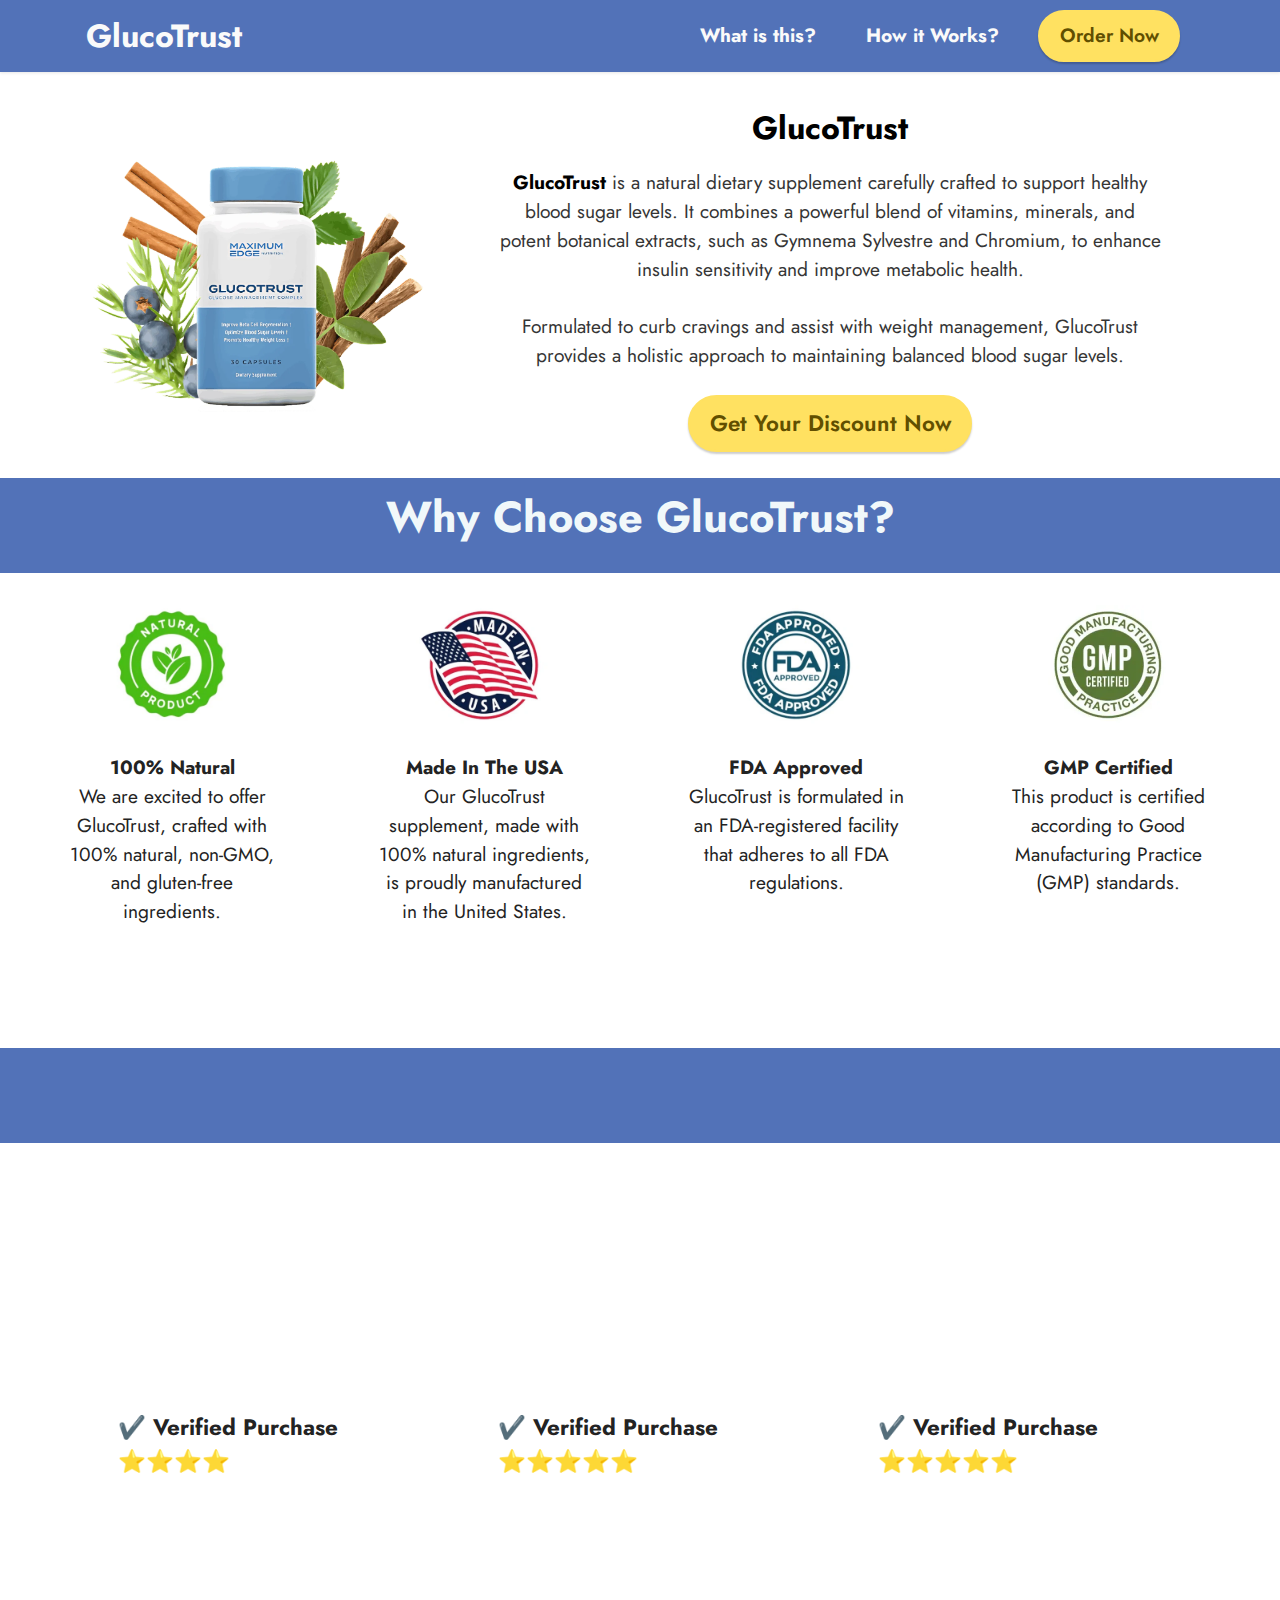
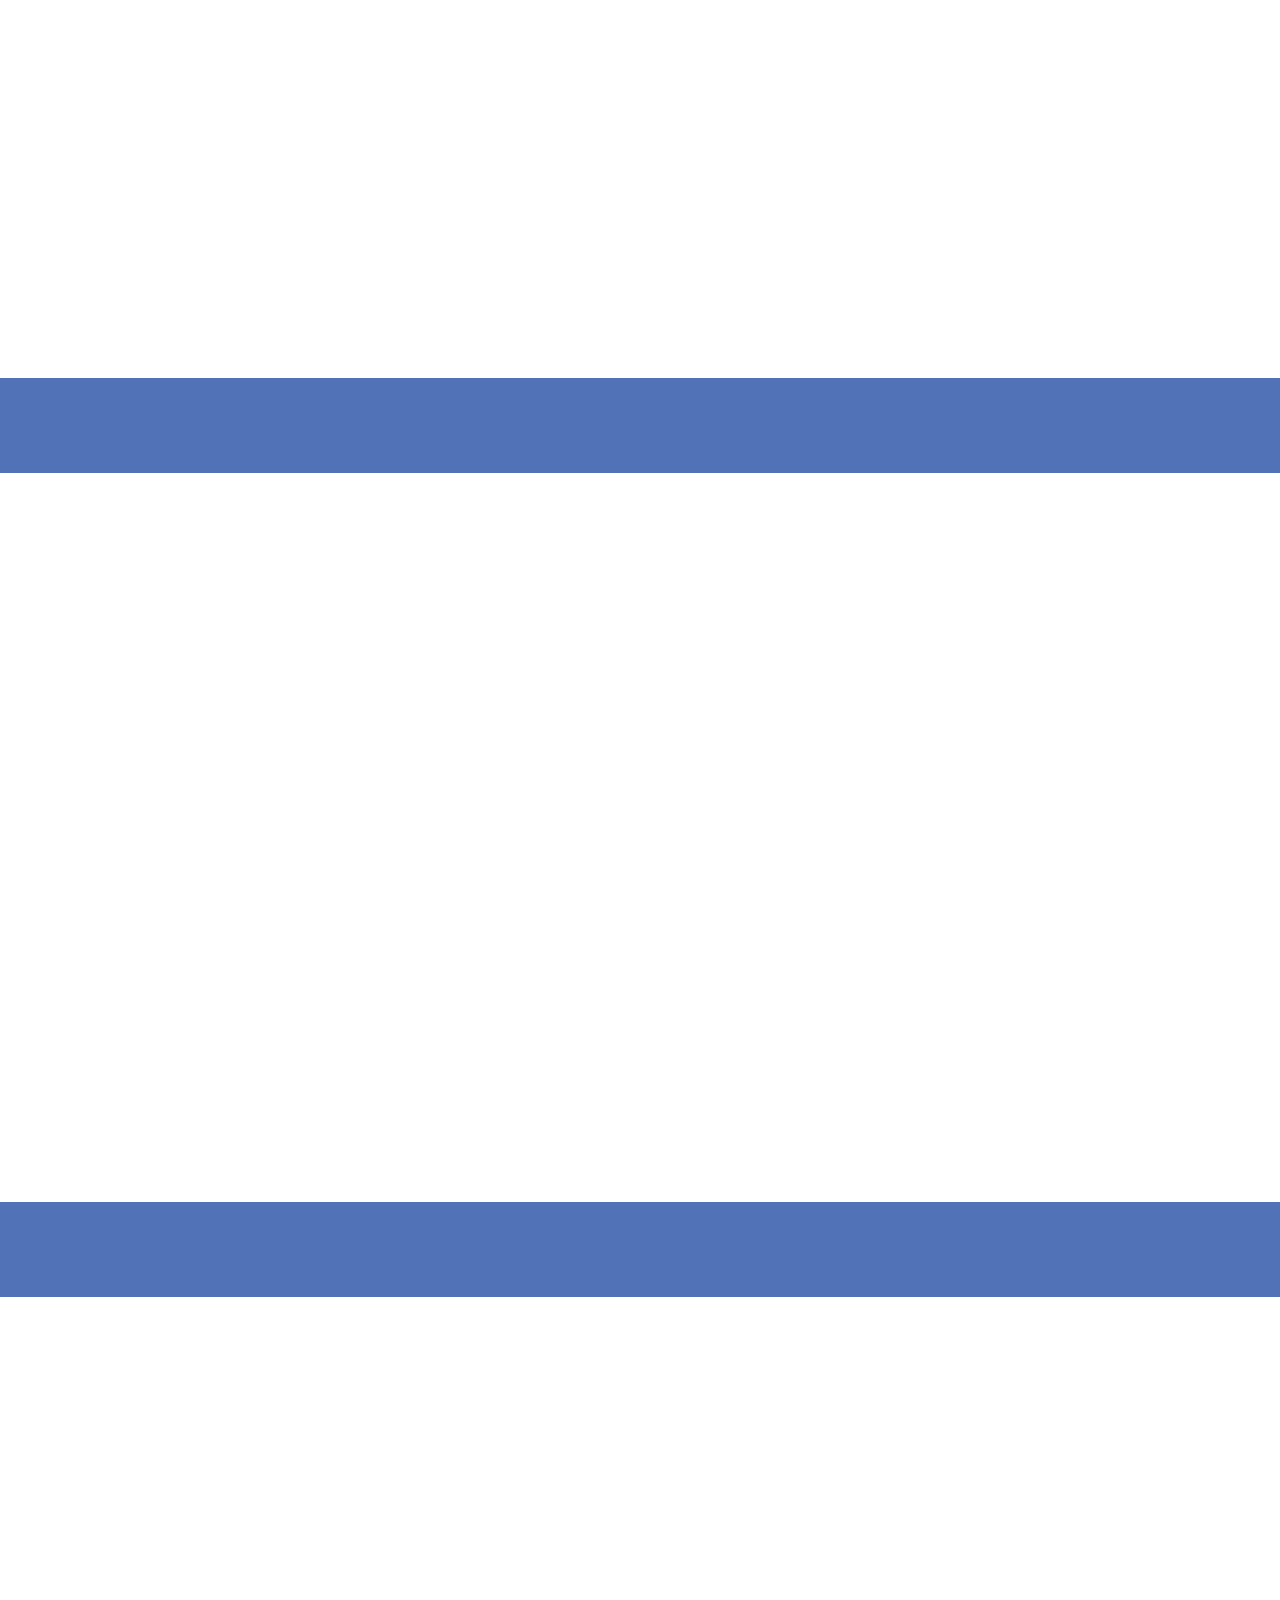
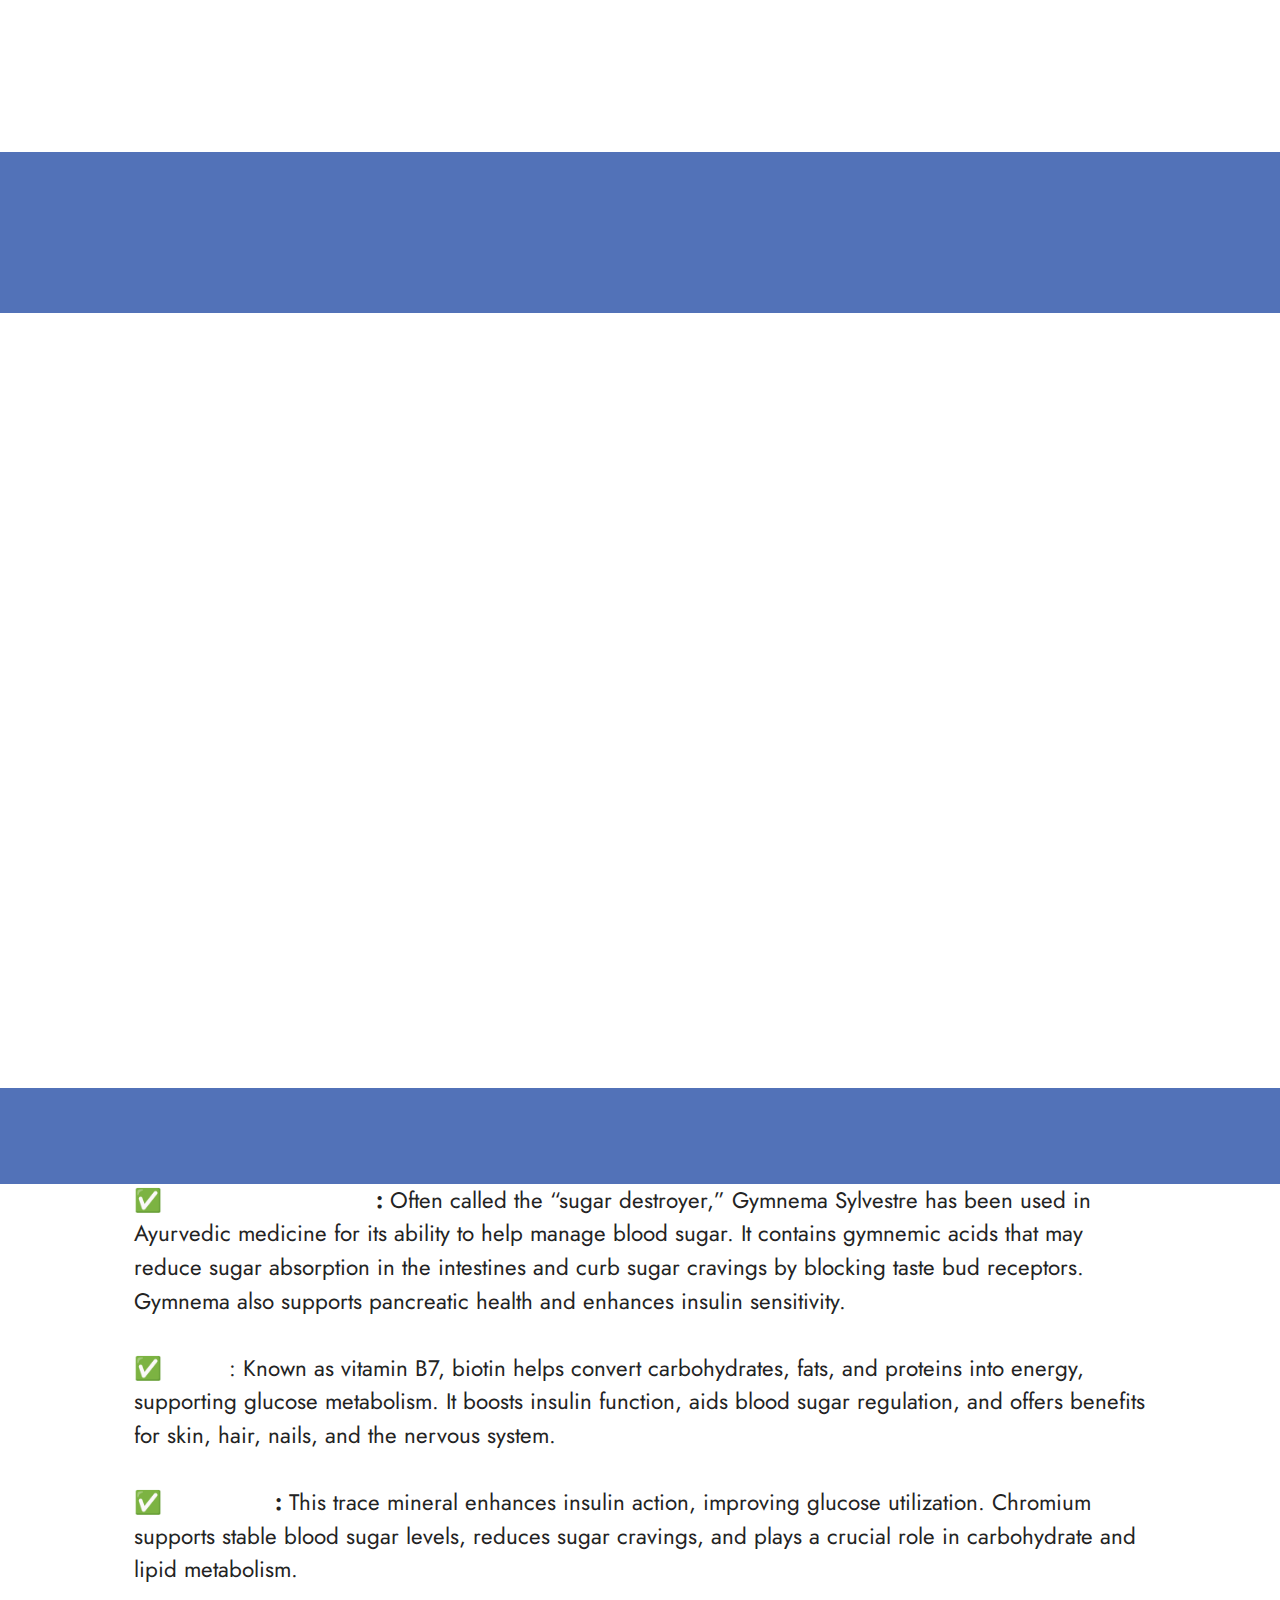
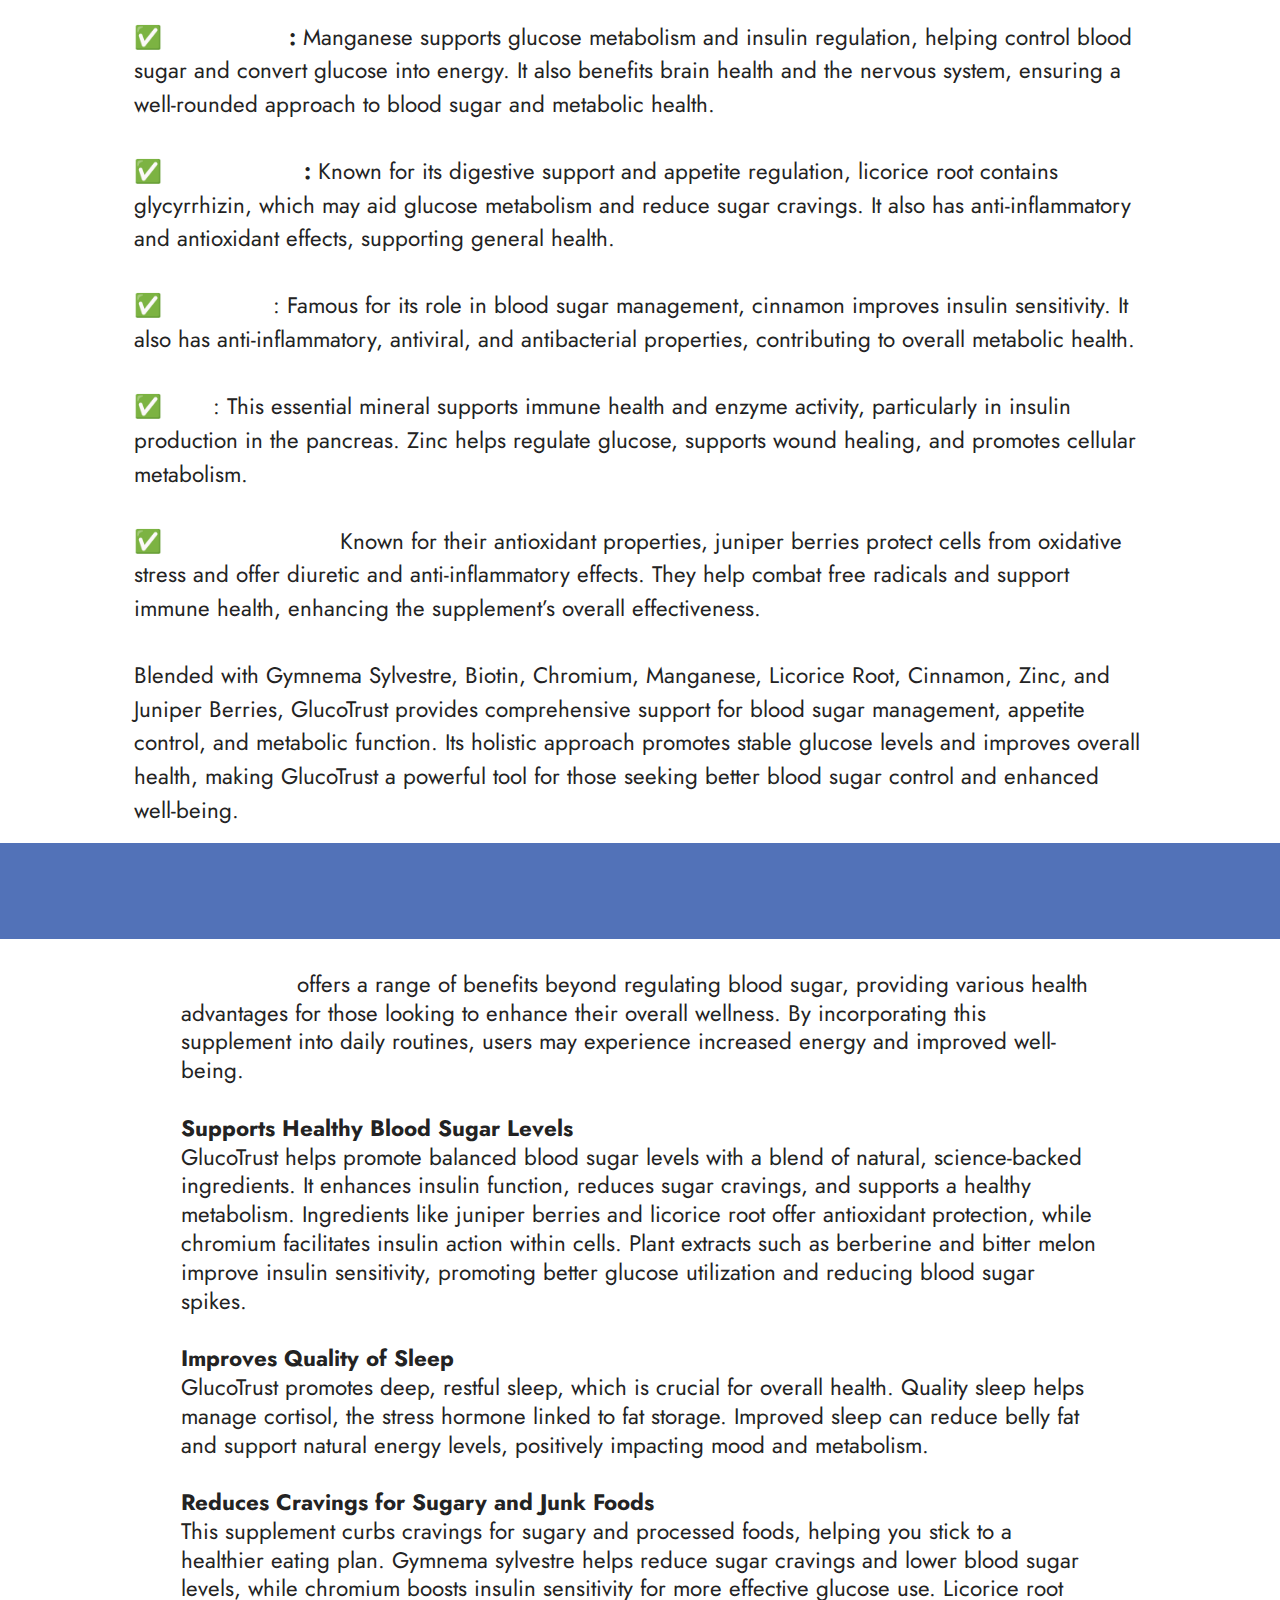
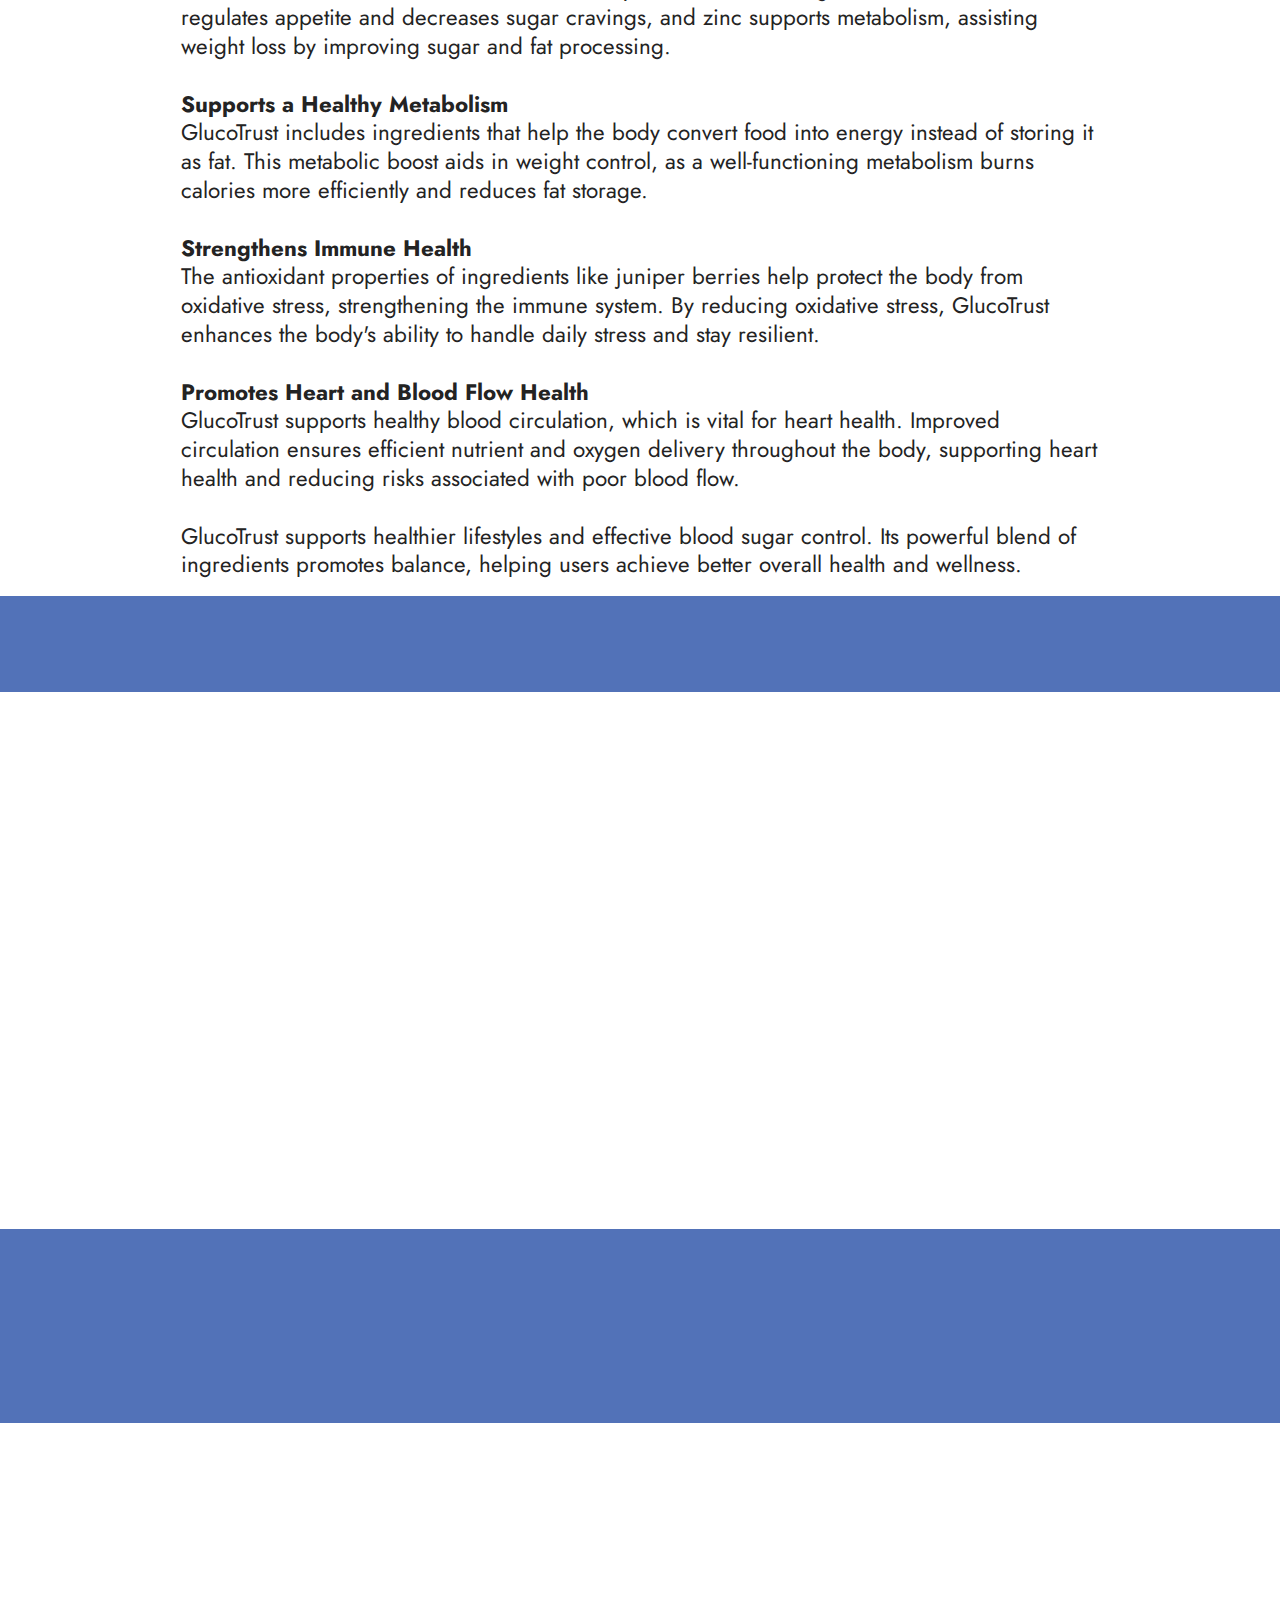
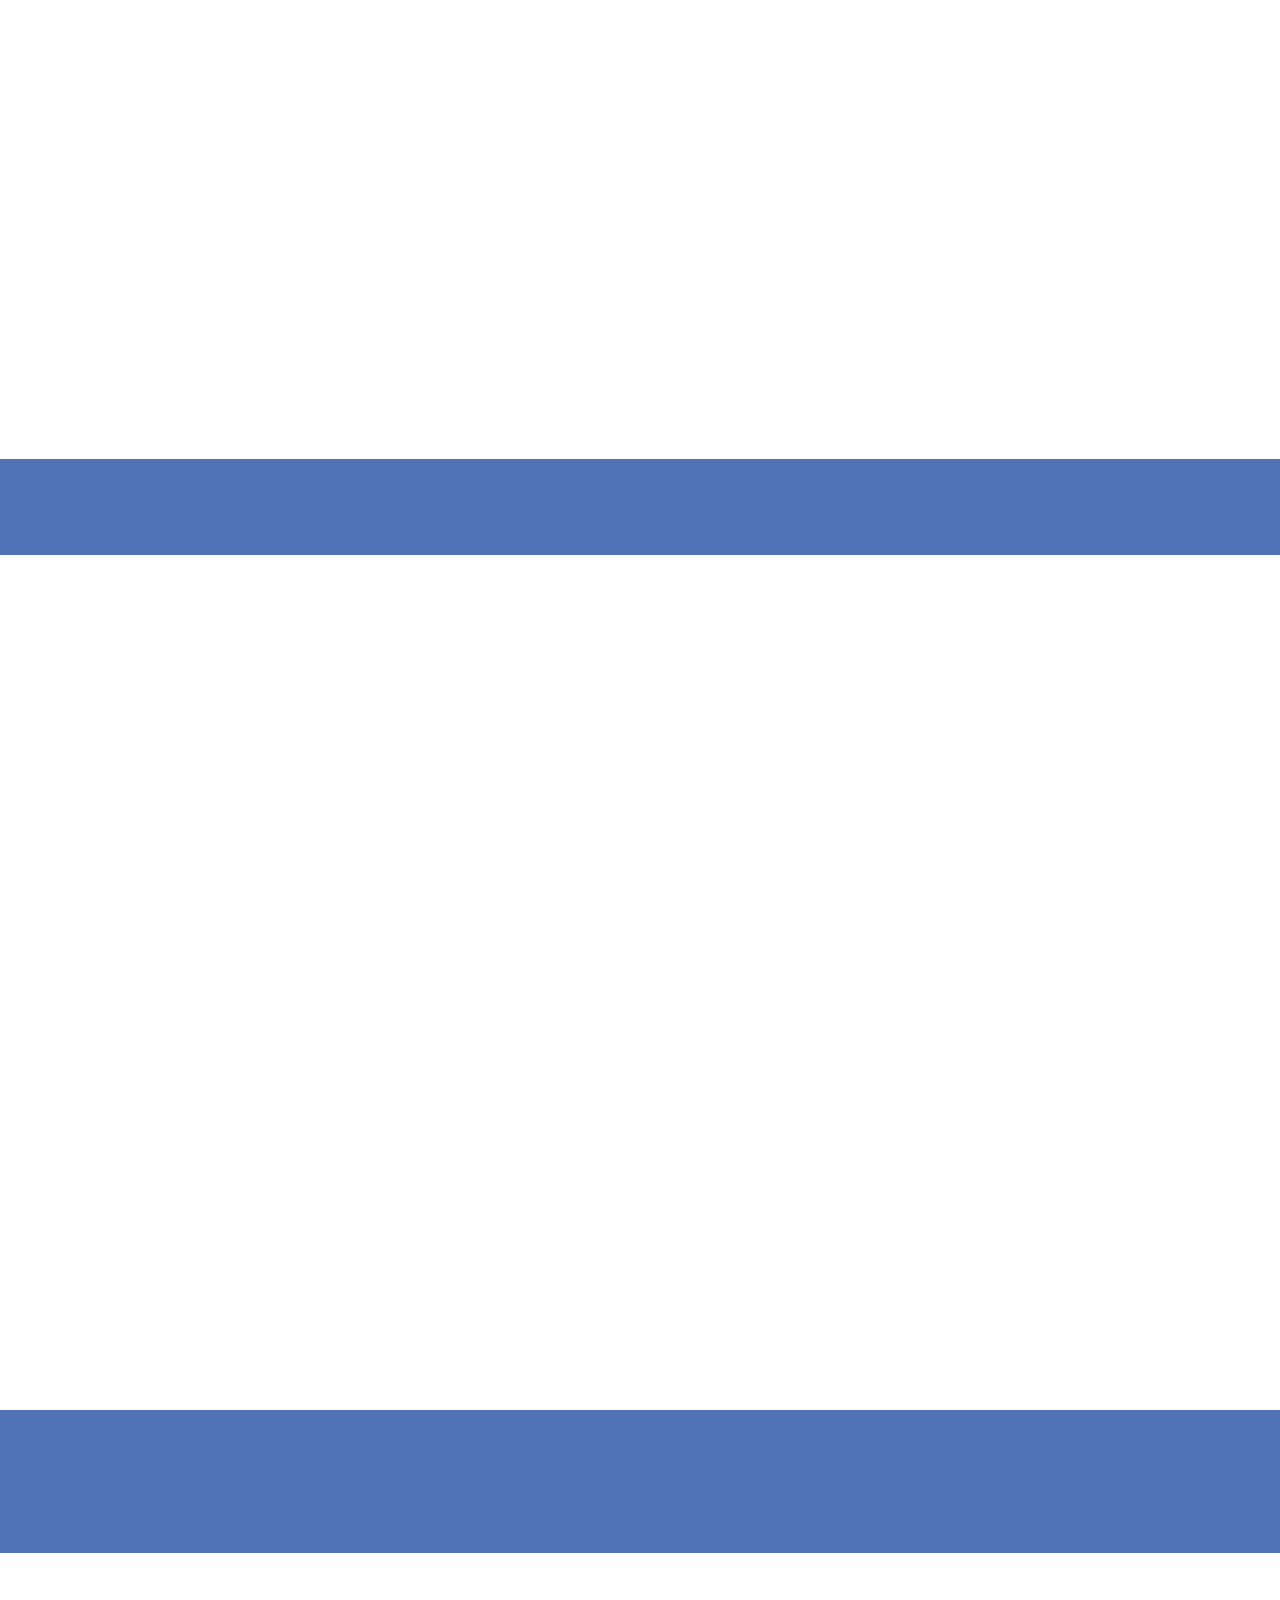
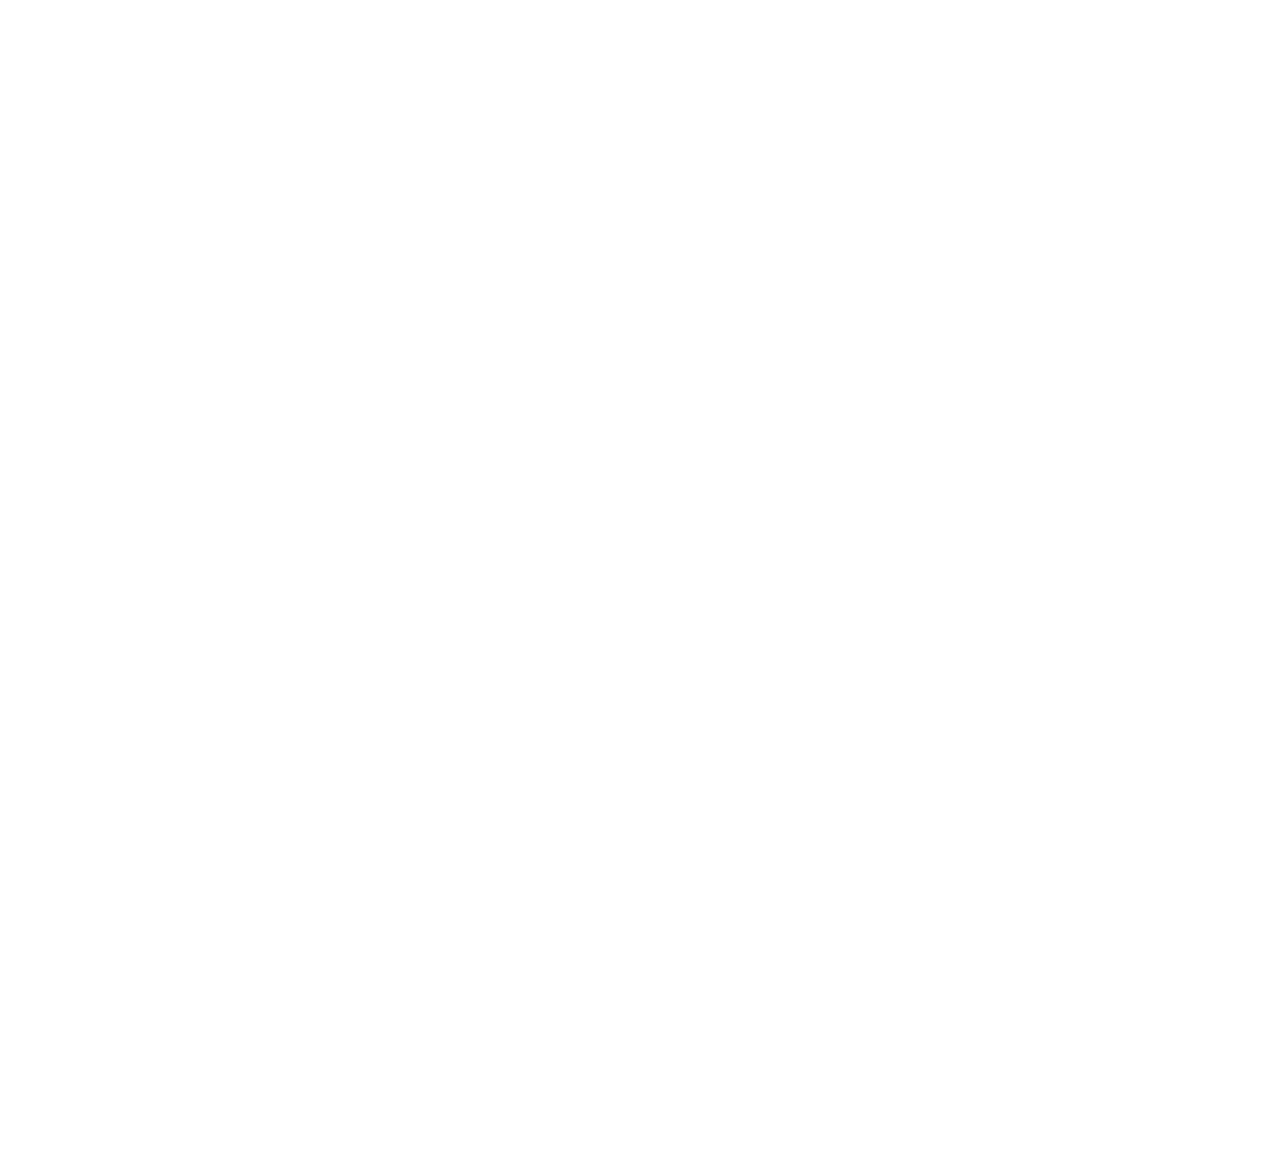
<file: index.html>
<!DOCTYPE html>
<html  lang="en-US">
<head>
  
  <meta charset="UTF-8">
  <meta http-equiv="X-UA-Compatible" content="IE=edge">
  
  <meta name="viewport" content="width=device-width, initial-scale=1, minimum-scale=1">
  <link rel="shortcut icon" href="assets/images/glucotrust-1.webp" type="image/x-icon">
  <meta name="description" content="Explore GlucoTrust reviews, prices, and sales. Buy the original supplement from the official website to support healthy blood sugar and check offers. Buy now.">
  
  
  <title>GlucoTrust - Official Website | Blood Sugar Supplement | Reviews And Price</title>
  <link rel="stylesheet" href="assets/web/assets/mobirise-icons2/mobirise2.css">
  <link rel="stylesheet" href="assets/bootstrap/css/bootstrap.min.css">
  <link rel="stylesheet" href="assets/bootstrap/css/bootstrap-grid.min.css">
  <link rel="stylesheet" href="assets/bootstrap/css/bootstrap-reboot.min.css">
  <link rel="stylesheet" href="assets/animatecss/animate.css">
  <link rel="stylesheet" href="assets/dropdown/css/style.css">
  <link rel="stylesheet" href="assets/socicon/css/styles.css">
  <link rel="stylesheet" href="assets/theme/css/style.css">
  <link rel="preload" href="https://fonts.googleapis.com/css?family=Jost:100,200,300,400,500,600,700,800,900,100i,200i,300i,400i,500i,600i,700i,800i,900i&display=swap" as="style" onload="this.onload=null;this.rel='stylesheet'">
  <noscript><link rel="stylesheet" href="https://fonts.googleapis.com/css?family=Jost:100,200,300,400,500,600,700,800,900,100i,200i,300i,400i,500i,600i,700i,800i,900i&display=swap"></noscript>
  <link rel="preload" as="style" href="assets/mobirise/css/mbr-additional.css"><link rel="stylesheet" href="assets/mobirise/css/mbr-additional.css" type="text/css">

  <meta name="google-site-verification" content="KNgZCDuDso5yqFQIdQHjaf1iaFaMuTITxQ6dmg64-9w" />
  <meta name="msvalidate.01" content="8F3F7891FD71C36701E3EA1CCD046CC5" />
  
    <meta name="keywords" content="GlucoTrust, GlucoTrust reviews, GlucoTrust blood sugar, Buy GlucoTrust original, GlucoTrust Buy, GlucoTrust official, GlucoTrust ingredients, GlucoTrust official website, GlucoTrust benefits, GlucoTrust supplement, GlucoTrust official site" />
<meta http-equiv="content-language" content="en-US"> 
<link rel="canonical" href="https://prohealth103.github.io/glucotrust-offers/" />
<meta name="robots" content="follow, index, max-snippet:-1, max-video-preview:-1, max-image-preview:large"/>
<meta property="og:type" content="website" />
<meta property="og:title" content="GlucoTrust™ | $49/Bottle | Official Website - Sale And Offers" />
<meta property="og:description" content="GlucoTrust™ - Blood sugar control supplement. Visit the official website to read blood sugar reviews and get 70% discount, only $49/bottle today! Buy now." />
<meta property="og:url" content="https://prohealth103.github.io/glucotrust-offers/" />
<meta property="og:image" content="https://prohealth103.github.io/glucotrust-offers/assets/images/glucotrust-supplement-564x443.png" />
<meta property="og:site_name" content="GlucoTrust" />
</head>
<body>
</head>
<body>
  
  <section data-bs-version="5.1" class="menu menu2 cid-tlri9Q7EP6" once="menu" id="GlucoTrust-menu">
    
    <nav class="navbar navbar-dropdown navbar-expand-lg">
        <div class="container">
            <div class="navbar-brand">
                
                <span class="navbar-caption-wrap"><a class="navbar-caption text-white text-primary display-5">GlucoTrust</a></span>
            </div>
            <button class="navbar-toggler" type="button" data-toggle="collapse" data-bs-toggle="collapse" data-target="#navbarSupportedContent" data-bs-target="#navbarSupportedContent" aria-controls="navbarNavAltMarkup" aria-expanded="false" aria-label="Toggle navigation">
                <div class="hamburger">
                    <span></span>
                    <span></span>
                    <span></span>
                    <span></span>
                </div>
            </button>
            <div class="collapse navbar-collapse" id="navbarSupportedContent">
                <ul class="navbar-nav nav-dropdown" data-app-modern-menu="true"><li class="nav-item"><a class="nav-link link text-white text-primary display-4" href="index.html#what-is-Glucotrust"><strong>What is this?</strong></a></li>
                    <li class="nav-item"><a class="nav-link link text-white text-primary display-4" href="index.html#how-does-Glucotrust-work"><strong>How it Works?</strong></a></li></ul>
                
                <div class="navbar-buttons mbr-section-btn"><a class="btn btn-warning display-4" href="https://81byw.com/ngt1?iclid={gclid}">Order Now</a></div>
            </div>
        </div>
    </nav>
</section>

<section data-bs-version="5.1" class="header11 cid-u0R7D0hwZI" id="Glucotrust-intro">

    

    
    

    <div class="container">
        <div class="row justify-content-center">
            <div class="col-12 col-md-4 image-wrapper">
                <img class="w-100" src="assets/images/glucotrust.webp" alt="Glucotrust Complex">
            </div>
            <div class="col-12 col-md">
                <div class="text-wrapper text-center">
                    <h1 class="mbr-section-title mbr-fonts-style mb-3 display-5"><strong>GlucoTrust</strong></h1>
                    <p class="mbr-text mbr-fonts-style display-4"><a href="https://prohealth103.github.io/glucotrust-offers/" class="text-primary"><strong>GlucoTrust</strong></a> is a natural dietary supplement carefully crafted to support healthy blood sugar levels. It combines a powerful blend of vitamins, minerals, and potent botanical extracts, such as Gymnema Sylvestre and Chromium, to enhance insulin sensitivity and improve metabolic health.<br><br>Formulated to curb cravings and assist with weight management, GlucoTrust provides a holistic approach to maintaining balanced blood sugar levels.<br></p>
                    <div class="mbr-section-btn mt-3"><a class="btn btn-warning display-7" href="https://81byw.com/ngt1?iclid={gclid}">Get Your Discount Now</a></div></div></div></div></div></section>

<section data-bs-version="5.1" class="content4 cid-ts4lCCtyQB" id="why-choose-GluoTrust">
    

    
    
    <div class="container">
        <div class="row justify-content-center">
            <div class="title col-md-12 col-lg-12">
                <h2 class="mbr-section-title mbr-fonts-style align-center mb-4 display-2"><strong>Why Choose GlucoTrust?</strong></h2>
                
                
            </div>
        </div>
    </div>
</section>

<section data-bs-version="5.1" class="clients2 cid-tr6KJ7H3U5" id="Glucotrust-proven">

    

    
    
    <div class="container-fluid">
        <div class="row justify-content-center">
            <div class="card col-12 col-md-6 col-lg-3">
                <div class="card-wrapper">
                    <div class="img-wrapper">
                        <img src="assets/images/natural-ingredients-1.webp" alt="100% Natural">
                    </div>
                    <div class="card-box align-center">
                        <h6 class="card-subtitle mbr-fonts-style mb-0 display-4"><strong>
                         100%&nbsp;</strong><strong>Natural</strong></h6>
                        
                        <p class="mbr-text mbr-fonts-style mb-4 display-4">We are excited to offer GlucoTrust, crafted with 100% natural, non-GMO, and gluten-free ingredients.<br></p>
                        
                    </div>
                </div>
            </div>
            <div class="card col-12 col-md-6 col-lg-3">
                <div class="card-wrapper">
                    <div class="img-wrapper">
                        <img src="assets/images/made-in-usa-1.webp" alt="Made In USA">
                    </div>
                    <div class="card-box align-center">
                        <h6 class="card-subtitle mbr-fonts-style mb-0 display-4"><strong>Made In The USA</strong></h6>
                        
                        <p class="mbr-text mbr-fonts-style mb-4 display-4">Our GlucoTrust supplement, made with 100% natural ingredients, is proudly manufactured in the United States.<br><br><br></p>
                        
                    </div>
                </div>
            </div>
            <div class="card col-12 col-md-6 col-lg-3">
                <div class="card-wrapper">
                    <div class="img-wrapper">
                        <img src="assets/images/fda-approved-1.webp" alt="FDA Approved">
                    </div>
                    <div class="card-box align-center">
                        <h6 class="card-subtitle mbr-fonts-style mb-0 display-4"><strong>FDA Approved</strong></h6>
                        
                        <p class="mbr-text mbr-fonts-style mb-4 display-4">GlucoTrust is formulated in an FDA-registered facility that adheres to all FDA regulations.<br></p>
                        
                    </div>
                </div>
            </div>
            <div class="card col-12 col-md-6 col-lg-3">
                <div class="card-wrapper">
                    <div class="img-wrapper">
                        <img src="assets/images/gmp-certifie-400x240.webp" alt="GMP Certified ">
                    </div>
                    <div class="card-box align-center">
                        <h6 class="card-subtitle mbr-fonts-style mb-0 display-4"><strong>GMP Certified</strong></h6>
                        
                        <p class="mbr-text mbr-fonts-style mb-4 display-4">This product is certified according to Good Manufacturing Practice (GMP) standards.<br></p>
                        
                    </div>
                </div>
            </div>
        </div>
    </div>
</section>

<section data-bs-version="5.1" class="content4 cid-tjQaG2G47Y" id="GlucoTrust-review?">
    

    
    
    <div class="container">
        <div class="row justify-content-center">
            <div class="title col-md-12 col-lg-10">
                <h2 class="mbr-section-title mbr-fonts-style align-center mb-4 display-2"><strong>GlucoTrust&nbsp; Customer Reviews</strong><strong><br></strong></h2>
                
                
            </div>
        </div>
    </div>
</section>

<section data-bs-version="5.1" class="content2 cid-ul17rJqKql" id="reviews">
    
    
    <div class="container">
        
        <div class="row mt-4">
            <div class="item features-image сol-12 col-md-6 col-lg-4 active">
                <div class="item-wrapper">
                    <div class="item-img">
                        <img src="assets/images/testimonial-1-280x280.png" alt="review2" title="" data-slide-to="0" data-bs-slide-to="0">
                    </div>
                    <div class="item-content">
                        
                        <h6 class="item-subtitle mbr-fonts-style mt-1 display-7"><div><strong>✔️ Verified Purchase
</strong></div><div><strong>⭐⭐⭐⭐</strong></div></h6>
                        <p class="mbr-text mbr-fonts-style mt-3 display-4">"I've been using GlucoTrust for a few weeks, and the results are incredible! My blood sugar levels have remained stable, and I've experienced a noticeable drop in cravings. I feel more energized and healthier overall, and it has helped me gain better control over my diabetes. I highly recommend it to anyone seeking a natural way to manage blood sugar!"<br><br><strong>Sarah. - Fresno, CA</strong><br>
                        </p>
                    </div>
                    
                </div>
            </div><div class="item features-image сol-12 col-md-6 col-lg-4">
                <div class="item-wrapper">
                    <div class="item-img">
                        <img src="assets/images/testimonial-2-192x192.png" alt="review1" title="" data-slide-to="1" data-bs-slide-to="1">
                    </div>
                    <div class="item-content">
                        
                        <h6 class="item-subtitle mbr-fonts-style mt-1 display-7"><strong>✔️ Verified Purchase
</strong><div><strong>⭐⭐⭐⭐⭐</strong></div></h6>
                        <p class="mbr-text mbr-fonts-style mt-3 display-4">"GlucoTrust has truly been a game changer for me. After years of struggling with blood sugar issues, this supplement has helped regulate my levels and boost my metabolism. The best part is it curbs my sugar cravings, making it easier to maintain a healthier lifestyle. I feel more balanced and in control now, and I'm so grateful I found it!"<br><br><strong>Linda T., Tampa, FL</strong><br></p>
                    </div>
                    
                </div>
            </div>
            
            <div class="item features-image сol-12 col-md-6 col-lg-4">
                <div class="item-wrapper">
                    <div class="item-img">
                        <img src="assets/images/testimonial-3-280x280.png" alt="reviews3" title="">
                    </div>
                    <div class="item-content">
                        
                        <h6 class="item-subtitle mbr-fonts-style mt-1 display-7"><div><strong>✔️ Verified Purchase
</strong></div><div><strong>⭐⭐⭐⭐⭐</strong></div></h6>
                        <p class="mbr-text mbr-fonts-style mt-3 display-4">"I started taking GlucoTrust a month ago, and I've already noticed amazing improvements. My blood sugar is more stable, and I no longer feel sluggish during the day. It's easy to take, and I no longer have to deal with those midday sugar crashes. If you're looking for a way to manage blood sugar and increase energy, this is the solution!"<br><br><strong>Emily C., Boston, MA</strong><br><br></p>
                    </div>
                    
                </div>
            </div>

        </div>
    </div>
</section>

<section data-bs-version="5.1" class="content4 cid-tnZvWznwaG" id="what-is-GlucoTrust">
    

    
    
    <div class="container">
        <div class="row justify-content-center">
            <div class="title col-md-12 col-lg-10">
                <h2 class="mbr-section-title mbr-fonts-style align-center mb-4 display-2"><strong>What is GlucoTrust?</strong></h2>
                
                
            </div>
        </div>
    </div>
</section>

<section data-bs-version="5.1" class="header11 cid-u0R8UvQVM5" id="define-Glucotrust">

    

    
    

    <div class="container">
        <div class="row justify-content-center">
            <div class="col-12 col-md-5 image-wrapper">
                <img class="w-100" src="assets/images/glucotrust.webp" alt="Glucotrust Complex">
            </div>
            <div class="col-12 col-md">
                <div class="text-wrapper text-center">
                    
                    <p class="mbr-text mbr-fonts-style display-4"><a href="https://prohealth103.github.io/glucotrust-offers/" class="text-primary"><strong>GlucoTrust</strong></a> is a natural supplement designed to support healthy blood sugar levels. Its unique formula blends herbs and natural ingredients to enhance insulin sensitivity, reduce sugar cravings, and boost energy. The supplement also aids in weight management by preventing excess sugar from being stored as fat.<br><br>Praised for its use of natural ingredients and holistic approach to health, many users appreciate how GlucoTrust addresses various aspects of blood sugar regulation, including promoting healthy sleep and balancing hormones.<br><br>Available online, GlucoTrust can be purchased directly from the manufacturer, which offers a 60-day money-back guarantee for a risk-free trial. Special offers and subscription options are available, allowing customers to receive regular shipments at discounted prices, with the flexibility to cancel anytime. Customer support is readily available via email and live chat for assistance.<br><br>With a remarkable 4.8/5-star rating from 12,385 reviews, GlucoTrust reflects the positive impact it has had on users in managing their blood sugar levels and supporting their diabetes journey.<br></p>
                    <div class="mbr-section-btn mt-3"><a class="btn btn-warning display-7" href="https://81byw.com/ngt1?iclid={gclid}">Visit This Official Website</a></div>
                </div>
            </div>
        </div>
    </div>
</section>

<section data-bs-version="5.1" class="content4 cid-ttL2qveyjj" id="how-does-GlucoTrust-work">
    

    
    
    <div class="container">
        <div class="row justify-content-center">
            <div class="title col-md-12 col-lg-10">
                <h3 class="mbr-section-title mbr-fonts-style align-center mb-4 display-2"><strong>How Does GlucoTrust Work?</strong></h3>
                
                
            </div>
        </div>
    </div>
</section>

<section data-bs-version="5.1" class="content5 cid-tZIvv5UERd" id="Glucotrust-work">
    
    <div class="container">
        <div class="row justify-content-center">
            <div class="col-md-12 col-lg-10">
                
                
                <p class="mbr-text mbr-fonts-style display-4"><a href="https://prohealth103.github.io/glucotrust-offers/" class="text-primary"><strong>GlucoTrust</strong></a> supports essential areas that help maintain healthy blood sugar levels and overall wellness. Its formula combines key nutrients that encourage the body to manage blood sugar naturally. By improving insulin function, GlucoTrust helps regulate glucose levels, keeping them within a stable range.<br><br>In addition to blood sugar support, GlucoTrust aids in controlling cravings, particularly for sugary and processed foods, making it beneficial for those focused on healthy glucose levels. The blend also promotes restful, deep sleep, helping balance hormones like cortisol and leptin. Proper cortisol levels prevent belly fat buildup, while leptin helps control hunger and cravings.<br><br>The ingredients in GlucoTrust also boost metabolism, enabling the body to convert food into energy more efficiently. By targeting these key areas, GlucoTrust supports blood sugar balance, assists with weight management, and promotes overall health, making it an ideal choice for those looking to maintain steady blood sugar and improve their well-being.<br></p>
            </div>
        </div>
    </div>
</section>

<section data-bs-version="5.1" class="content4 cid-thnVtvFlCl" id="Buy-now-GlucoTrust">
    

    
    
    <div class="container">
        <div class="row justify-content-center">
            <div class="title col-md-12 col-lg-10">
                <h2 class="mbr-section-title mbr-fonts-style align-center mb-4 display-2">Limited Time Special Offer - Act Now!</h2>
                <h2 class="mbr-section-subtitle align-center mbr-fonts-style mb-4 display-7">Secure Your Reserved GlucoTrust While Stocks Last</h2>
                
            </div>
        </div>
    </div>
</section>

<section data-bs-version="5.1" class="image3 cid-tECQMYyOVY" id="Glucotrust-price-table">
    

    
    

    <div class="container">
        <div class="row justify-content-center">
            <div class="col-12 col-lg-11">
                <div class="image-wrapper">
                    <a href="https://81byw.com/ngt1?iclid={gclid}"><img src="assets/images/glucotrust-pricing-729x535.jpg" alt="price table"></a>
                    
                </div>
            </div>
        </div>
    </div>
</section>

<section data-bs-version="5.1" class="content4 cid-tiri2sXcvc" id="GlucoTrust-Ingredients">
    

    
    
    <div class="container">
        <div class="row justify-content-center">
            <div class="title col-md-12 col-lg-10">
                <h2 class="mbr-section-title mbr-fonts-style align-center mb-4 display-2"><strong>GlucoTrust Ingredients</strong></h2>
                
                
            </div>
        </div>
    </div>
</section>

<section data-bs-version="5.1" class="content8 cid-ul1dj8W68x" id="ingredients">
    
    <div class="container">
        <div class="row justify-content-center">
            <div class="counter-container col-md-12 col-lg-11">
                
                <div class="mbr-text mbr-fonts-style display-7">
                    <ul>
					
					
                        </ul><div>✅<strong> <b><b><a href="https://www.verywellhealth.com/gymnema-sylvestre-4692940" class="text-primary" target="_blank"><b>Gymnema Sylvestre</b></a>:</b> </b></strong>Often called the “sugar destroyer,” Gymnema Sylvestre has been used in Ayurvedic medicine for its ability to help manage blood sugar. It contains gymnemic acids that may reduce sugar absorption in the intestines and curb sugar cravings by blocking taste bud receptors. Gymnema also supports pancreatic health and enhances insulin sensitivity.</div><div><br></div><div>✅<a href="https://ods.od.nih.gov/factsheets/Biotin-HealthProfessional/" class="text-primary" target="_blank"> </a><a href="https://ods.od.nih.gov/factsheets/Biotin-HealthProfessional/" class="text-primary" target="_blank"><strong>Biotin</strong></a>: Known as vitamin B7, biotin helps convert carbohydrates, fats, and proteins into energy, supporting glucose metabolism. It boosts insulin function, aids blood sugar regulation, and offers benefits for skin, hair, nails, and the nervous system.</div><div><br></div><div>✅ <strong><a href="https://www.chromium.org/" class="text-primary" target="_blank"><b>Chromium</b></a>:</strong> This trace mineral enhances insulin action, improving glucose utilization. Chromium supports stable blood sugar levels, reduces sugar cravings, and plays a crucial role in carbohydrate and lipid metabolism.</div><div><br></div><div>✅ <strong><a href="https://en.wikipedia.org/wiki/Manganese#:~:text=Manganese%20is%20a%20chemical%20element,uses%2C%20particularly%20in%20stainless%20steels." class="text-primary" target="_blank"><b>Manganese</b></a>: </strong>Manganese supports glucose metabolism and insulin regulation, helping control blood sugar and convert glucose into energy. It also benefits brain health and the nervous system, ensuring a well-rounded approach to blood sugar and metabolic health.</div><div><br></div><div>✅ <strong><a href="https://www.healthline.com/nutrition/licorice-root" class="text-primary" target="_blank"><b>Licorice Root</b></a>:</strong> Known for its digestive support and appetite regulation, licorice root contains glycyrrhizin, which may aid glucose metabolism and reduce sugar cravings. It also has anti-inflammatory and antioxidant effects, supporting general health.</div><div><br></div><div>✅<a href="https://en.wikipedia.org/wiki/Cinnamon" class="text-primary" target="_blank"> </a><a href="https://en.wikipedia.org/wiki/Cinnamon" class="text-primary" target="_blank"><strong>Cinnamon</strong></a>: Famous for its role in blood sugar management, cinnamon improves insulin sensitivity. It also has anti-inflammatory, antiviral, and antibacterial properties, contributing to overall metabolic health.</div><div><br></div><div>✅<strong><a href="https://ods.od.nih.gov/factsheets/Zinc-HealthProfessional/" class="text-primary" target="_blank"> </a><a href="https://ods.od.nih.gov/factsheets/Zinc-HealthProfessional/" class="text-primary" target="_blank"><b>Zinc</b></a></strong>: This essential mineral supports immune health and enzyme activity, particularly in insulin production in the pancreas. Zinc helps regulate glucose, supports wound healing, and promotes cellular metabolism.</div><div><br></div><div>✅<strong> <a href="https://en.wikipedia.org/wiki/Juniper_berry" class="text-primary"><b>Juniper Berries</b></a></strong><a href="https://en.wikipedia.org/wiki/Juniper_berry" class="text-primary">:</a> Known for their antioxidant properties, juniper berries protect cells from oxidative stress and offer diuretic and anti-inflammatory effects. They help combat free radicals and support immune health, enhancing the supplement’s overall effectiveness.</div><div><br></div><div>Blended with Gymnema Sylvestre, Biotin, Chromium, Manganese, Licorice Root, Cinnamon, Zinc, and Juniper Berries, GlucoTrust provides comprehensive support for blood sugar management, appetite control, and metabolic function. Its holistic approach promotes stable glucose levels and improves overall health, making GlucoTrust a powerful tool for those seeking better blood sugar control and enhanced well-being.</div><ul><li><strong>
</strong></li><li><strong>
</strong></li><li><strong>
</strong></li><li><strong>
</strong></li><li><strong>
</strong></li><li><strong>
</strong></li><li><strong>
</strong></li>
                    </ul>
                </div>
            </div>
        </div>
    </div>
</section>

<section data-bs-version="5.1" class="content4 cid-tkY1ZPi1a3" id="GlucoTrust-benefits">
    

    
    
    <div class="container">
        <div class="row justify-content-center">
            <div class="title col-md-12 col-lg-10">
                <h3 class="mbr-section-title mbr-fonts-style align-center mb-4 display-2"><strong>Benefits of GlucoTrust</strong></h3>
                
                
            </div>
        </div>
    </div>
</section>

<section data-bs-version="5.1" class="content8 cid-tZwP014g8b" id="Glucotrust-benefit">
    
    <div class="container">
        <div class="row justify-content-center">
            <div class="counter-container col-md-12 col-lg-10">
                
                <div class="mbr-text mbr-fonts-style display-4">
                    <div><span style="font-size: 22.4px;"><strong><a href="https://prohealth103.github.io/glucotrust-offers/" class="text-primary"><b>GlucoTrust</b></a> </strong>offers a range of benefits beyond regulating blood sugar, providing various health advantages for those looking to enhance their overall wellness. By incorporating this supplement into daily routines, users may experience increased energy and improved well-being.</span></div><div><span style="font-size: 22.4px;"><strong><br></strong></span></div><div><span style="font-size: 22.4px;"><strong>Supports Healthy Blood Sugar Levels</strong></span></div><div><span style="font-size: 22.4px;">GlucoTrust helps promote balanced blood sugar levels with a blend of natural, science-backed ingredients. It enhances insulin function, reduces sugar cravings, and supports a healthy metabolism. Ingredients like juniper berries and licorice root offer antioxidant protection, while chromium facilitates insulin action within cells. Plant extracts such as berberine and bitter melon improve insulin sensitivity, promoting better glucose utilization and reducing blood sugar spikes.</span></div><div><span style="font-size: 22.4px;"><strong><br></strong></span></div><div><span style="font-size: 22.4px;"><strong>Improves Quality of Sleep</strong></span></div><div><span style="font-size: 22.4px;">GlucoTrust promotes deep, restful sleep, which is crucial for overall health. Quality sleep helps manage cortisol, the stress hormone linked to fat storage. Improved sleep can reduce belly fat and support natural energy levels, positively impacting mood and metabolism.</span></div><div><span style="font-size: 22.4px;"><strong><br></strong></span></div><div><span style="font-size: 22.4px;"><strong>Reduces Cravings for Sugary and Junk Foods</strong></span></div><div><span style="font-size: 22.4px;">This supplement curbs cravings for sugary and processed foods, helping you stick to a healthier eating plan. Gymnema sylvestre helps reduce sugar cravings and lower blood sugar levels, while chromium boosts insulin sensitivity for more effective glucose use. Licorice root regulates appetite and decreases sugar cravings, and zinc supports metabolism, assisting weight loss by improving sugar and fat processing.</span></div><div><span style="font-size: 22.4px;"><strong><br></strong></span></div><div><span style="font-size: 22.4px;"><strong>Supports a Healthy Metabolism</strong></span></div><div><span style="font-size: 22.4px;">GlucoTrust includes ingredients that help the body convert food into energy instead of storing it as fat. This metabolic boost aids in weight control, as a well-functioning metabolism burns calories more efficiently and reduces fat storage.</span></div><div><span style="font-size: 22.4px;"><strong><br></strong></span></div><div><span style="font-size: 22.4px;"><strong>Strengthens Immune Health</strong></span></div><div><span style="font-size: 22.4px;">The antioxidant properties of ingredients like juniper berries help protect the body from oxidative stress, strengthening the immune system. By reducing oxidative stress, GlucoTrust enhances the body's ability to handle daily stress and stay resilient.</span></div><div><span style="font-size: 22.4px;"><strong><br></strong></span></div><div><span style="font-size: 22.4px;"><strong>Promotes Heart and Blood Flow Health</strong></span></div><div><span style="font-size: 22.4px;">GlucoTrust supports healthy blood circulation, which is vital for heart health. Improved circulation ensures efficient nutrient and oxygen delivery throughout the body, supporting heart health and reducing risks associated with poor blood flow.</span></div><div><span style="font-size: 22.4px;"><strong><br></strong></span></div><div><span style="font-size: 22.4px;">GlucoTrust supports healthier lifestyles and effective blood sugar control. Its powerful blend of ingredients promotes balance, helping users achieve better overall health and wellness.</span></div><div><span style="font-size: 22.4px;"><strong>
</strong></span></div><div><span style="font-size: 22.4px;"><strong>
</strong></span></div><div><span style="font-size: 22.4px;"><strong>
</strong></span></div><div><span style="font-size: 22.4px;"><strong>
</strong></span></div><div><span style="font-size: 22.4px;"><strong>
</strong></span></div><div><span style="font-size: 22.4px;"><strong>
</strong></span></div><div><span style="font-size: 22.4px;"><strong>
</strong></span></div><div><span style="font-size: 22.4px;"><strong>
</strong></span></div><div><span style="font-size: 22.4px;"><strong>
</strong></span></div><div><span style="font-size: 22.4px;"><strong>
</strong></span></div><div><span style="font-size: 22.4px;"><strong>
</strong></span></div><div><span style="font-size: 22.4px;"><strong>
</strong></span></div><div><span style="font-size: 22.4px;"><strong>
</strong></span></div><div><strong>
</strong></div><div>
</div><div><strong> 
</strong></div><ul><li><strong>
</strong></li></ul></div></div></div></div></section>

<section data-bs-version="5.1" class="content4 cid-ttL2XsGSEz" id="money-back-policy-of-GlucoTrust">
    

    
    
    <div class="container">
        <div class="row justify-content-center">
            <div class="title col-md-12 col-lg-10">
                <h2 class="mbr-section-title mbr-fonts-style align-center mb-4 display-2">
<div><strong>60-Days Money Back Guarantee</strong></div></h2>
                
                
            </div>
        </div>
    </div>
</section>

<section data-bs-version="5.1" class="features7 cid-udo9wmye50" id="60-Day-guarantee">
    <!---->
    

    
    
    <div class="container">
        <div class="card-wrapper">
            <div class="row align-items-center">
                <div class="col-12 col-lg-5">
                    <div class="image-wrapper">
                        <img src="assets/images/untitled-design-46-680x450.png" alt="60days">
                    </div>
                </div>
                <div class="col-12 col-lg">
                    <div class="text-box">
                        
                        <p class="mbr-text mbr-fonts-style display-7"><strong>Refund Policy
<br>60-Days Money-Back Guarantee
</strong><br>GlucoTrust comes with a 100% money-back guarantee for a full 60 days from your original purchase.
<br>
<br>If you're not completely satisfied with GlucoTrust, your results, or your experience within the first 60 days, just reach out to our award-winning U.S based customer support team. We’ll process your refund within 48 hours.
<br><br></p>
                        
                        <div class="mbr-section-btn pt-3"><a class="btn btn-warning display-4" href="https://81byw.com/ngt1?iclid={gclid}">Order Your Bottle Now</a></div>
                    </div>
                </div>
            </div>
        </div>
    </div>
</section>

<section data-bs-version="5.1" class="content4 cid-tirq1juPYE" id="buy-GlucoTrust">
    

    
    
    <div class="container">
        <div class="row justify-content-center">
            <div class="title col-md-12 col-lg-10">
                <h2 class="mbr-section-title mbr-fonts-style align-center mb-4 display-2"><strong>Limited Time Special Pricing - Act Now!</strong></h2>
                <h2 class="mbr-section-subtitle align-center mbr-fonts-style mb-4 display-7"><div><strong>Secure Your Reserved GlucoTrust While Stocks Last</strong></div><div><br></div></h2>
                
            </div>
        </div>
    </div>
</section>

<section data-bs-version="5.1" class="image3 cid-tEAit8phYd" id="Glucotrust-bottle">
    

    
    

    <div class="container">
        <div class="row justify-content-center">
            <div class="col-12 col-lg-9">
                <div class="image-wrapper">
                    <a href="https://81byw.com/ngt1?iclid={gclid}"><img src="assets/images/glucotrust-pricing-729x535.jpg" alt="Price table"></a>
                    
                </div>
            </div>
        </div>
    </div>
</section>

<section data-bs-version="5.1" class="content4 cid-ttPBstFT9k" id="FAQs">
    

    
    
    <div class="container">
        <div class="row justify-content-center">
            <div class="title col-md-12 col-lg-10">
                <h2 class="mbr-section-title mbr-fonts-style align-center mb-4 display-5"><strong>GlucoTrust Frequently Asked Questions</strong></h2>
                
                
            </div>
        </div>
    </div>
</section>

<section data-bs-version="5.1" class="content5 cid-ucsqA2xOw4" id="Glucotrust-FAQ">
    
    <div class="container">
        <div class="row justify-content-center">
            <div class="col-md-12 col-lg-10">
                
                
                <p class="mbr-text mbr-fonts-style display-4"><strong>Is GlucoTrust safe to use?</strong><br>GlucoTrust is generally safe for most people when taken as directed. It is made with natural ingredients and undergoes quality checks to ensure safety.<br><br><strong>How should GlucoTrust be taken?</strong><br>The recommended dosage for GlucoTrust is one capsule per day, taken before bedtime. This timing helps maximize its benefits by supporting blood sugar regulation overnight and promoting restful sleep, which is essential for overall health.<br><br><strong>Can GlucoTrust replace diabetes medication?</strong><br>GlucoTrust is not intended to replace prescribed diabetes medications. It is designed to complement a healthy lifestyle and should be used alongside a balanced diet and regular exercise.<br><br><strong>What results can users expect?</strong><br>Users may experience benefits such as better blood sugar control, improved sleep quality, and reduced cravings for unhealthy foods. Results can vary depending on individual health and lifestyle choices, with consistent use and a healthy diet enhancing effectiveness.<br><br><strong>Where can GlucoTrust be purchased?</strong><br>GlucoTrust is available exclusively through the official website to ensure authenticity and quality. Purchasing directly from the manufacturer guarantees that customers receive genuine products, along with any special deals or discounts offered.<br><br><strong>What is the refund policy for GlucoTrust?</strong><br>GlucoTrust offers a 60-day money-back guarantee. If customers are not satisfied with the product, they can return it within this period for a full refund, no questions asked. This policy reflects the manufacturer's confidence in their product and dedication to customer satisfaction.<br><br></p>
            </div>
        </div>
    </div>
</section>

<section data-bs-version="5.1" class="content4 cid-ttPBZNu3xS" id="GlucoTrust-order">
    

    
    
    <div class="container">
        <div class="row justify-content-center">
            <div class="title col-md-12 col-lg-9">
                <h2 class="mbr-section-title mbr-fonts-style align-center mb-4 display-2">
<div><strong>Don't Wait Any Longer! Order Your Discounted Bottle Now!</strong></div></h2>
                
                
            </div>
        </div>
    </div>
</section>

<section data-bs-version="5.1" class="header12 cid-udo9CQXbf3" id="order">
  

  
  

  <div class="text-center container">
    <div class="row mb-4 justify-content-center">
      <div class="col-12 col-md-5">
        <a href="https://cctvprod.com/prx2?iclid={gclid}"><img class="w-100" src="assets/images/glucotrust-buy.webp" alt="order"></a>
      </div>
    </div>
    <div class="row justify-content-center">
      <div class="col-md-12 content-head">
        <h1 class="mbr-section-title mbr-fonts-style mb-4 display-5"><strong>Today's Price: $49/per bottle
</strong><div>
</div><div>Regular Price: <strike style="">$99/per bottle</strike></div></h1>
        
        <div class="mbr-section-btn mt-4"><a class="btn btn-warning display-7" href="https://81byw.com/ngt1?iclid={gclid}">Order Your Bottle Here</a></div>
      </div>
    </div>
  </div>
</section>

<section data-bs-version="5.1" class="content5 cid-u1g7aFiLxm" id="fda-Glucotrust">
    
    <div class="container">
        <div class="row justify-content-center">
            <div class="col-md-12 col-lg-12">
                
                
                <p class="mbr-text mbr-fonts-style display-4">Please note that the information provided is not intended to replace consultation with a qualified medical professional. We encourage you to discuss any changes you make to your lifestyle with your physician. If you have any concerns or questions about medical conditions, please contact your doctor.<br><br>Statements on this website have not been evaluated by the Food and Drug Administration. These products are not intended to diagnose, treat, cure, or prevent any disease. If you are pregnant, nursing, taking medication, or have a medical condition, please consult your physician before using our products.<br><br>The content on this website, including the product for sale, represents the author's opinion and is provided on an "AS IS" and "AS AVAILABLE" basis. We recommend that you do your own research and confirm the information with other reliable sources. Always review the information carefully with your healthcare provider before using any protocols or products presented here.<br><br>ClickBank is the retailer of products on this site. CLICKBANK® is a registered trademark of Click Sales, Inc., a Delaware corporation located at 1444 South Entertainment Ave, Suite 410, Boise, Idaho, 83709, USA, and is used by permission. ClickBank’s role as a retailer does not imply endorsement, approval, or review of these products, claims, statements, or opinions presented.<br><br>*For international orders (outside of the United States), additional shipping fees will apply.<br><br><a href="privacypolicy.html#Privacy-Policy" class="text-primary">Privacy Policy</a><br><a href="desclaimer.html#Desclmier" class="text-primary">Disclaimer</a><br><a href="desclaimer.html#Desclmier" class="text-primary">Terms</a><br>© Copyright 2024 GlucoTrust. All Rights Reserved.<br></p>
            </div>
        </div>
    </div>
<a href="https://glucotrust-offers.netlify.app/" class="hidden-link"></a>
<a href="https://usa-live.com/glucotrust-the-makers-of-glucotrust-follow-strict-safety-rules-that-match-fda-and-gmp-standards-so-its-safe-to-use/" class="hidden-link"></a>


</section>


<script src="assets/bootstrap/js/bootstrap.bundle.min.js"></script>
  <script src="assets/smoothscroll/smooth-scroll.js"></script>
  <script src="assets/ytplayer/index.js"></script>
  <script src="assets/dropdown/js/navbar-dropdown.js"></script>
  <script src="assets/theme/js/script.js"></script>
  
  
  
 <div id="scrollToTop" class="scrollToTop mbr-arrow-up"><a style="text-align: center;"><i class="mbr-arrow-up-icon mbr-arrow-up-icon-cm cm-icon cm-icon-smallarrow-up"></i></a></div>
    <input name="animation" type="hidden">
  </body>
</html>
</file>
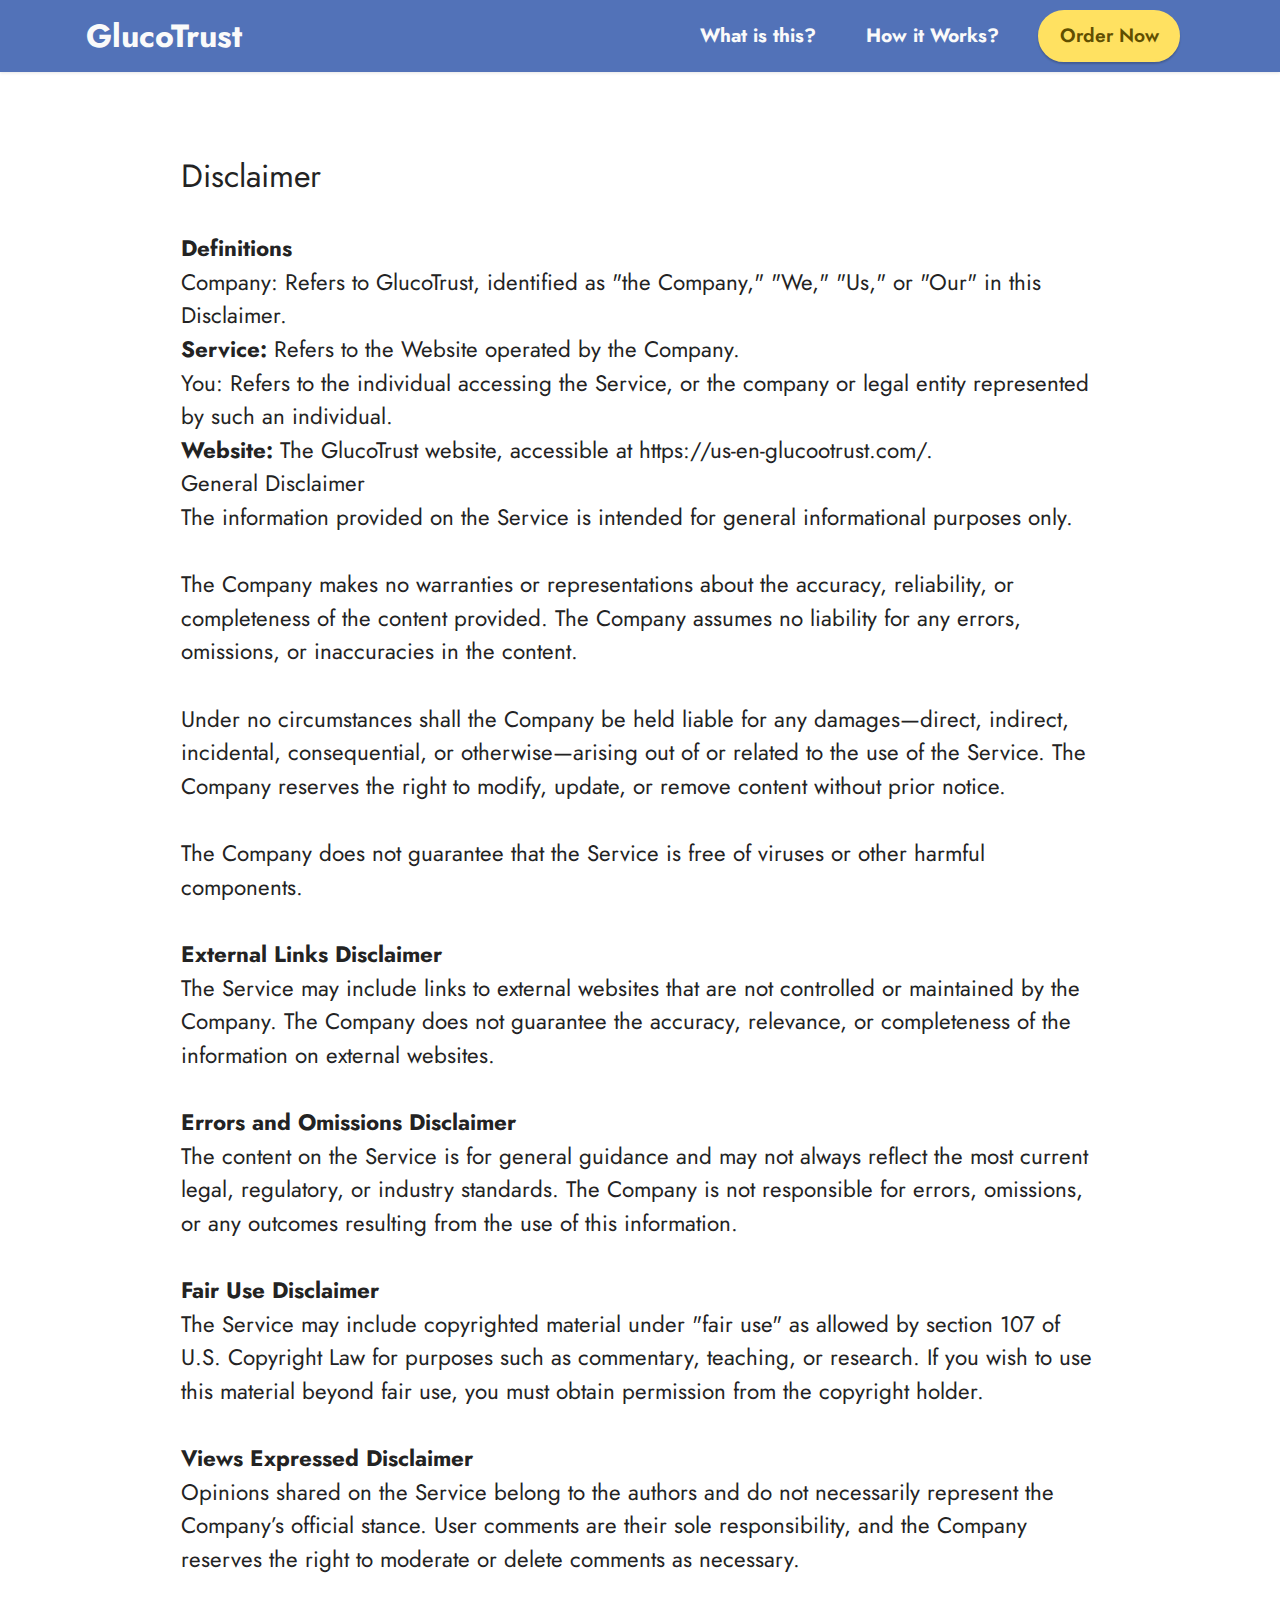
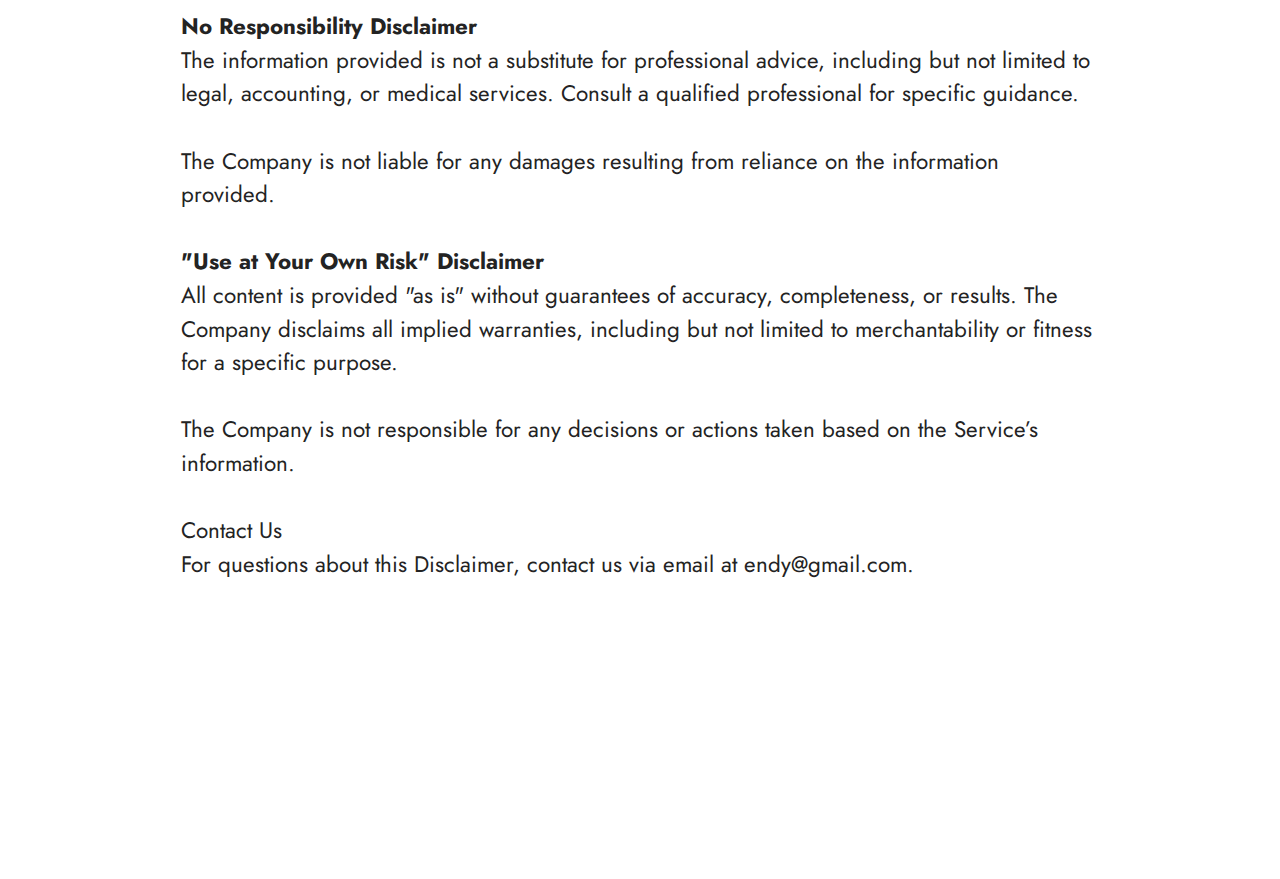
<file: disclaimer.html>
<!DOCTYPE html>
<html  lang="en-US">
<head>
  
  <meta charset="UTF-8">
  <meta http-equiv="X-UA-Compatible" content="IE=edge">
  
  <meta name="viewport" content="width=device-width, initial-scale=1, minimum-scale=1">
  <link rel="shortcut icon" href="assets/images/glucotrust-1.webp" type="image/x-icon">
  <meta name="description" content="">
  
  
  <title>GlucoTrust | Disclaimer</title>
  <link rel="stylesheet" href="assets/bootstrap/css/bootstrap.min.css">
  <link rel="stylesheet" href="assets/bootstrap/css/bootstrap-grid.min.css">
  <link rel="stylesheet" href="assets/bootstrap/css/bootstrap-reboot.min.css">
  <link rel="stylesheet" href="assets/animatecss/animate.css">
  <link rel="stylesheet" href="assets/dropdown/css/style.css">
  <link rel="stylesheet" href="assets/socicon/css/styles.css">
  <link rel="stylesheet" href="assets/theme/css/style.css">
  <link rel="preload" href="https://fonts.googleapis.com/css?family=Jost:100,200,300,400,500,600,700,800,900,100i,200i,300i,400i,500i,600i,700i,800i,900i&display=swap" as="style" onload="this.onload=null;this.rel='stylesheet'">
  <noscript><link rel="stylesheet" href="https://fonts.googleapis.com/css?family=Jost:100,200,300,400,500,600,700,800,900,100i,200i,300i,400i,500i,600i,700i,800i,900i&display=swap"></noscript>
  <link rel="preload" as="style" href="assets/mobirise/css/mbr-additional.css"><link rel="stylesheet" href="assets/mobirise/css/mbr-additional.css" type="text/css">

  <meta name="keywords" content="GlucoTrust, GlucoTrust reviews, GlucoTrust blood sugar, Buy GlucoTrust original, GlucoTrust Buy, GlucoTrust official, GlucoTrusucoFlush bonus, GlucoTrust liability, GlucoTrust accuracy of information, GlucoTrust health products, GlucoTrust wellness supplements, GlucoTrust content use, GlucoTrust product claims" />

<link rel="canonical" href="https://prohealth103.github.io/glucotrust-offers/disclaimer.html" />
<meta name="robots" content="follow, index, max-snippet:-1, max-video-preview:-1, max-image-preview:large" />
<meta property="og:type" content="website" />
<meta property="og:title" content="GlucoTrust | Disclaimer" />
<meta property="og:description" content="Read the Disclaimer of GlucoTrust to understand the rules and guidelines for using our website." />
<meta property="og:url" content="https://prohealth103.github.io/glucotrust-offers/disclaimer.html" />
<meta property="og:image" content="https://prohealth103.github.io/glucotrust-offers/assets/images/glucotrust-supplement-564x443.png" />
<meta property="og:site_name" content="GlucoTrust Disclaimer" />

  
  
</head>
<body>
  
  <section data-bs-version="5.1" class="menu menu2 cid-tlri9Q7EP6" once="menu" id="menu2-7l">
    
    <nav class="navbar navbar-dropdown navbar-expand-lg">
        <div class="container">
            <div class="navbar-brand">
                
                <span class="navbar-caption-wrap"><a class="navbar-caption text-white text-primary display-5">GlucoTrust</a></span>
            </div>
            <button class="navbar-toggler" type="button" data-toggle="collapse" data-bs-toggle="collapse" data-target="#navbarSupportedContent" data-bs-target="#navbarSupportedContent" aria-controls="navbarNavAltMarkup" aria-expanded="false" aria-label="Toggle navigation">
                <div class="hamburger">
                    <span></span>
                    <span></span>
                    <span></span>
                    <span></span>
                </div>
            </button>
            <div class="collapse navbar-collapse" id="navbarSupportedContent">
                <ul class="navbar-nav nav-dropdown" data-app-modern-menu="true"><li class="nav-item"><a class="nav-link link text-white text-primary display-4" href="index.html#what-is-Glucotrust"><strong>What is this?</strong></a></li>
                    <li class="nav-item"><a class="nav-link link text-white text-primary display-4" href="index.html#how-does-Glucotrust-work"><strong>How it Works?</strong></a></li></ul>
                
                <div class="navbar-buttons mbr-section-btn"><a class="btn btn-warning display-4" href="https://81byw.com/ngt1?iclid={gclid}">Order Now</a></div>
            </div>
        </div>
    </nav>
</section>

<section data-bs-version="5.1" class="content5 cid-uwrV2JHyHu" id="Desclmier">
    
    <div class="container">
        <div class="row justify-content-center">
            <div class="col-md-12 col-lg-10">
                
                <h4 class="mbr-section-subtitle mbr-fonts-style mb-4 display-5">Disclaimer</h4>
                <p class="mbr-text mbr-fonts-style display-7"><strong>Definitions</strong><br>Company: Refers to GlucoTrust, identified as "the Company," "We," "Us," or "Our" in this Disclaimer.<br><strong>Service:</strong> Refers to the Website operated by the Company.<br>You: Refers to the individual accessing the Service, or the company or legal entity represented by such an individual.<br><strong>Website: </strong>The GlucoTrust website, accessible at https://us-en-glucootrust.com/.<br>General Disclaimer<br>The information provided on the Service is intended for general informational purposes only.<br><br>The Company makes no warranties or representations about the accuracy, reliability, or completeness of the content provided. The Company assumes no liability for any errors, omissions, or inaccuracies in the content.<br><br>Under no circumstances shall the Company be held liable for any damages—direct, indirect, incidental, consequential, or otherwise—arising out of or related to the use of the Service. The Company reserves the right to modify, update, or remove content without prior notice.<br><br>The Company does not guarantee that the Service is free of viruses or other harmful components.<br><br><strong>External Links Disclaimer</strong><br>The Service may include links to external websites that are not controlled or maintained by the Company. The Company does not guarantee the accuracy, relevance, or completeness of the information on external websites.<br><br><strong>Errors and Omissions Disclaimer</strong><br>The content on the Service is for general guidance and may not always reflect the most current legal, regulatory, or industry standards. The Company is not responsible for errors, omissions, or any outcomes resulting from the use of this information.<br><br><strong>Fair Use Disclaimer</strong><br>The Service may include copyrighted material under "fair use" as allowed by section 107 of U.S. Copyright Law for purposes such as commentary, teaching, or research. If you wish to use this material beyond fair use, you must obtain permission from the copyright holder.<br><br><strong>Views Expressed Disclaimer</strong><br>Opinions shared on the Service belong to the authors and do not necessarily represent the Company’s official stance. User comments are their sole responsibility, and the Company reserves the right to moderate or delete comments as necessary.<br><br><strong>No Responsibility Disclaimer</strong><br>The information provided is not a substitute for professional advice, including but not limited to legal, accounting, or medical services. Consult a qualified professional for specific guidance.<br><br>The Company is not liable for any damages resulting from reliance on the information provided.<br><br><strong>"Use at Your Own Risk" Disclaimer</strong><br>All content is provided "as is" without guarantees of accuracy, completeness, or results. The Company disclaims all implied warranties, including but not limited to merchantability or fitness for a specific purpose.<br><br>The Company is not responsible for any decisions or actions taken based on the Service’s information.<br><br>Contact Us<br>For questions about this Disclaimer, contact us via email at endy@gmail.com.<br><br><br><br><br><br><br></p>
            </div>
        </div>
    </div>
</section>


<script src="assets/bootstrap/js/bootstrap.bundle.min.js"></script>
  <script src="assets/smoothscroll/smooth-scroll.js"></script>
  <script src="assets/ytplayer/index.js"></script>
  <script src="assets/dropdown/js/navbar-dropdown.js"></script>
  <script src="assets/theme/js/script.js"></script>
  
  
  
 <div id="scrollToTop" class="scrollToTop mbr-arrow-up"><a style="text-align: center;"><i class="mbr-arrow-up-icon mbr-arrow-up-icon-cm cm-icon cm-icon-smallarrow-up"></i></a></div>
    <input name="animation" type="hidden">
  </body>
</html>
</file>
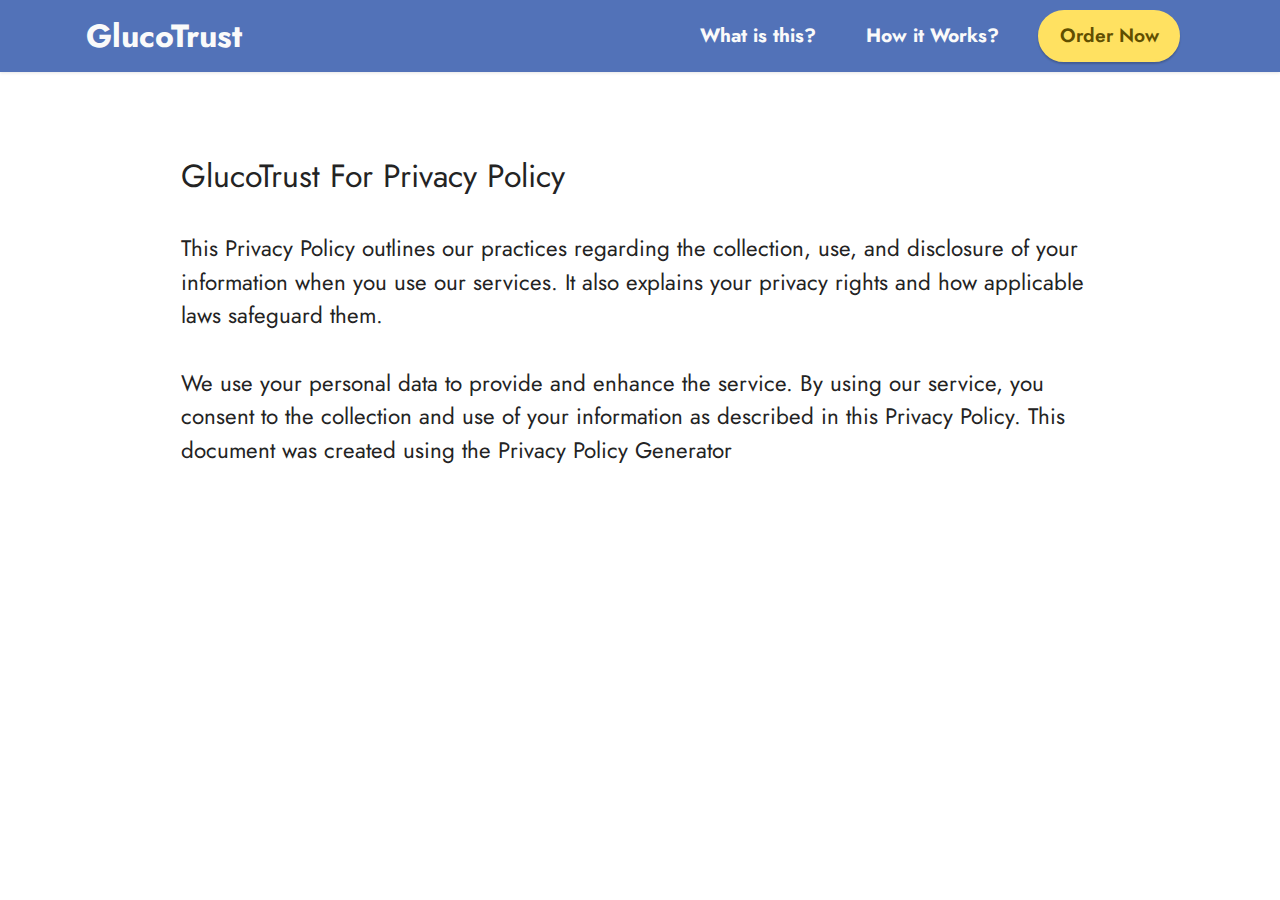
<file: privacypolicy.html>
<!DOCTYPE html>
<html  lang="en-US">
<head>
  
  <meta charset="UTF-8">
  <meta http-equiv="X-UA-Compatible" content="IE=edge">
  
  <meta name="viewport" content="width=device-width, initial-scale=1, minimum-scale=1">
  <link rel="shortcut icon" href="assets/images/glucotrust-1.webp" type="image/x-icon">
  <meta name="description" content="">
  
  
  <title>GlucoTrust | Privacy Policy</title>
  <link rel="stylesheet" href="assets/bootstrap/css/bootstrap.min.css">
  <link rel="stylesheet" href="assets/bootstrap/css/bootstrap-grid.min.css">
  <link rel="stylesheet" href="assets/bootstrap/css/bootstrap-reboot.min.css">
  <link rel="stylesheet" href="assets/animatecss/animate.css">
  <link rel="stylesheet" href="assets/dropdown/css/style.css">
  <link rel="stylesheet" href="assets/socicon/css/styles.css">
  <link rel="stylesheet" href="assets/theme/css/style.css">
  <link rel="preload" href="https://fonts.googleapis.com/css?family=Jost:100,200,300,400,500,600,700,800,900,100i,200i,300i,400i,500i,600i,700i,800i,900i&display=swap" as="style" onload="this.onload=null;this.rel='stylesheet'">
  <noscript><link rel="stylesheet" href="https://fonts.googleapis.com/css?family=Jost:100,200,300,400,500,600,700,800,900,100i,200i,300i,400i,500i,600i,700i,800i,900i&display=swap"></noscript>
  <link rel="preload" as="style" href="assets/mobirise/css/mbr-additional.css"><link rel="stylesheet" href="assets/mobirise/css/mbr-additional.css" type="text/css">

  <meta name="keywords" content="GlucoTrust, GlucoTrust reviews, GlucoTrust blood sugar, Buy GlucoTrust original, GlucoTrust Buy, GlucoTrust official, GlucoTrusucoFlush bonus, GlucoTrust Privacy Policy, GlucoTrust data protection, GlucoTrust personal information, GlucoTrust user privacy, GlucoTrust GDPR compliance, GlucoTrust cookie policy, GlucoTrust information security, GlucoTrust privacy practices, GlucoTrust supplement data security" />

<link rel="canonical" href="https://prohealth103.github.io/glucotrust-offers/privacy-policy.html" />
<meta name="robots" content="follow, index, max-snippet:-1, max-video-preview:-1, max-image-preview:large" />
<meta property="og:type" content="website" />
<meta property="og:title" content="GlucoTrust | Privacy Policy" />
<meta property="og:description" content="Read the Privacy Policy of GlucoTrust to understand the rules and guidelines for using our website." />
<meta property="og:url" content="https://prohealth103.github.io/glucotrust-offers/privacy-policy.html" />
<meta property="og:image" content="https://prohealth103.github.io/glucotrust-offers/assets/images/glucotrust-supplement-564x443.png" />
<meta property="og:site_name" content="GlucoTrust Privacy" />
  
  
</head>
<body>
  
  <section data-bs-version="5.1" class="menu menu2 cid-tlri9Q7EP6" once="menu" id="menu2-7k">
    
    <nav class="navbar navbar-dropdown navbar-expand-lg">
        <div class="container">
            <div class="navbar-brand">
                
                <span class="navbar-caption-wrap"><a class="navbar-caption text-white text-primary display-5">GlucoTrust</a></span>
            </div>
            <button class="navbar-toggler" type="button" data-toggle="collapse" data-bs-toggle="collapse" data-target="#navbarSupportedContent" data-bs-target="#navbarSupportedContent" aria-controls="navbarNavAltMarkup" aria-expanded="false" aria-label="Toggle navigation">
                <div class="hamburger">
                    <span></span>
                    <span></span>
                    <span></span>
                    <span></span>
                </div>
            </button>
            <div class="collapse navbar-collapse" id="navbarSupportedContent">
                <ul class="navbar-nav nav-dropdown" data-app-modern-menu="true"><li class="nav-item"><a class="nav-link link text-white text-primary display-4" href="index.html#what-is-Glucotrust"><strong>What is this?</strong></a></li>
                    <li class="nav-item"><a class="nav-link link text-white text-primary display-4" href="index.html#how-does-Glucotrust-work"><strong>How it Works?</strong></a></li></ul>
                
                <div class="navbar-buttons mbr-section-btn"><a class="btn btn-warning display-4" href="https://81byw.com/ngt1?iclid={gclid}">Order Now</a></div>
            </div>
        </div>
    </nav>
</section>

<section data-bs-version="5.1" class="content5 cid-uwrSnXxCNh" id="Privacy-Policy">
    
    <div class="container">
        <div class="row justify-content-center">
            <div class="col-md-12 col-lg-10">
                
                <h4 class="mbr-section-subtitle mbr-fonts-style mb-4 display-5">GlucoTrust For Privacy Policy</h4>
                <p class="mbr-text mbr-fonts-style display-7">This Privacy Policy outlines our practices regarding the collection, use, and disclosure of your information when you use our services. It also explains your privacy rights and how applicable laws safeguard them.<br><br>We use your personal data to provide and enhance the service. By using our service, you consent to the collection and use of your information as described in this Privacy Policy. This document was created using the Privacy Policy Generator<br></p>
            </div>
        </div>
    </div>
</section>


<script src="assets/bootstrap/js/bootstrap.bundle.min.js"></script>
  <script src="assets/smoothscroll/smooth-scroll.js"></script>
  <script src="assets/ytplayer/index.js"></script>
  <script src="assets/dropdown/js/navbar-dropdown.js"></script>
  <script src="assets/theme/js/script.js"></script>
  
  
  
 <div id="scrollToTop" class="scrollToTop mbr-arrow-up"><a style="text-align: center;"><i class="mbr-arrow-up-icon mbr-arrow-up-icon-cm cm-icon cm-icon-smallarrow-up"></i></a></div>
    <input name="animation" type="hidden">
  </body>
</html>
</file>
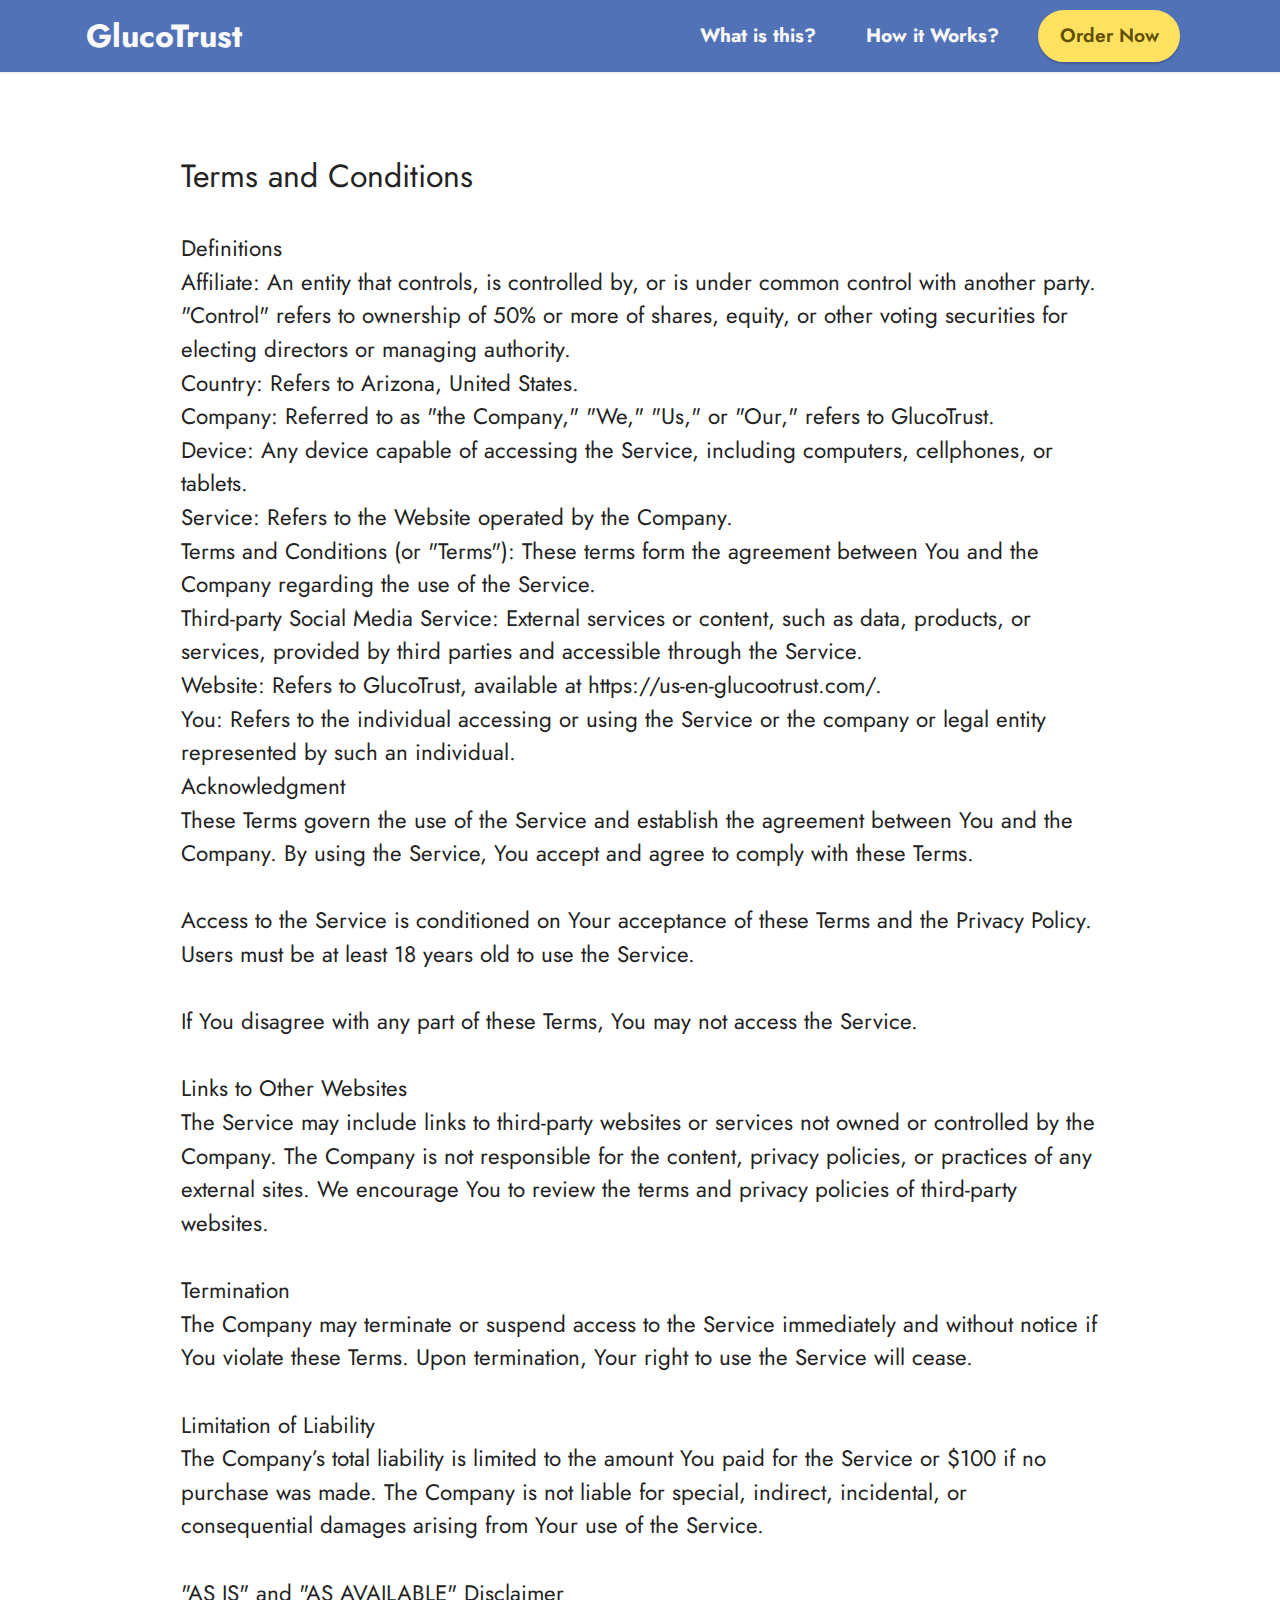
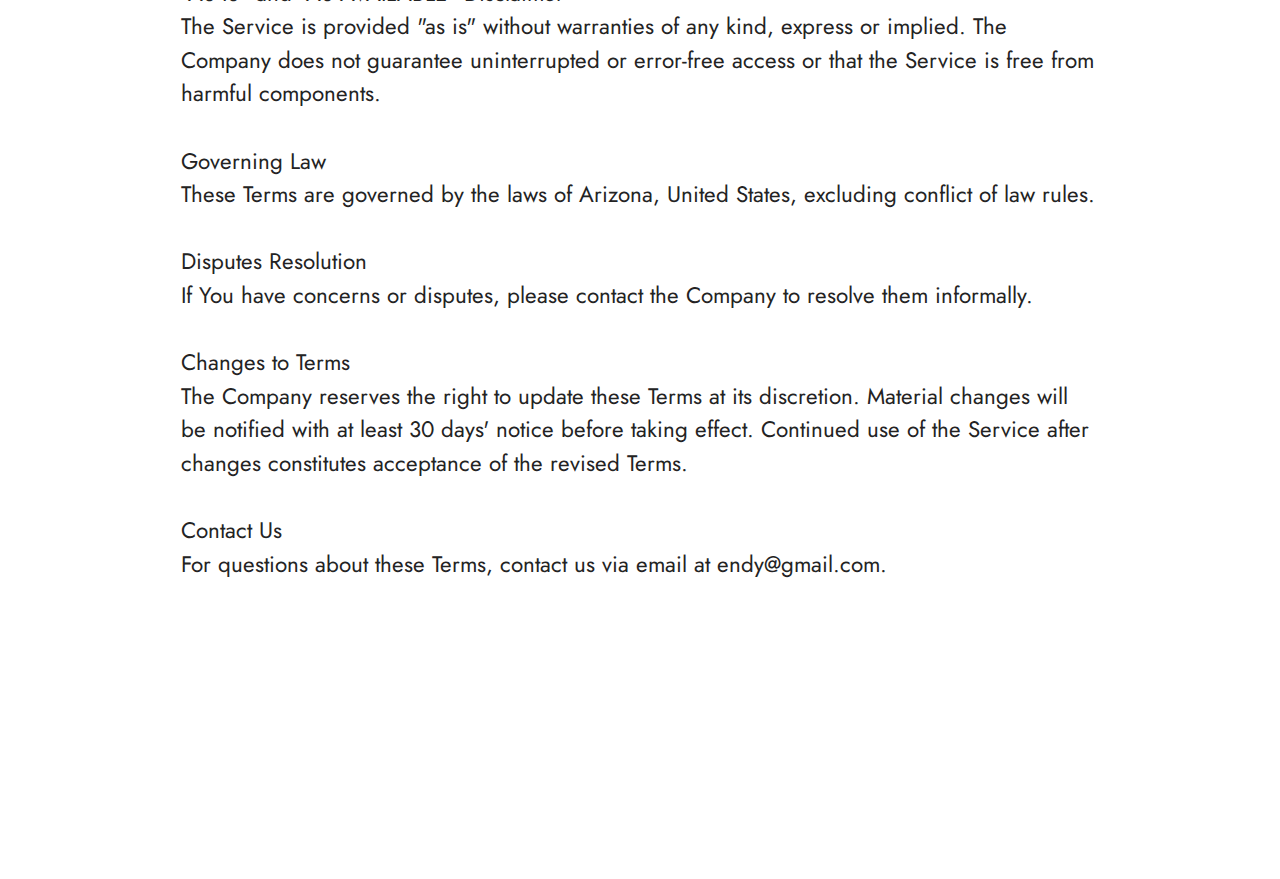
<file: terms-and-conditions.html>
<!DOCTYPE html>
<html  lang="en-US">
<head>
  
  <meta charset="UTF-8">
  <meta http-equiv="X-UA-Compatible" content="IE=edge">
  
  <meta name="viewport" content="width=device-width, initial-scale=1, minimum-scale=1">
  <link rel="shortcut icon" href="assets/images/glucotrust-1.webp" type="image/x-icon">
  <meta name="description" content="">
  
  
  <title>GlucoTrust | Terms And Conditions</title>
  <link rel="stylesheet" href="assets/bootstrap/css/bootstrap.min.css">
  <link rel="stylesheet" href="assets/bootstrap/css/bootstrap-grid.min.css">
  <link rel="stylesheet" href="assets/bootstrap/css/bootstrap-reboot.min.css">
  <link rel="stylesheet" href="assets/animatecss/animate.css">
  <link rel="stylesheet" href="assets/dropdown/css/style.css">
  <link rel="stylesheet" href="assets/socicon/css/styles.css">
  <link rel="stylesheet" href="assets/theme/css/style.css">
  <link rel="preload" href="https://fonts.googleapis.com/css?family=Jost:100,200,300,400,500,600,700,800,900,100i,200i,300i,400i,500i,600i,700i,800i,900i&display=swap" as="style" onload="this.onload=null;this.rel='stylesheet'">
  <noscript><link rel="stylesheet" href="https://fonts.googleapis.com/css?family=Jost:100,200,300,400,500,600,700,800,900,100i,200i,300i,400i,500i,600i,700i,800i,900i&display=swap"></noscript>
  <link rel="preload" as="style" href="assets/mobirise/css/mbr-additional.css"><link rel="stylesheet" href="assets/mobirise/css/mbr-additional.css" type="text/css">

  
  <meta name="keywords" content="GlucoTrust, GlucoTrust reviews, GlucoTrust blood sugar, Buy GlucoTrust original, GlucoTrust Buy, GlucoTrust official, GlucoTrusucoFlush bonus, GlucoTrust terms and conditions, GlucoTrust usage policies, GlucoTrust legal agreements, GlucoTrust purchase guidelines, GlucoTrust user rights, GlucoTrust responsibilities"/>

<link rel="canonical" href="https://prohealth103.github.io/glucotrust-offers/terms-and-conditions.html" />
<meta name="robots" content="follow, index, max-snippet:-1, max-video-preview:-1, max-image-preview:large" />
<meta property="og:type" content="website" />
<meta property="og:title" content="GlucoTrust | Terms And Conditions" />
<meta property="og:description" content="Read the Terms and Conditions of GlucoTrust to understand the rules and guidelines for using our website." />
<meta property="og:url" content="https://prohealth103.github.io/glucotrust-offers/terms-and-conditions.html" />
<meta property="og:image" content="https://prohealth103.github.io/glucotrust-offers/assets/images/glucotrust-supplement-564x443.png" />
<meta property="og:site_name" content="GlucoTrust Terms And Conditions" />
  
</head>
<body>
  
  <section data-bs-version="5.1" class="menu menu2 cid-tlri9Q7EP6" once="menu" id="menu2-7m">
    
    <nav class="navbar navbar-dropdown navbar-expand-lg">
        <div class="container">
            <div class="navbar-brand">
                
                <span class="navbar-caption-wrap"><a class="navbar-caption text-white text-primary display-5">GlucoTrust</a></span>
            </div>
            <button class="navbar-toggler" type="button" data-toggle="collapse" data-bs-toggle="collapse" data-target="#navbarSupportedContent" data-bs-target="#navbarSupportedContent" aria-controls="navbarNavAltMarkup" aria-expanded="false" aria-label="Toggle navigation">
                <div class="hamburger">
                    <span></span>
                    <span></span>
                    <span></span>
                    <span></span>
                </div>
            </button>
            <div class="collapse navbar-collapse" id="navbarSupportedContent">
                <ul class="navbar-nav nav-dropdown" data-app-modern-menu="true"><li class="nav-item"><a class="nav-link link text-white text-primary display-4" href="index.html#what-is-Glucotrust"><strong>What is this?</strong></a></li>
                    <li class="nav-item"><a class="nav-link link text-white text-primary display-4" href="index.html#how-does-Glucotrust-work"><strong>How it Works?</strong></a></li></ul>
                
                <div class="navbar-buttons mbr-section-btn"><a class="btn btn-warning display-4" href="https://81byw.com/ngt1?iclid={gclid}">Order Now</a></div>
            </div>
        </div>
    </nav>
</section>

<section data-bs-version="5.1" class="content5 cid-uwrWttmLKk" id="Terms-and-conditions">
    
    <div class="container">
        <div class="row justify-content-center">
            <div class="col-md-12 col-lg-10">
                
                <h4 class="mbr-section-subtitle mbr-fonts-style mb-4 display-5">Terms and Conditions</h4>
                <p class="mbr-text mbr-fonts-style display-7">Definitions<br>Affiliate: An entity that controls, is controlled by, or is under common control with another party. "Control" refers to ownership of 50% or more of shares, equity, or other voting securities for electing directors or managing authority.<br>Country: Refers to Arizona, United States.<br>Company: Referred to as "the Company," "We," "Us," or "Our," refers to GlucoTrust.<br>Device: Any device capable of accessing the Service, including computers, cellphones, or tablets.<br>Service: Refers to the Website operated by the Company.<br>Terms and Conditions (or "Terms"): These terms form the agreement between You and the Company regarding the use of the Service.<br>Third-party Social Media Service: External services or content, such as data, products, or services, provided by third parties and accessible through the Service.<br>Website: Refers to GlucoTrust, available at https://us-en-glucootrust.com/.<br>You: Refers to the individual accessing or using the Service or the company or legal entity represented by such an individual.<br>Acknowledgment<br>These Terms govern the use of the Service and establish the agreement between You and the Company. By using the Service, You accept and agree to comply with these Terms.<br><br>Access to the Service is conditioned on Your acceptance of these Terms and the Privacy Policy. Users must be at least 18 years old to use the Service.<br><br>If You disagree with any part of these Terms, You may not access the Service.<br><br>Links to Other Websites<br>The Service may include links to third-party websites or services not owned or controlled by the Company. The Company is not responsible for the content, privacy policies, or practices of any external sites. We encourage You to review the terms and privacy policies of third-party websites.<br><br>Termination<br>The Company may terminate or suspend access to the Service immediately and without notice if You violate these Terms. Upon termination, Your right to use the Service will cease.<br><br>Limitation of Liability<br>The Company’s total liability is limited to the amount You paid for the Service or $100 if no purchase was made. The Company is not liable for special, indirect, incidental, or consequential damages arising from Your use of the Service.<br><br>"AS IS" and "AS AVAILABLE" Disclaimer<br>The Service is provided "as is" without warranties of any kind, express or implied. The Company does not guarantee uninterrupted or error-free access or that the Service is free from harmful components.<br><br>Governing Law<br>These Terms are governed by the laws of Arizona, United States, excluding conflict of law rules.<br><br>Disputes Resolution<br>If You have concerns or disputes, please contact the Company to resolve them informally.<br><br>Changes to Terms<br>The Company reserves the right to update these Terms at its discretion. Material changes will be notified with at least 30 days' notice before taking effect. Continued use of the Service after changes constitutes acceptance of the revised Terms.<br><br>Contact Us<br>For questions about these Terms, contact us via email at endy@gmail.com.<br><br><br><br><br><br><br></p>
            </div>
        </div>
    </div>
</section>


<script src="assets/bootstrap/js/bootstrap.bundle.min.js"></script>
  <script src="assets/smoothscroll/smooth-scroll.js"></script>
  <script src="assets/ytplayer/index.js"></script>
  <script src="assets/dropdown/js/navbar-dropdown.js"></script>
  <script src="assets/theme/js/script.js"></script>
  
  
  
 <div id="scrollToTop" class="scrollToTop mbr-arrow-up"><a style="text-align: center;"><i class="mbr-arrow-up-icon mbr-arrow-up-icon-cm cm-icon cm-icon-smallarrow-up"></i></a></div>
    <input name="animation" type="hidden">
  </body>
</html>
</file>
<file: assets/web/assets/mobirise-icons2/mobirise2.css>
@font-face {
  font-family: 'Moririse2';
  font-display: swap;
  src:  url('mobirise2.eot?f2bix4');
  src:  url('mobirise2.eot?f2bix4#iefix') format('embedded-opentype'),
    url('mobirise2.ttf?f2bix4') format('truetype'),
    url('mobirise2.woff?f2bix4') format('woff'),
    url('mobirise2.svg?f2bix4#mobirise2') format('svg');
  font-weight: normal;
  font-style: normal;
}

[class^="mobi-"], [class*=" mobi-"] {
  /* use !important to prevent issues with browser extensions that change fonts */
  font-family: 'Moririse2' !important;
  speak: none;
  font-style: normal;
  font-weight: normal;
  font-variant: normal;
  text-transform: none;
  line-height: 1;

  /* Better Font Rendering =========== */
  -webkit-font-smoothing: antialiased;
  -moz-osx-font-smoothing: grayscale;
}

.mobi-mbri-add-submenu:before {
  content: "\e900";
}
.mobi-mbri-alert:before {
  content: "\e901";
}
.mobi-mbri-align-center:before {
  content: "\e902";
}
.mobi-mbri-align-justify:before {
  content: "\e903";
}
.mobi-mbri-align-left:before {
  content: "\e904";
}
.mobi-mbri-align-right:before {
  content: "\e905";
}
.mobi-mbri-android:before {
  content: "\e906";
}
.mobi-mbri-apple:before {
  content: "\e907";
}
.mobi-mbri-arrow-down:before {
  content: "\e908";
}
.mobi-mbri-arrow-next:before {
  content: "\e909";
}
.mobi-mbri-arrow-prev:before {
  content: "\e90a";
}
.mobi-mbri-arrow-up:before {
  content: "\e90b";
}
.mobi-mbri-bold:before {
  content: "\e90c";
}
.mobi-mbri-bookmark:before {
  content: "\e90d";
}
.mobi-mbri-bootstrap:before {
  content: "\e90e";
}
.mobi-mbri-briefcase:before {
  content: "\e90f";
}
.mobi-mbri-browse:before {
  content: "\e910";
}
.mobi-mbri-bulleted-list:before {
  content: "\e911";
}
.mobi-mbri-calendar:before {
  content: "\e912";
}
.mobi-mbri-camera:before {
  content: "\e913";
}
.mobi-mbri-cart-add:before {
  content: "\e914";
}
.mobi-mbri-cart-full:before {
  content: "\e915";
}
.mobi-mbri-cash:before {
  content: "\e916";
}
.mobi-mbri-change-style:before {
  content: "\e917";
}
.mobi-mbri-chat:before {
  content: "\e918";
}
.mobi-mbri-clock:before {
  content: "\e919";
}
.mobi-mbri-close:before {
  content: "\e91a";
}
.mobi-mbri-cloud:before {
  content: "\e91b";
}
.mobi-mbri-code:before {
  content: "\e91c";
}
.mobi-mbri-contact-form:before {
  content: "\e91d";
}
.mobi-mbri-credit-card:before {
  content: "\e91e";
}
.mobi-mbri-cursor-click:before {
  content: "\e91f";
}
.mobi-mbri-cust-feedback:before {
  content: "\e920";
}
.mobi-mbri-database:before {
  content: "\e921";
}
.mobi-mbri-delivery:before {
  content: "\e922";
}
.mobi-mbri-desktop:before {
  content: "\e923";
}
.mobi-mbri-devices:before {
  content: "\e924";
}
.mobi-mbri-down:before {
  content: "\e925";
}
.mobi-mbri-download-2:before {
  content: "\e926";
}
.mobi-mbri-download:before {
  content: "\e927";
}
.mobi-mbri-drag-n-drop-2:before {
  content: "\e928";
}
.mobi-mbri-drag-n-drop:before {
  content: "\e929";
}
.mobi-mbri-edit-2:before {
  content: "\e92a";
}
.mobi-mbri-edit:before {
  content: "\e92b";
}
.mobi-mbri-error:before {
  content: "\e92c";
}
.mobi-mbri-extension:before {
  content: "\e92d";
}
.mobi-mbri-features:before {
  content: "\e92e";
}
.mobi-mbri-file:before {
  content: "\e92f";
}
.mobi-mbri-flag:before {
  content: "\e930";
}
.mobi-mbri-folder:before {
  content: "\e931";
}
.mobi-mbri-gift:before {
  content: "\e932";
}
.mobi-mbri-github:before {
  content: "\e933";
}
.mobi-mbri-globe-2:before {
  content: "\e934";
}
.mobi-mbri-globe:before {
  content: "\e935";
}
.mobi-mbri-growing-chart:before {
  content: "\e936";
}
.mobi-mbri-hearth:before {
  content: "\e937";
}
.mobi-mbri-help:before {
  content: "\e938";
}
.mobi-mbri-home:before {
  content: "\e939";
}
.mobi-mbri-hot-cup:before {
  content: "\e93a";
}
.mobi-mbri-idea:before {
  content: "\e93b";
}
.mobi-mbri-image-gallery:before {
  content: "\e93c";
}
.mobi-mbri-image-slider:before {
  content: "\e93d";
}
.mobi-mbri-info:before {
  content: "\e93e";
}
.mobi-mbri-italic:before {
  content: "\e93f";
}
.mobi-mbri-key:before {
  content: "\e940";
}
.mobi-mbri-laptop:before {
  content: "\e941";
}
.mobi-mbri-layers:before {
  content: "\e942";
}
.mobi-mbri-left-right:before {
  content: "\e943";
}
.mobi-mbri-left:before {
  content: "\e944";
}
.mobi-mbri-letter:before {
  content: "\e945";
}
.mobi-mbri-like:before {
  content: "\e946";
}
.mobi-mbri-link:before {
  content: "\e947";
}
.mobi-mbri-lock:before {
  content: "\e948";
}
.mobi-mbri-login:before {
  content: "\e949";
}
.mobi-mbri-logout:before {
  content: "\e94a";
}
.mobi-mbri-magic-stick:before {
  content: "\e94b";
}
.mobi-mbri-map-pin:before {
  content: "\e94c";
}
.mobi-mbri-menu:before {
  content: "\e94d";
}
.mobi-mbri-mobile-2:before {
  content: "\e94e";
}
.mobi-mbri-mobile-horizontal:before {
  content: "\e94f";
}
.mobi-mbri-mobile:before {
  content: "\e950";
}
.mobi-mbri-mobirise:before {
  content: "\e951";
}
.mobi-mbri-more-horizontal:before {
  content: "\e952";
}
.mobi-mbri-more-vertical:before {
  content: "\e953";
}
.mobi-mbri-music:before {
  content: "\e954";
}
.mobi-mbri-new-file:before {
  content: "\e955";
}
.mobi-mbri-numbered-list:before {
  content: "\e956";
}
.mobi-mbri-opened-folder:before {
  content: "\e957";
}
.mobi-mbri-pages:before {
  content: "\e958";
}
.mobi-mbri-paper-plane:before {
  content: "\e959";
}
.mobi-mbri-paperclip:before {
  content: "\e95a";
}
.mobi-mbri-phone:before {
  content: "\e95b";
}
.mobi-mbri-photo:before {
  content: "\e95c";
}
.mobi-mbri-photos:before {
  content: "\e95d";
}
.mobi-mbri-pin:before {
  content: "\e95e";
}
.mobi-mbri-play:before {
  content: "\e95f";
}
.mobi-mbri-plus:before {
  content: "\e960";
}
.mobi-mbri-preview:before {
  content: "\e961";
}
.mobi-mbri-print:before {
  content: "\e962";
}
.mobi-mbri-protect:before {
  content: "\e963";
}
.mobi-mbri-question:before {
  content: "\e964";
}
.mobi-mbri-quote-left:before {
  content: "\e965";
}
.mobi-mbri-quote-right:before {
  content: "\e966";
}
.mobi-mbri-redo:before {
  content: "\e967";
}
.mobi-mbri-refresh:before {
  content: "\e968";
}
.mobi-mbri-responsive-2:before {
  content: "\e969";
}
.mobi-mbri-responsive:before {
  content: "\e96a";
}
.mobi-mbri-right:before {
  content: "\e96b";
}
.mobi-mbri-rocket:before {
  content: "\e96c";
}
.mobi-mbri-sad-face:before {
  content: "\e96d";
}
.mobi-mbri-sale:before {
  content: "\e96e";
}
.mobi-mbri-save:before {
  content: "\e96f";
}
.mobi-mbri-search:before {
  content: "\e970";
}
.mobi-mbri-setting-2:before {
  content: "\e971";
}
.mobi-mbri-setting-3:before {
  content: "\e972";
}
.mobi-mbri-setting:before {
  content: "\e973";
}
.mobi-mbri-share:before {
  content: "\e974";
}
.mobi-mbri-shopping-bag:before {
  content: "\e975";
}
.mobi-mbri-shopping-basket:before {
  content: "\e976";
}
.mobi-mbri-shopping-cart:before {
  content: "\e977";
}
.mobi-mbri-sites:before {
  content: "\e978";
}
.mobi-mbri-smile-face:before {
  content: "\e979";
}
.mobi-mbri-speed:before {
  content: "\e97a";
}
.mobi-mbri-star:before {
  content: "\e97b";
}
.mobi-mbri-success:before {
  content: "\e97c";
}
.mobi-mbri-sun:before {
  content: "\e97d";
}
.mobi-mbri-sun2:before {
  content: "\e97e";
}
.mobi-mbri-tablet-vertical:before {
  content: "\e97f";
}
.mobi-mbri-tablet:before {
  content: "\e980";
}
.mobi-mbri-target:before {
  content: "\e981";
}
.mobi-mbri-timer:before {
  content: "\e982";
}
.mobi-mbri-to-ftp:before {
  content: "\e983";
}
.mobi-mbri-to-local-drive:before {
  content: "\e984";
}
.mobi-mbri-touch-swipe:before {
  content: "\e985";
}
.mobi-mbri-touch:before {
  content: "\e986";
}
.mobi-mbri-trash:before {
  content: "\e987";
}
.mobi-mbri-underline:before {
  content: "\e988";
}
.mobi-mbri-undo:before {
  content: "\e989";
}
.mobi-mbri-unlink:before {
  content: "\e98a";
}
.mobi-mbri-unlock:before {
  content: "\e98b";
}
.mobi-mbri-up-down:before {
  content: "\e98c";
}
.mobi-mbri-up:before {
  content: "\e98d";
}
.mobi-mbri-update:before {
  content: "\e98e";
}
.mobi-mbri-upload-2:before {
  content: "\e98f";
}
.mobi-mbri-upload:before {
  content: "\e990";
}
.mobi-mbri-user-2:before {
  content: "\e991";
}
.mobi-mbri-user:before {
  content: "\e992";
}
.mobi-mbri-users:before {
  content: "\e993";
}
.mobi-mbri-video-play:before {
  content: "\e994";
}
.mobi-mbri-video:before {
  content: "\e995";
}
.mobi-mbri-watch:before {
  content: "\e996";
}
.mobi-mbri-website-theme-2:before {
  content: "\e997";
}
.mobi-mbri-website-theme:before {
  content: "\e998";
}
.mobi-mbri-wifi:before {
  content: "\e999";
}
.mobi-mbri-windows:before {
  content: "\e99a";
}
.mobi-mbri-zoom-in:before {
  content: "\e99b";
}
.mobi-mbri-zoom-out:before {
  content: "\e99c";
}
</file>
<file: assets/dropdown/css/style.css>
.navbar-dropdown {
  left: 0;
  padding: 0;
  position: absolute;
  right: 0;
  top: 0;
  transition: all 0.45s ease;
  z-index: 1030;
  background: #282828; }
  .navbar-dropdown .navbar-logo {
    margin-right: 0.8rem;
    transition: margin 0.3s ease-in-out;
    vertical-align: middle; }
    .navbar-dropdown .navbar-logo img {
      height: 3.125rem;
      transition: all 0.3s ease-in-out; }
    .navbar-dropdown .navbar-logo.mbr-iconfont {
      font-size: 3.125rem;
      line-height: 3.125rem; }
  .navbar-dropdown .navbar-caption {
    font-weight: 700;
    white-space: normal;
    vertical-align: -4px;
    line-height: 3.125rem !important; }
    .navbar-dropdown .navbar-caption, .navbar-dropdown .navbar-caption:hover {
      color: inherit;
      text-decoration: none; }
  .navbar-dropdown .mbr-iconfont + .navbar-caption {
    vertical-align: -1px; }
  .navbar-dropdown.navbar-fixed-top {
    position: fixed; }
  .navbar-dropdown .navbar-brand span {
    vertical-align: -4px; }
  .navbar-dropdown.bg-color.transparent {
    background: none; }
  .navbar-dropdown.navbar-short .navbar-brand {
    padding: 0.625rem 0; }
    .navbar-dropdown.navbar-short .navbar-brand span {
      vertical-align: -1px; }
  .navbar-dropdown.navbar-short .navbar-caption {
    line-height: 2.375rem !important;
    vertical-align: -2px; }
  .navbar-dropdown.navbar-short .navbar-logo {
    margin-right: 0.5rem; }
    .navbar-dropdown.navbar-short .navbar-logo img {
      height: 2.375rem; }
    .navbar-dropdown.navbar-short .navbar-logo.mbr-iconfont {
      font-size: 2.375rem;
      line-height: 2.375rem; }
  .navbar-dropdown.navbar-short .mbr-table-cell {
    height: 3.625rem; }
  .navbar-dropdown .navbar-close {
    left: 0.6875rem;
    position: fixed;
    top: 0.75rem;
    z-index: 1000; }
  .navbar-dropdown .hamburger-icon {
    content: "";
    display: inline-block;
    vertical-align: middle;
    width: 16px;
    -webkit-box-shadow: 0 -6px 0 1px #282828,0 0 0 1px #282828,0 6px 0 1px #282828;
    -moz-box-shadow: 0 -6px 0 1px #282828,0 0 0 1px #282828,0 6px 0 1px #282828;
    box-shadow: 0 -6px 0 1px #282828,0 0 0 1px #282828,0 6px 0 1px #282828; }

.dropdown-menu .dropdown-toggle[data-toggle="dropdown-submenu"]::after {
  border-bottom: 0.35em solid transparent;
  border-left: 0.35em solid;
  border-right: 0;
  border-top: 0.35em solid transparent;
  margin-left: 0.3rem; }

.dropdown-menu .dropdown-item:focus {
  outline: 0; }

.nav-dropdown {
  font-size: 0.75rem;
  font-weight: 500;
  height: auto !important; }
  .nav-dropdown .nav-btn {
    padding-left: 1rem; }
  .nav-dropdown .link {
    margin: .667em 1.667em;
    font-weight: 500;
    padding: 0;
    transition: color .2s ease-in-out; }
    .nav-dropdown .link.dropdown-toggle {
      margin-right: 2.583em; }
      .nav-dropdown .link.dropdown-toggle::after {
        margin-left: .25rem;
        border-top: 0.35em solid;
        border-right: 0.35em solid transparent;
        border-left: 0.35em solid transparent;
        border-bottom: 0; }
      .nav-dropdown .link.dropdown-toggle[aria-expanded="true"] {
        margin: 0;
        padding: 0.667em 3.263em  0.667em 1.667em; }
  .nav-dropdown .link::after,
  .nav-dropdown .dropdown-item::after {
    color: inherit; }
  .nav-dropdown .btn {
    font-size: 0.75rem;
    font-weight: 700;
    letter-spacing: 0;
    margin-bottom: 0;
    padding-left: 1.25rem;
    padding-right: 1.25rem; }
  .nav-dropdown .dropdown-menu {
    border-radius: 0;
    border: 0;
    left: 0;
    margin: 0;
    padding-bottom: 1.25rem;
    padding-top: 1.25rem;
    position: relative; }
  .nav-dropdown .dropdown-submenu {
    margin-left: 0.125rem;
    top: 0; }
  .nav-dropdown .dropdown-item {
    font-weight: 500;
    line-height: 2;
    padding: 0.3846em 4.615em 0.3846em 1.5385em;
    position: relative;
    transition: color .2s ease-in-out, background-color .2s ease-in-out; }
    .nav-dropdown .dropdown-item::after {
      margin-top: -0.3077em;
      position: absolute;
      right: 1.1538em;
      top: 50%; }
    .nav-dropdown .dropdown-item:focus, .nav-dropdown .dropdown-item:hover {
      background: none; }

@media (max-width: 767px) {
  .nav-dropdown.navbar-toggleable-sm {
    bottom: 0;
    display: none;
    left: 0;
    overflow-x: hidden;
    position: fixed;
    top: 0;
    transform: translateX(-100%);
    -ms-transform: translateX(-100%);
    -webkit-transform: translateX(-100%);
    width: 18.75rem;
    z-index: 999; } }
.nav-dropdown.navbar-toggleable-xl {
  bottom: 0;
  display: none;
  left: 0;
  overflow-x: hidden;
  position: fixed;
  top: 0;
  transform: translateX(-100%);
  -ms-transform: translateX(-100%);
  -webkit-transform: translateX(-100%);
  width: 18.75rem;
  z-index: 999; }

.nav-dropdown-sm {
  display: block !important;
  overflow-x: hidden;
  overflow: auto;
  padding-top: 3.875rem; }
  .nav-dropdown-sm::after {
    content: "";
    display: block;
    height: 3rem;
    width: 100%; }
  .nav-dropdown-sm.collapse.in ~ .navbar-close {
    display: block !important; }
  .nav-dropdown-sm.collapsing, .nav-dropdown-sm.collapse.in {
    transform: translateX(0);
    -ms-transform: translateX(0);
    -webkit-transform: translateX(0);
    transition: all 0.25s ease-out;
    -webkit-transition: all 0.25s ease-out;
    background: #282828; }
  .nav-dropdown-sm.collapsing[aria-expanded="false"] {
    transform: translateX(-100%);
    -ms-transform: translateX(-100%);
    -webkit-transform: translateX(-100%); }
  .nav-dropdown-sm .nav-item {
    display: block;
    margin-left: 0 !important;
    padding-left: 0; }
  .nav-dropdown-sm .link,
  .nav-dropdown-sm .dropdown-item {
    border-top: 1px dotted rgba(255, 255, 255, 0.1);
    font-size: 0.8125rem;
    line-height: 1.6;
    margin: 0 !important;
    padding: 0.875rem 2.4rem 0.875rem 1.5625rem !important;
    position: relative;
    white-space: normal; }
    .nav-dropdown-sm .link:focus, .nav-dropdown-sm .link:hover,
    .nav-dropdown-sm .dropdown-item:focus,
    .nav-dropdown-sm .dropdown-item:hover {
      background: rgba(0, 0, 0, 0.2) !important;
      color: #c0a375; }
  .nav-dropdown-sm .nav-btn {
    position: relative;
    padding: 1.5625rem 1.5625rem 0 1.5625rem; }
    .nav-dropdown-sm .nav-btn::before {
      border-top: 1px dotted rgba(255, 255, 255, 0.1);
      content: "";
      left: 0;
      position: absolute;
      top: 0;
      width: 100%; }
    .nav-dropdown-sm .nav-btn + .nav-btn {
      padding-top: 0.625rem; }
      .nav-dropdown-sm .nav-btn + .nav-btn::before {
        display: none; }
  .nav-dropdown-sm .btn {
    padding: 0.625rem 0; }
  .nav-dropdown-sm .dropdown-toggle[data-toggle="dropdown-submenu"]::after {
    margin-left: .25rem;
    border-top: 0.35em solid;
    border-right: 0.35em solid transparent;
    border-left: 0.35em solid transparent;
    border-bottom: 0; }
  .nav-dropdown-sm .dropdown-toggle[data-toggle="dropdown-submenu"][aria-expanded="true"]::after {
    border-top: 0;
    border-right: 0.35em solid transparent;
    border-left: 0.35em solid transparent;
    border-bottom: 0.35em solid; }
  .nav-dropdown-sm .dropdown-menu {
    margin: 0;
    padding: 0;
    position: relative;
    top: 0;
    left: 0;
    width: 100%;
    border: 0;
    float: none;
    border-radius: 0;
    background: none; }
  .nav-dropdown-sm .dropdown-submenu {
    left: 100%;
    margin-left: 0.125rem;
    margin-top: -1.25rem;
    top: 0; }

.navbar-toggleable-sm .nav-dropdown .dropdown-menu {
  position: absolute; }

.navbar-toggleable-sm .nav-dropdown .dropdown-submenu {
  left: 100%;
  margin-left: 0.125rem;
  margin-top: -1.25rem;
  top: 0; }

.navbar-toggleable-sm.opened .nav-dropdown .dropdown-menu {
  position: relative; }

.navbar-toggleable-sm.opened .nav-dropdown .dropdown-submenu {
  left: 0;
  margin-left: 00rem;
  margin-top: 0rem;
  top: 0; }

.is-builder .nav-dropdown.collapsing {
  transition: none !important; }
</file>
<file: assets/socicon/css/styles.css>
@charset "UTF-8";

@font-face {
  font-family: 'Socicon';
  src:  url('../fonts/socicon.eot');
  src:  url('../fonts/socicon.eot?#iefix') format('embedded-opentype'),
    url('../fonts/socicon.woff2') format('woff2'),
    url('../fonts/socicon.ttf') format('truetype'),
    url('../fonts/socicon.woff') format('woff'),
    url('../fonts/socicon.svg#socicon') format('svg');
  font-weight: normal;
  font-style: normal;
  font-display: swap;
}

[data-icon]:before {
  font-family: "socicon" !important;
  content: attr(data-icon);
  font-style: normal !important;
  font-weight: normal !important;
  font-variant: normal !important;
  text-transform: none !important;
  speak: none;
  line-height: 1;
  -webkit-font-smoothing: antialiased;
  -moz-osx-font-smoothing: grayscale;
}

[class^="socicon-"], [class*=" socicon-"] {
  /* use !important to prevent issues with browser extensions that change fonts */
  font-family: 'Socicon' !important;
  speak: none;
  font-style: normal;
  font-weight: normal;
  font-variant: normal;
  text-transform: none;
  line-height: 1;

  /* Better Font Rendering =========== */
  -webkit-font-smoothing: antialiased;
  -moz-osx-font-smoothing: grayscale;
}

.socicon-eitaa:before {
  content: "\e97c";
}
.socicon-soroush:before {
  content: "\e97d";
}
.socicon-bale:before {
  content: "\e97e";
}
.socicon-zazzle:before {
  content: "\e97b";
}
.socicon-society6:before {
  content: "\e97a";
}
.socicon-redbubble:before {
  content: "\e979";
}
.socicon-avvo:before {
  content: "\e978";
}
.socicon-stitcher:before {
  content: "\e977";
}
.socicon-googlehangouts:before {
  content: "\e974";
}
.socicon-dlive:before {
  content: "\e975";
}
.socicon-vsco:before {
  content: "\e976";
}
.socicon-flipboard:before {
  content: "\e973";
}
.socicon-ubuntu:before {
  content: "\e958";
}
.socicon-artstation:before {
  content: "\e959";
}
.socicon-invision:before {
  content: "\e95a";
}
.socicon-torial:before {
  content: "\e95b";
}
.socicon-collectorz:before {
  content: "\e95c";
}
.socicon-seenthis:before {
  content: "\e95d";
}
.socicon-googleplaymusic:before {
  content: "\e95e";
}
.socicon-debian:before {
  content: "\e95f";
}
.socicon-filmfreeway:before {
  content: "\e960";
}
.socicon-gnome:before {
  content: "\e961";
}
.socicon-itchio:before {
  content: "\e962";
}
.socicon-jamendo:before {
  content: "\e963";
}
.socicon-mix:before {
  content: "\e964";
}
.socicon-sharepoint:before {
  content: "\e965";
}
.socicon-tinder:before {
  content: "\e966";
}
.socicon-windguru:before {
  content: "\e967";
}
.socicon-cdbaby:before {
  content: "\e968";
}
.socicon-elementaryos:before {
  content: "\e969";
}
.socicon-stage32:before {
  content: "\e96a";
}
.socicon-tiktok:before {
  content: "\e96b";
}
.socicon-gitter:before {
  content: "\e96c";
}
.socicon-letterboxd:before {
  content: "\e96d";
}
.socicon-threema:before {
  content: "\e96e";
}
.socicon-splice:before {
  content: "\e96f";
}
.socicon-metapop:before {
  content: "\e970";
}
.socicon-naver:before {
  content: "\e971";
}
.socicon-remote:before {
  content: "\e972";
}
.socicon-internet:before {
  content: "\e957";
}
.socicon-moddb:before {
  content: "\e94b";
}
.socicon-indiedb:before {
  content: "\e94c";
}
.socicon-traxsource:before {
  content: "\e94d";
}
.socicon-gamefor:before {
  content: "\e94e";
}
.socicon-pixiv:before {
  content: "\e94f";
}
.socicon-myanimelist:before {
  content: "\e950";
}
.socicon-blackberry:before {
  content: "\e951";
}
.socicon-wickr:before {
  content: "\e952";
}
.socicon-spip:before {
  content: "\e953";
}
.socicon-napster:before {
  content: "\e954";
}
.socicon-beatport:before {
  content: "\e955";
}
.socicon-hackerone:before {
  content: "\e956";
}
.socicon-hackernews:before {
  content: "\e946";
}
.socicon-smashwords:before {
  content: "\e947";
}
.socicon-kobo:before {
  content: "\e948";
}
.socicon-bookbub:before {
  content: "\e949";
}
.socicon-mailru:before {
  content: "\e94a";
}
.socicon-gitlab:before {
  content: "\e945";
}
.socicon-instructables:before {
  content: "\e944";
}
.socicon-portfolio:before {
  content: "\e943";
}
.socicon-codered:before {
  content: "\e940";
}
.socicon-origin:before {
  content: "\e941";
}
.socicon-nextdoor:before {
  content: "\e942";
}
.socicon-udemy:before {
  content: "\e93f";
}
.socicon-livemaster:before {
  content: "\e93e";
}
.socicon-crunchbase:before {
  content: "\e93b";
}
.socicon-homefy:before {
  content: "\e93c";
}
.socicon-calendly:before {
  content: "\e93d";
}
.socicon-realtor:before {
  content: "\e90f";
}
.socicon-tidal:before {
  content: "\e910";
}
.socicon-qobuz:before {
  content: "\e911";
}
.socicon-natgeo:before {
  content: "\e912";
}
.socicon-mastodon:before {
  content: "\e913";
}
.socicon-unsplash:before {
  content: "\e914";
}
.socicon-homeadvisor:before {
  content: "\e915";
}
.socicon-angieslist:before {
  content: "\e916";
}
.socicon-codepen:before {
  content: "\e917";
}
.socicon-slack:before {
  content: "\e918";
}
.socicon-openaigym:before {
  content: "\e919";
}
.socicon-logmein:before {
  content: "\e91a";
}
.socicon-fiverr:before {
  content: "\e91b";
}
.socicon-gotomeeting:before {
  content: "\e91c";
}
.socicon-aliexpress:before {
  content: "\e91d";
}
.socicon-guru:before {
  content: "\e91e";
}
.socicon-appstore:before {
  content: "\e91f";
}
.socicon-homes:before {
  content: "\e920";
}
.socicon-zoom:before {
  content: "\e921";
}
.socicon-alibaba:before {
  content: "\e922";
}
.socicon-craigslist:before {
  content: "\e923";
}
.socicon-wix:before {
  content: "\e924";
}
.socicon-redfin:before {
  content: "\e925";
}
.socicon-googlecalendar:before {
  content: "\e926";
}
.socicon-shopify:before {
  content: "\e927";
}
.socicon-freelancer:before {
  content: "\e928";
}
.socicon-seedrs:before {
  content: "\e929";
}
.socicon-bing:before {
  content: "\e92a";
}
.socicon-doodle:before {
  content: "\e92b";
}
.socicon-bonanza:before {
  content: "\e92c";
}
.socicon-squarespace:before {
  content: "\e92d";
}
.socicon-toptal:before {
  content: "\e92e";
}
.socicon-gust:before {
  content: "\e92f";
}
.socicon-ask:before {
  content: "\e930";
}
.socicon-trulia:before {
  content: "\e931";
}
.socicon-loomly:before {
  content: "\e932";
}
.socicon-ghost:before {
  content: "\e933";
}
.socicon-upwork:before {
  content: "\e934";
}
.socicon-fundable:before {
  content: "\e935";
}
.socicon-booking:before {
  content: "\e936";
}
.socicon-googlemaps:before {
  content: "\e937";
}
.socicon-zillow:before {
  content: "\e938";
}
.socicon-niconico:before {
  content: "\e939";
}
.socicon-toneden:before {
  content: "\e93a";
}
.socicon-augment:before {
  content: "\e908";
}
.socicon-bitbucket:before {
  content: "\e909";
}
.socicon-fyuse:before {
  content: "\e90a";
}
.socicon-yt-gaming:before {
  content: "\e90b";
}
.socicon-sketchfab:before {
  content: "\e90c";
}
.socicon-mobcrush:before {
  content: "\e90d";
}
.socicon-microsoft:before {
  content: "\e90e";
}
.socicon-pandora:before {
  content: "\e907";
}
.socicon-messenger:before {
  content: "\e906";
}
.socicon-gamewisp:before {
  content: "\e905";
}
.socicon-bloglovin:before {
  content: "\e904";
}
.socicon-tunein:before {
  content: "\e903";
}
.socicon-gamejolt:before {
  content: "\e901";
}
.socicon-trello:before {
  content: "\e902";
}
.socicon-spreadshirt:before {
  content: "\e900";
}
.socicon-500px:before {
  content: "\e000";
}
.socicon-8tracks:before {
  content: "\e001";
}
.socicon-airbnb:before {
  content: "\e002";
}
.socicon-alliance:before {
  content: "\e003";
}
.socicon-amazon:before {
  content: "\e004";
}
.socicon-amplement:before {
  content: "\e005";
}
.socicon-android:before {
  content: "\e006";
}
.socicon-angellist:before {
  content: "\e007";
}
.socicon-apple:before {
  content: "\e008";
}
.socicon-appnet:before {
  content: "\e009";
}
.socicon-baidu:before {
  content: "\e00a";
}
.socicon-bandcamp:before {
  content: "\e00b";
}
.socicon-battlenet:before {
  content: "\e00c";
}
.socicon-mixer:before {
  content: "\e00d";
}
.socicon-bebee:before {
  content: "\e00e";
}
.socicon-bebo:before {
  content: "\e00f";
}
.socicon-behance:before {
  content: "\e010";
}
.socicon-blizzard:before {
  content: "\e011";
}
.socicon-blogger:before {
  content: "\e012";
}
.socicon-buffer:before {
  content: "\e013";
}
.socicon-chrome:before {
  content: "\e014";
}
.socicon-coderwall:before {
  content: "\e015";
}
.socicon-curse:before {
  content: "\e016";
}
.socicon-dailymotion:before {
  content: "\e017";
}
.socicon-deezer:before {
  content: "\e018";
}
.socicon-delicious:before {
  content: "\e019";
}
.socicon-deviantart:before {
  content: "\e01a";
}
.socicon-diablo:before {
  content: "\e01b";
}
.socicon-digg:before {
  content: "\e01c";
}
.socicon-discord:before {
  content: "\e01d";
}
.socicon-disqus:before {
  content: "\e01e";
}
.socicon-douban:before {
  content: "\e01f";
}
.socicon-draugiem:before {
  content: "\e020";
}
.socicon-dribbble:before {
  content: "\e021";
}
.socicon-drupal:before {
  content: "\e022";
}
.socicon-ebay:before {
  content: "\e023";
}
.socicon-ello:before {
  content: "\e024";
}
.socicon-endomodo:before {
  content: "\e025";
}
.socicon-envato:before {
  content: "\e026";
}
.socicon-etsy:before {
  content: "\e027";
}
.socicon-facebook:before {
  content: "\e028";
}
.socicon-feedburner:before {
  content: "\e029";
}
.socicon-filmweb:before {
  content: "\e02a";
}
.socicon-firefox:before {
  content: "\e02b";
}
.socicon-flattr:before {
  content: "\e02c";
}
.socicon-flickr:before {
  content: "\e02d";
}
.socicon-formulr:before {
  content: "\e02e";
}
.socicon-forrst:before {
  content: "\e02f";
}
.socicon-foursquare:before {
  content: "\e030";
}
.socicon-friendfeed:before {
  content: "\e031";
}
.socicon-github:before {
  content: "\e032";
}
.socicon-goodreads:before {
  content: "\e033";
}
.socicon-google:before {
  content: "\e034";
}
.socicon-googlescholar:before {
  content: "\e035";
}
.socicon-googlegroups:before {
  content: "\e036";
}
.socicon-googlephotos:before {
  content: "\e037";
}
.socicon-googleplus:before {
  content: "\e038";
}
.socicon-grooveshark:before {
  content: "\e039";
}
.socicon-hackerrank:before {
  content: "\e03a";
}
.socicon-hearthstone:before {
  content: "\e03b";
}
.socicon-hellocoton:before {
  content: "\e03c";
}
.socicon-heroes:before {
  content: "\e03d";
}
.socicon-smashcast:before {
  content: "\e03e";
}
.socicon-horde:before {
  content: "\e03f";
}
.socicon-houzz:before {
  content: "\e040";
}
.socicon-icq:before {
  content: "\e041";
}
.socicon-identica:before {
  content: "\e042";
}
.socicon-imdb:before {
  content: "\e043";
}
.socicon-instagram:before {
  content: "\e044";
}
.socicon-issuu:before {
  content: "\e045";
}
.socicon-istock:before {
  content: "\e046";
}
.socicon-itunes:before {
  content: "\e047";
}
.socicon-keybase:before {
  content: "\e048";
}
.socicon-lanyrd:before {
  content: "\e049";
}
.socicon-lastfm:before {
  content: "\e04a";
}
.socicon-line:before {
  content: "\e04b";
}
.socicon-linkedin:before {
  content: "\e04c";
}
.socicon-livejournal:before {
  content: "\e04d";
}
.socicon-lyft:before {
  content: "\e04e";
}
.socicon-macos:before {
  content: "\e04f";
}
.socicon-mail:before {
  content: "\e050";
}
.socicon-medium:before {
  content: "\e051";
}
.socicon-meetup:before {
  content: "\e052";
}
.socicon-mixcloud:before {
  content: "\e053";
}
.socicon-modelmayhem:before {
  content: "\e054";
}
.socicon-mumble:before {
  content: "\e055";
}
.socicon-myspace:before {
  content: "\e056";
}
.socicon-newsvine:before {
  content: "\e057";
}
.socicon-nintendo:before {
  content: "\e058";
}
.socicon-npm:before {
  content: "\e059";
}
.socicon-odnoklassniki:before {
  content: "\e05a";
}
.socicon-openid:before {
  content: "\e05b";
}
.socicon-opera:before {
  content: "\e05c";
}
.socicon-outlook:before {
  content: "\e05d";
}
.socicon-overwatch:before {
  content: "\e05e";
}
.socicon-patreon:before {
  content: "\e05f";
}
.socicon-paypal:before {
  content: "\e060";
}
.socicon-periscope:before {
  content: "\e061";
}
.socicon-persona:before {
  content: "\e062";
}
.socicon-pinterest:before {
  content: "\e063";
}
.socicon-play:before {
  content: "\e064";
}
.socicon-player:before {
  content: "\e065";
}
.socicon-playstation:before {
  content: "\e066";
}
.socicon-pocket:before {
  content: "\e067";
}
.socicon-qq:before {
  content: "\e068";
}
.socicon-quora:before {
  content: "\e069";
}
.socicon-raidcall:before {
  content: "\e06a";
}
.socicon-ravelry:before {
  content: "\e06b";
}
.socicon-reddit:before {
  content: "\e06c";
}
.socicon-renren:before {
  content: "\e06d";
}
.socicon-researchgate:before {
  content: "\e06e";
}
.socicon-residentadvisor:before {
  content: "\e06f";
}
.socicon-reverbnation:before {
  content: "\e070";
}
.socicon-rss:before {
  content: "\e071";
}
.socicon-sharethis:before {
  content: "\e072";
}
.socicon-skype:before {
  content: "\e073";
}
.socicon-slideshare:before {
  content: "\e074";
}
.socicon-smugmug:before {
  content: "\e075";
}
.socicon-snapchat:before {
  content: "\e076";
}
.socicon-songkick:before {
  content: "\e077";
}
.socicon-soundcloud:before {
  content: "\e078";
}
.socicon-spotify:before {
  content: "\e079";
}
.socicon-stackexchange:before {
  content: "\e07a";
}
.socicon-stackoverflow:before {
  content: "\e07b";
}
.socicon-starcraft:before {
  content: "\e07c";
}
.socicon-stayfriends:before {
  content: "\e07d";
}
.socicon-steam:before {
  content: "\e07e";
}
.socicon-storehouse:before {
  content: "\e07f";
}
.socicon-strava:before {
  content: "\e080";
}
.socicon-streamjar:before {
  content: "\e081";
}
.socicon-stumbleupon:before {
  content: "\e082";
}
.socicon-swarm:before {
  content: "\e083";
}
.socicon-teamspeak:before {
  content: "\e084";
}
.socicon-teamviewer:before {
  content: "\e085";
}
.socicon-technorati:before {
  content: "\e086";
}
.socicon-telegram:before {
  content: "\e087";
}
.socicon-tripadvisor:before {
  content: "\e088";
}
.socicon-tripit:before {
  content: "\e089";
}
.socicon-triplej:before {
  content: "\e08a";
}
.socicon-tumblr:before {
  content: "\e08b";
}
.socicon-twitch:before {
  content: "\e08c";
}
.socicon-twitter:before {
  content: "\e08d";
}
.socicon-uber:before {
  content: "\e08e";
}
.socicon-ventrilo:before {
  content: "\e08f";
}
.socicon-viadeo:before {
  content: "\e090";
}
.socicon-viber:before {
  content: "\e091";
}
.socicon-viewbug:before {
  content: "\e092";
}
.socicon-vimeo:before {
  content: "\e093";
}
.socicon-vine:before {
  content: "\e094";
}
.socicon-vkontakte:before {
  content: "\e095";
}
.socicon-warcraft:before {
  content: "\e096";
}
.socicon-wechat:before {
  content: "\e097";
}
.socicon-weibo:before {
  content: "\e098";
}
.socicon-whatsapp:before {
  content: "\e099";
}
.socicon-wikipedia:before {
  content: "\e09a";
}
.socicon-windows:before {
  content: "\e09b";
}
.socicon-wordpress:before {
  content: "\e09c";
}
.socicon-wykop:before {
  content: "\e09d";
}
.socicon-xbox:before {
  content: "\e09e";
}
.socicon-xing:before {
  content: "\e09f";
}
.socicon-yahoo:before {
  content: "\e0a0";
}
.socicon-yammer:before {
  content: "\e0a1";
}
.socicon-yandex:before {
  content: "\e0a2";
}
.socicon-yelp:before {
  content: "\e0a3";
}
.socicon-younow:before {
  content: "\e0a4";
}
.socicon-youtube:before {
  content: "\e0a5";
}
.socicon-zapier:before {
  content: "\e0a6";
}
.socicon-zerply:before {
  content: "\e0a7";
}
.socicon-zomato:before {
  content: "\e0a8";
}
.socicon-zynga:before {
  content: "\e0a9";
}
</file>
<file: assets/theme/css/style.css>
@charset "UTF-8";
section {
  background-color: #ffffff;
}

body {
  font-style: normal;
  line-height: 1.5;
  font-weight: 400;
  color: #232323;
  position: relative;
}

button {
  background-color: transparent;
  border-color: transparent;
}

section,
.container,
.container-fluid {
  position: relative;
  word-wrap: break-word;
}

a.mbr-iconfont:hover {
  text-decoration: none;
}

.article .lead p,
.article .lead ul,
.article .lead ol,
.article .lead pre,
.article .lead blockquote {
  margin-bottom: 0;
}

a {
  font-style: normal;
  font-weight: 400;
  cursor: pointer;
}
a, a:hover {
  text-decoration: none;
}

.mbr-section-title {
  font-style: normal;
  line-height: 1.3;
}

.mbr-section-subtitle {
  line-height: 1.3;
}

.mbr-text {
  font-style: normal;
  line-height: 1.7;
}

h1,
h2,
h3,
h4,
h5,
h6,
.display-1,
.display-2,
.display-4,
.display-5,
.display-7,
span,
p,
a {
  line-height: 1;
  word-break: break-word;
  word-wrap: break-word;
  font-weight: 400;
}

b,
strong {
  font-weight: bold;
}

input:-webkit-autofill, input:-webkit-autofill:hover, input:-webkit-autofill:focus, input:-webkit-autofill:active {
  transition-delay: 9999s;
  -webkit-transition-property: background-color, color;
  transition-property: background-color, color;
}

textarea[type=hidden] {
  display: none;
}

section {
  background-position: 50% 50%;
  background-repeat: no-repeat;
  background-size: cover;
}
section .mbr-background-video,
section .mbr-background-video-preview {
  position: absolute;
  bottom: 0;
  left: 0;
  right: 0;
  top: 0;
}

.hidden {
  visibility: hidden;
}

.mbr-z-index20 {
  z-index: 20;
}

/*! Base colors */
.mbr-white {
  color: #ffffff;
}

.mbr-black {
  color: #111111;
}

.mbr-bg-white {
  background-color: #ffffff;
}

.mbr-bg-black {
  background-color: #000000;
}

/*! Text-aligns */
.align-left {
  text-align: left;
}

.align-center {
  text-align: center;
}

.align-right {
  text-align: right;
}

/*! Font-weight  */
.mbr-light {
  font-weight: 300;
}

.mbr-regular {
  font-weight: 400;
}

.mbr-semibold {
  font-weight: 500;
}

.mbr-bold {
  font-weight: 700;
}

/*! Media  */
.media-content {
  flex-basis: 100%;
}

.media-container-row {
  display: flex;
  flex-direction: row;
  flex-wrap: wrap;
  justify-content: center;
  align-content: center;
  align-items: start;
}
.media-container-row .media-size-item {
  width: 400px;
}

.media-container-column {
  display: flex;
  flex-direction: column;
  flex-wrap: wrap;
  justify-content: center;
  align-content: center;
  align-items: stretch;
}
.media-container-column > * {
  width: 100%;
}

@media (min-width: 992px) {
  .media-container-row {
    flex-wrap: nowrap;
  }
}
figure {
  margin-bottom: 0;
  overflow: hidden;
}

figure[mbr-media-size] {
  transition: width 0.1s;
}

img,
iframe {
  display: block;
  width: 100%;
}

.card {
  background-color: transparent;
  border: none;
}

.card-box {
  width: 100%;
}

.card-img {
  text-align: center;
  flex-shrink: 0;
  -webkit-flex-shrink: 0;
}

.media {
  max-width: 100%;
  margin: 0 auto;
}

.mbr-figure {
  align-self: center;
}

.media-container > div {
  max-width: 100%;
}

.mbr-figure img,
.card-img img {
  width: 100%;
}

@media (max-width: 991px) {
  .media-size-item {
    width: auto !important;
  }

  .media {
    width: auto;
  }

  .mbr-figure {
    width: 100% !important;
  }
}
/*! Buttons */
.mbr-section-btn {
  margin-left: -0.6rem;
  margin-right: -0.6rem;
  font-size: 0;
}

.btn {
  font-weight: 600;
  border-width: 1px;
  font-style: normal;
  margin: 0.6rem 0.6rem;
  white-space: normal;
  transition: all 0.2s ease-in-out;
  display: inline-flex;
  align-items: center;
  justify-content: center;
  word-break: break-word;
}

.btn-sm {
  font-weight: 600;
  letter-spacing: 0px;
  transition: all 0.3s ease-in-out;
}

.btn-md {
  font-weight: 600;
  letter-spacing: 0px;
  transition: all 0.3s ease-in-out;
}

.btn-lg {
  font-weight: 600;
  letter-spacing: 0px;
  transition: all 0.3s ease-in-out;
}

.btn-form {
  margin: 0;
}
.btn-form:hover {
  cursor: pointer;
}

nav .mbr-section-btn {
  margin-left: 0rem;
  margin-right: 0rem;
}

/*! Btn icon margin */
.btn .mbr-iconfont,
.btn.btn-sm .mbr-iconfont {
  order: 1;
  cursor: pointer;
  margin-left: 0.5rem;
  vertical-align: sub;
}

.btn.btn-md .mbr-iconfont,
.btn.btn-md .mbr-iconfont {
  margin-left: 0.8rem;
}

.mbr-regular {
  font-weight: 400;
}

.mbr-semibold {
  font-weight: 500;
}

.mbr-bold {
  font-weight: 700;
}

[type=submit] {
  -webkit-appearance: none;
}

/*! Full-screen */
.mbr-fullscreen .mbr-overlay {
  min-height: 100vh;
}

.mbr-fullscreen {
  display: flex;
  display: -moz-flex;
  display: -ms-flex;
  display: -o-flex;
  align-items: center;
  min-height: 100vh;
  padding-top: 3rem;
  padding-bottom: 3rem;
}

/*! Map */
.map {
  height: 25rem;
  position: relative;
}
.map iframe {
  width: 100%;
  height: 100%;
}

/*! Scroll to top arrow */
.mbr-arrow-up {
  bottom: 25px;
  right: 90px;
  position: fixed;
  text-align: right;
  z-index: 5000;
  color: #ffffff;
  font-size: 22px;
}

.mbr-arrow-up a {
  background: rgba(0, 0, 0, 0.2);
  border-radius: 50%;
  color: #fff;
  display: inline-block;
  height: 60px;
  width: 60px;
  border: 2px solid #fff;
  outline-style: none !important;
  position: relative;
  text-decoration: none;
  transition: all 0.3s ease-in-out;
  cursor: pointer;
  text-align: center;
}
.mbr-arrow-up a:hover {
  background-color: rgba(0, 0, 0, 0.4);
}
.mbr-arrow-up a i {
  line-height: 60px;
}

.mbr-arrow-up-icon {
  display: block;
  color: #fff;
}

.mbr-arrow-up-icon::before {
  content: "›";
  display: inline-block;
  font-family: serif;
  font-size: 22px;
  line-height: 1;
  font-style: normal;
  position: relative;
  top: 6px;
  left: -4px;
  transform: rotate(-90deg);
}

/*! Arrow Down */
.mbr-arrow {
  position: absolute;
  bottom: 45px;
  left: 50%;
  width: 60px;
  height: 60px;
  cursor: pointer;
  background-color: rgba(80, 80, 80, 0.5);
  border-radius: 50%;
  transform: translateX(-50%);
}
@media (max-width: 767px) {
  .mbr-arrow {
    display: none;
  }
}
.mbr-arrow > a {
  display: inline-block;
  text-decoration: none;
  outline-style: none;
  -webkit-animation: arrowdown 1.7s ease-in-out infinite;
          animation: arrowdown 1.7s ease-in-out infinite;
  color: #ffffff;
}
.mbr-arrow > a > i {
  position: absolute;
  top: -2px;
  left: 15px;
  font-size: 2rem;
}

#scrollToTop a i::before {
  content: "";
  position: absolute;
  display: block;
  border-bottom: 2.5px solid #fff;
  border-left: 2.5px solid #fff;
  width: 27.8%;
  height: 27.8%;
  left: 50%;
  top: 51%;
  transform: translateY(-30%) translateX(-50%) rotate(135deg);
}

@keyframes arrowdown {
  0% {
    transform: translateY(0px);
  }
  50% {
    transform: translateY(-5px);
  }
  100% {
    transform: translateY(0px);
  }
}
@-webkit-keyframes arrowdown {
  0% {
    transform: translateY(0px);
  }
  50% {
    transform: translateY(-5px);
  }
  100% {
    transform: translateY(0px);
  }
}
@media (max-width: 500px) {
  .mbr-arrow-up {
    left: 0;
    right: 0;
    text-align: center;
  }
}
/*Gradients animation*/
@keyframes gradient-animation {
  from {
    background-position: 0% 100%;
    -webkit-animation-timing-function: ease-in-out;
            animation-timing-function: ease-in-out;
  }
  to {
    background-position: 100% 0%;
    -webkit-animation-timing-function: ease-in-out;
            animation-timing-function: ease-in-out;
  }
}
@-webkit-keyframes gradient-animation {
  from {
    background-position: 0% 100%;
    -webkit-animation-timing-function: ease-in-out;
            animation-timing-function: ease-in-out;
  }
  to {
    background-position: 100% 0%;
    -webkit-animation-timing-function: ease-in-out;
            animation-timing-function: ease-in-out;
  }
}
.bg-gradient {
  background-size: 200% 200%;
  animation: gradient-animation 5s infinite alternate;
  -webkit-animation: gradient-animation 5s infinite alternate;
}

.menu .navbar-brand {
  display: -webkit-flex;
}
.menu .navbar-brand span {
  display: flex;
  display: -webkit-flex;
}
.menu .navbar-brand .navbar-caption-wrap {
  display: -webkit-flex;
}
.menu .navbar-brand .navbar-logo img {
  display: -webkit-flex;
  width: auto;
}
@media (min-width: 768px) and (max-width: 991px) {
  .menu .navbar-toggleable-sm .navbar-nav {
    display: -ms-flexbox;
  }
}
@media (max-width: 991px) {
  .menu .navbar-collapse {
    max-height: 93.5vh;
  }
  .menu .navbar-collapse.show {
    overflow: auto;
  }
}
@media (min-width: 992px) {
  .menu .navbar-nav.nav-dropdown {
    display: -webkit-flex;
  }
  .menu .navbar-toggleable-sm .navbar-collapse {
    display: -webkit-flex !important;
  }
  .menu .collapsed .navbar-collapse {
    max-height: 93.5vh;
  }
  .menu .collapsed .navbar-collapse.show {
    overflow: auto;
  }
}
@media (max-width: 767px) {
  .menu .navbar-collapse {
    max-height: 80vh;
  }
}

.nav-link .mbr-iconfont {
  margin-right: 0.5rem;
}

.navbar {
  display: -webkit-flex;
  -webkit-flex-wrap: wrap;
  -webkit-align-items: center;
  -webkit-justify-content: space-between;
}

.navbar-collapse {
  -webkit-flex-basis: 100%;
  -webkit-flex-grow: 1;
  -webkit-align-items: center;
}

.nav-dropdown .link {
  padding: 0.667em 1.667em !important;
  margin: 0 !important;
}

.nav {
  display: -webkit-flex;
  -webkit-flex-wrap: wrap;
}

.row {
  display: -webkit-flex;
  -webkit-flex-wrap: wrap;
}

.justify-content-center {
  -webkit-justify-content: center;
}

.form-inline {
  display: -webkit-flex;
}

.card-wrapper {
  -webkit-flex: 1;
}

.carousel-control {
  z-index: 10;
  display: -webkit-flex;
}

.carousel-controls {
  display: -webkit-flex;
}

.media {
  display: -webkit-flex;
}

.form-group:focus {
  outline: none;
}

.jq-selectbox__select {
  padding: 7px 0;
  position: relative;
}

.jq-selectbox__dropdown {
  overflow: hidden;
  border-radius: 10px;
  position: absolute;
  top: 100%;
  left: 0 !important;
  width: 100% !important;
}

.jq-selectbox__trigger-arrow {
  right: 0;
  transform: translateY(-50%);
}

.jq-selectbox li {
  padding: 1.07em 0.5em;
}

input[type=range] {
  padding-left: 0 !important;
  padding-right: 0 !important;
}

.modal-dialog,
.modal-content {
  height: 100%;
}

.modal-dialog .carousel-inner {
  height: calc(100vh - 1.75rem);
}
@media (max-width: 575px) {
  .modal-dialog .carousel-inner {
    height: calc(100vh - 1rem);
  }
}

.carousel-item {
  text-align: center;
}

.carousel-item img {
  margin: auto;
}

.navbar-toggler {
  align-self: flex-start;
  padding: 0.25rem 0.75rem;
  font-size: 1.25rem;
  line-height: 1;
  background: transparent;
  border: 1px solid transparent;
  border-radius: 0.25rem;
}

.navbar-toggler:focus,
.navbar-toggler:hover {
  text-decoration: none;
  box-shadow: none;
}

.navbar-toggler-icon {
  display: inline-block;
  width: 1.5em;
  height: 1.5em;
  vertical-align: middle;
  content: "";
  background: no-repeat center center;
  background-size: 100% 100%;
}

.navbar-toggler-left {
  position: absolute;
  left: 1rem;
}

.navbar-toggler-right {
  position: absolute;
  right: 1rem;
}

.card-img {
  width: auto;
}

.menu .navbar.collapsed:not(.beta-menu) {
  flex-direction: column;
}

.carousel-item.active,
.carousel-item-next,
.carousel-item-prev {
  display: flex;
}

.note-air-layout .dropup .dropdown-menu,
.note-air-layout .navbar-fixed-bottom .dropdown .dropdown-menu {
  bottom: initial !important;
}

html,
body {
  height: auto;
  min-height: 100vh;
}

.dropup .dropdown-toggle::after {
  display: none;
}

.form-asterisk {
  font-family: initial;
  position: absolute;
  top: -2px;
  font-weight: normal;
}

.form-control-label {
  position: relative;
  cursor: pointer;
  margin-bottom: 0.357em;
  padding: 0;
}

.alert {
  color: #ffffff;
  border-radius: 0;
  border: 0;
  font-size: 1.1rem;
  line-height: 1.5;
  margin-bottom: 1.875rem;
  padding: 1.25rem;
  position: relative;
  text-align: center;
}
.alert.alert-form::after {
  background-color: inherit;
  bottom: -7px;
  content: "";
  display: block;
  height: 14px;
  left: 50%;
  margin-left: -7px;
  position: absolute;
  transform: rotate(45deg);
  width: 14px;
}

.form-control {
  background-color: #ffffff;
  background-clip: border-box;
  color: #232323;
  line-height: 1rem !important;
  height: auto;
  padding: 0.6rem 1.2rem;
  transition: border-color 0.25s ease 0s;
  border: 1px solid transparent !important;
  border-radius: 4px;
  box-shadow: rgba(0, 0, 0, 0.07) 0px 1px 1px 0px, rgba(0, 0, 0, 0.07) 0px 1px 3px 0px, rgba(0, 0, 0, 0.03) 0px 0px 0px 1px;
}
.form-active .form-control:invalid {
  border-color: red;
}

form .row {
  margin-left: -0.6rem;
  margin-right: -0.6rem;
}
form .row [class*=col] {
  padding-left: 0.6rem;
  padding-right: 0.6rem;
}

form .mbr-section-btn {
  margin: 0;
  padding-left: 0.6rem;
  padding-right: 0.6rem;
}

form .btn {
  display: flex;
  padding: 0.6rem 1.2rem;
  margin: 0;
}

form .form-check-input {
  margin-top: 0.5;
}

textarea.form-control {
  line-height: 1.5rem !important;
}

.form-group {
  margin-bottom: 1.2rem;
}

.form-control,
form .btn {
  min-height: 48px;
}

.gdpr-block label span.textGDPR input[name=gdpr] {
  top: 7px;
}

.form-control:focus {
  box-shadow: none;
}

:focus {
  outline: none;
}

.mbr-overlay {
  background-color: #000;
  bottom: 0;
  left: 0;
  opacity: 0.5;
  position: absolute;
  right: 0;
  top: 0;
  z-index: 0;
  pointer-events: none;
}

blockquote {
  font-style: italic;
  padding: 3rem;
  font-size: 1.09rem;
  position: relative;
  border-left: 3px solid;
}

ul,
ol,
pre,
blockquote {
  margin-bottom: 2.3125rem;
}

.mt-4 {
  margin-top: 2rem !important;
}

.mb-4 {
  margin-bottom: 2rem !important;
}

@media (min-width: 992px) {
  .container {
    padding-left: 16px;
    padding-right: 16px;
  }

  .row {
    margin-left: -16px;
    margin-right: -16px;
  }
  .row > [class*=col] {
    padding-left: 16px;
    padding-right: 16px;
  }
}
@media (min-width: 768px) {
  .container-fluid {
    padding-left: 32px;
    padding-right: 32px;
  }
}
@media (min-width: 768px) and (max-width: 991px) {
  .mbr-container {
    padding-left: 32px;
    padding-right: 32px;
  }
}
@media (max-width: 767px) {
  .mbr-container {
    padding-left: 16px;
    padding-right: 16px;
  }
}
.card-wrapper,
.item-wrapper {
  overflow: hidden;
}

.app-video-wrapper > img {
  opacity: 1;
}

.item {
  position: relative;
}

.dropdown-menu .dropdown-menu {
  left: 100%;
}

.dropdown-item + .dropdown-menu {
  display: none;
}

.dropdown-item:hover + .dropdown-menu,
.dropdown-menu:hover {
  display: block;
}

@media (min-aspect-ratio: 16/9) {
  .mbr-video-foreground {
    height: 300% !important;
    top: -100% !important;
  }
}
@media (max-aspect-ratio: 16/9) {
  .mbr-video-foreground {
    width: 300% !important;
    left: -100% !important;
  }
}
</file>
<file: assets/mobirise/css/mbr-additional.css>
.btn {
  border-width: 2px;
}
body {
  font-family: Jost;
}
.display-1 {
  font-family: 'Jost', sans-serif;
  font-size: 4.2rem;
  line-height: 1.1;
}
.display-1 > .mbr-iconfont {
  font-size: 5.25rem;
}
.display-2 {
  font-family: 'Jost', sans-serif;
  font-size: 2.7rem;
  line-height: 1.1;
}
.display-2 > .mbr-iconfont {
  font-size: 3.375rem;
}
.display-4 {
  font-family: 'Jost', sans-serif;
  font-size: 1.2rem;
  line-height: 1.5;
}
.display-4 > .mbr-iconfont {
  font-size: 1.5rem;
}
.display-5 {
  font-family: 'Jost', sans-serif;
  font-size: 2rem;
  line-height: 1.5;
}
.display-5 > .mbr-iconfont {
  font-size: 2.5rem;
}
.display-7 {
  font-family: 'Jost', sans-serif;
  font-size: 1.4rem;
  line-height: 1.5;
}
.display-7 > .mbr-iconfont {
  font-size: 1.75rem;
}
/* ---- Fluid typography for mobile devices ---- */
/* 1.4 - font scale ratio ( bootstrap == 1.42857 ) */
/* 100vw - current viewport width */
/* (48 - 20)  48 == 48rem == 768px, 20 == 20rem == 320px(minimal supported viewport) */
/* 0.65 - min scale variable, may vary */
@media (max-width: 992px) {
  .display-1 {
    font-size: 3.36rem;
  }
}
@media (max-width: 768px) {
  .display-1 {
    font-size: 2.94rem;
    font-size: calc( 2.12rem + (4.2 - 2.12) * ((100vw - 20rem) / (48 - 20)));
    line-height: calc( 1.1 * (2.12rem + (4.2 - 2.12) * ((100vw - 20rem) / (48 - 20))));
  }
  .display-2 {
    font-size: 2.16rem;
    font-size: calc( 1.595rem + (2.7 - 1.595) * ((100vw - 20rem) / (48 - 20)));
    line-height: calc( 1.3 * (1.595rem + (2.7 - 1.595) * ((100vw - 20rem) / (48 - 20))));
  }
  .display-4 {
    font-size: 0.96rem;
    font-size: calc( 1.07rem + (1.2 - 1.07) * ((100vw - 20rem) / (48 - 20)));
    line-height: calc( 1.4 * (1.07rem + (1.2 - 1.07) * ((100vw - 20rem) / (48 - 20))));
  }
  .display-5 {
    font-size: 1.6rem;
    font-size: calc( 1.35rem + (2 - 1.35) * ((100vw - 20rem) / (48 - 20)));
    line-height: calc( 1.4 * (1.35rem + (2 - 1.35) * ((100vw - 20rem) / (48 - 20))));
  }
  .display-7 {
    font-size: 1.12rem;
    font-size: calc( 1.14rem + (1.4 - 1.14) * ((100vw - 20rem) / (48 - 20)));
    line-height: calc( 1.4 * (1.14rem + (1.4 - 1.14) * ((100vw - 20rem) / (48 - 20))));
  }
}
/* Buttons */
.btn {
  padding: 0.6rem 1.2rem;
  border-radius: 4px;
}
.btn-sm {
  padding: 0.6rem 1.2rem;
  border-radius: 4px;
}
.btn-md {
  padding: 0.6rem 1.2rem;
  border-radius: 4px;
}
.btn-lg {
  padding: 1rem 2.6rem;
  border-radius: 4px;
}
.bg-primary {
  background-color: #000000 !important;
}
.bg-success {
  background-color: #40b0bf !important;
}
.bg-info {
  background-color: #56b637 !important;
}
.bg-warning {
  background-color: #ffe161 !important;
}
.bg-danger {
  background-color: #e43f3f !important;
}
.btn-primary,
.btn-primary:active {
  background-color: #000000 !important;
  border-color: #000000 !important;
  color: #ffffff !important;
  box-shadow: 0 2px 2px 0 rgba(0, 0, 0, 0.2);
}
.btn-primary:hover,
.btn-primary:focus,
.btn-primary.focus,
.btn-primary.active {
  color: #ffffff !important;
  background-color: #000000 !important;
  border-color: #000000 !important;
  box-shadow: 0 2px 5px 0 rgba(0, 0, 0, 0.2);
}
.btn-primary.disabled,
.btn-primary:disabled {
  color: #ffffff !important;
  background-color: #000000 !important;
  border-color: #000000 !important;
}
.btn-secondary,
.btn-secondary:active {
  background-color: #ff6666 !important;
  border-color: #ff6666 !important;
  color: #ffffff !important;
  box-shadow: 0 2px 2px 0 rgba(0, 0, 0, 0.2);
}
.btn-secondary:hover,
.btn-secondary:focus,
.btn-secondary.focus,
.btn-secondary.active {
  color: #ffffff !important;
  background-color: #ff0f0f !important;
  border-color: #ff0f0f !important;
  box-shadow: 0 2px 5px 0 rgba(0, 0, 0, 0.2);
}
.btn-secondary.disabled,
.btn-secondary:disabled {
  color: #ffffff !important;
  background-color: #ff0f0f !important;
  border-color: #ff0f0f !important;
}
.btn-info,
.btn-info:active {
  background-color: #56b637 !important;
  border-color: #56b637 !important;
  color: #ffffff !important;
  box-shadow: 0 2px 2px 0 rgba(0, 0, 0, 0.2);
}
.btn-info:hover,
.btn-info:focus,
.btn-info.focus,
.btn-info.active {
  color: #ffffff !important;
  background-color: #377323 !important;
  border-color: #377323 !important;
  box-shadow: 0 2px 5px 0 rgba(0, 0, 0, 0.2);
}
.btn-info.disabled,
.btn-info:disabled {
  color: #ffffff !important;
  background-color: #377323 !important;
  border-color: #377323 !important;
}
.btn-success,
.btn-success:active {
  background-color: #40b0bf !important;
  border-color: #40b0bf !important;
  color: #ffffff !important;
  box-shadow: 0 2px 2px 0 rgba(0, 0, 0, 0.2);
}
.btn-success:hover,
.btn-success:focus,
.btn-success.focus,
.btn-success.active {
  color: #ffffff !important;
  background-color: #2a747e !important;
  border-color: #2a747e !important;
  box-shadow: 0 2px 5px 0 rgba(0, 0, 0, 0.2);
}
.btn-success.disabled,
.btn-success:disabled {
  color: #ffffff !important;
  background-color: #2a747e !important;
  border-color: #2a747e !important;
}
.btn-warning,
.btn-warning:active {
  background-color: #ffe161 !important;
  border-color: #ffe161 !important;
  color: #614f00 !important;
  box-shadow: 0 2px 2px 0 rgba(0, 0, 0, 0.2);
}
.btn-warning:hover,
.btn-warning:focus,
.btn-warning.focus,
.btn-warning.active {
  color: #0a0800 !important;
  background-color: #ffd10a !important;
  border-color: #ffd10a !important;
  box-shadow: 0 2px 5px 0 rgba(0, 0, 0, 0.2);
}
.btn-warning.disabled,
.btn-warning:disabled {
  color: #614f00 !important;
  background-color: #ffd10a !important;
  border-color: #ffd10a !important;
}
.btn-danger,
.btn-danger:active {
  background-color: #e43f3f !important;
  border-color: #e43f3f !important;
  color: #ffffff !important;
  box-shadow: 0 2px 2px 0 rgba(0, 0, 0, 0.2);
}
.btn-danger:hover,
.btn-danger:focus,
.btn-danger.focus,
.btn-danger.active {
  color: #ffffff !important;
  background-color: #b31919 !important;
  border-color: #b31919 !important;
  box-shadow: 0 2px 5px 0 rgba(0, 0, 0, 0.2);
}
.btn-danger.disabled,
.btn-danger:disabled {
  color: #ffffff !important;
  background-color: #b31919 !important;
  border-color: #b31919 !important;
}
.btn-white,
.btn-white:active {
  background-color: #fafafa !important;
  border-color: #fafafa !important;
  color: #7a7a7a !important;
  box-shadow: 0 2px 2px 0 rgba(0, 0, 0, 0.2);
}
.btn-white:hover,
.btn-white:focus,
.btn-white.focus,
.btn-white.active {
  color: #4f4f4f !important;
  background-color: #cfcfcf !important;
  border-color: #cfcfcf !important;
  box-shadow: 0 2px 5px 0 rgba(0, 0, 0, 0.2);
}
.btn-white.disabled,
.btn-white:disabled {
  color: #7a7a7a !important;
  background-color: #cfcfcf !important;
  border-color: #cfcfcf !important;
}
.btn-black,
.btn-black:active {
  background-color: #232323 !important;
  border-color: #232323 !important;
  color: #ffffff !important;
  box-shadow: 0 2px 2px 0 rgba(0, 0, 0, 0.2);
}
.btn-black:hover,
.btn-black:focus,
.btn-black.focus,
.btn-black.active {
  color: #ffffff !important;
  background-color: #000000 !important;
  border-color: #000000 !important;
  box-shadow: 0 2px 5px 0 rgba(0, 0, 0, 0.2);
}
.btn-black.disabled,
.btn-black:disabled {
  color: #ffffff !important;
  background-color: #000000 !important;
  border-color: #000000 !important;
}
.btn-primary-outline,
.btn-primary-outline:active {
  background-color: transparent !important;
  border-color: #000000;
  color: #000000;
}
.btn-primary-outline:hover,
.btn-primary-outline:focus,
.btn-primary-outline.focus,
.btn-primary-outline.active {
  color: #000000 !important;
  background-color: transparent!important;
  border-color: #000000 !important;
  box-shadow: none!important;
}
.btn-primary-outline.disabled,
.btn-primary-outline:disabled {
  color: #ffffff !important;
  background-color: #000000 !important;
  border-color: #000000 !important;
}
.btn-secondary-outline,
.btn-secondary-outline:active {
  background-color: transparent !important;
  border-color: #ff6666;
  color: #ff6666;
}
.btn-secondary-outline:hover,
.btn-secondary-outline:focus,
.btn-secondary-outline.focus,
.btn-secondary-outline.active {
  color: #ff0f0f !important;
  background-color: transparent!important;
  border-color: #ff0f0f !important;
  box-shadow: none!important;
}
.btn-secondary-outline.disabled,
.btn-secondary-outline:disabled {
  color: #ffffff !important;
  background-color: #ff6666 !important;
  border-color: #ff6666 !important;
}
.btn-info-outline,
.btn-info-outline:active {
  background-color: transparent !important;
  border-color: #56b637;
  color: #56b637;
}
.btn-info-outline:hover,
.btn-info-outline:focus,
.btn-info-outline.focus,
.btn-info-outline.active {
  color: #377323 !important;
  background-color: transparent!important;
  border-color: #377323 !important;
  box-shadow: none!important;
}
.btn-info-outline.disabled,
.btn-info-outline:disabled {
  color: #ffffff !important;
  background-color: #56b637 !important;
  border-color: #56b637 !important;
}
.btn-success-outline,
.btn-success-outline:active {
  background-color: transparent !important;
  border-color: #40b0bf;
  color: #40b0bf;
}
.btn-success-outline:hover,
.btn-success-outline:focus,
.btn-success-outline.focus,
.btn-success-outline.active {
  color: #2a747e !important;
  background-color: transparent!important;
  border-color: #2a747e !important;
  box-shadow: none!important;
}
.btn-success-outline.disabled,
.btn-success-outline:disabled {
  color: #ffffff !important;
  background-color: #40b0bf !important;
  border-color: #40b0bf !important;
}
.btn-warning-outline,
.btn-warning-outline:active {
  background-color: transparent !important;
  border-color: #ffe161;
  color: #ffe161;
}
.btn-warning-outline:hover,
.btn-warning-outline:focus,
.btn-warning-outline.focus,
.btn-warning-outline.active {
  color: #ffd10a !important;
  background-color: transparent!important;
  border-color: #ffd10a !important;
  box-shadow: none!important;
}
.btn-warning-outline.disabled,
.btn-warning-outline:disabled {
  color: #614f00 !important;
  background-color: #ffe161 !important;
  border-color: #ffe161 !important;
}
.btn-danger-outline,
.btn-danger-outline:active {
  background-color: transparent !important;
  border-color: #e43f3f;
  color: #e43f3f;
}
.btn-danger-outline:hover,
.btn-danger-outline:focus,
.btn-danger-outline.focus,
.btn-danger-outline.active {
  color: #b31919 !important;
  background-color: transparent!important;
  border-color: #b31919 !important;
  box-shadow: none!important;
}
.btn-danger-outline.disabled,
.btn-danger-outline:disabled {
  color: #ffffff !important;
  background-color: #e43f3f !important;
  border-color: #e43f3f !important;
}
.btn-black-outline,
.btn-black-outline:active {
  background-color: transparent !important;
  border-color: #232323;
  color: #232323;
}
.btn-black-outline:hover,
.btn-black-outline:focus,
.btn-black-outline.focus,
.btn-black-outline.active {
  color: #000000 !important;
  background-color: transparent!important;
  border-color: #000000 !important;
  box-shadow: none!important;
}
.btn-black-outline.disabled,
.btn-black-outline:disabled {
  color: #ffffff !important;
  background-color: #232323 !important;
  border-color: #232323 !important;
}
.btn-white-outline,
.btn-white-outline:active {
  background-color: transparent !important;
  border-color: #fafafa;
  color: #fafafa;
}
.btn-white-outline:hover,
.btn-white-outline:focus,
.btn-white-outline.focus,
.btn-white-outline.active {
  color: #cfcfcf !important;
  background-color: transparent!important;
  border-color: #cfcfcf !important;
  box-shadow: none!important;
}
.btn-white-outline.disabled,
.btn-white-outline:disabled {
  color: #7a7a7a !important;
  background-color: #fafafa !important;
  border-color: #fafafa !important;
}
.text-primary {
  color: #000000 !important;
}
.text-secondary {
  color: #ff6666 !important;
}
.text-success {
  color: #40b0bf !important;
}
.text-info {
  color: #56b637 !important;
}
.text-warning {
  color: #ffe161 !important;
}
.text-danger {
  color: #e43f3f !important;
}
.text-white {
  color: #fafafa !important;
}
.text-black {
  color: #232323 !important;
}
a.text-primary:hover,
a.text-primary:focus,
a.text-primary.active {
  color: #000000 !important;
}
a.text-secondary:hover,
a.text-secondary:focus,
a.text-secondary.active {
  color: #ff0000 !important;
}
a.text-success:hover,
a.text-success:focus,
a.text-success.active {
  color: #266a73 !important;
}
a.text-info:hover,
a.text-info:focus,
a.text-info.active {
  color: #31681f !important;
}
a.text-warning:hover,
a.text-warning:focus,
a.text-warning.active {
  color: #facb00 !important;
}
a.text-danger:hover,
a.text-danger:focus,
a.text-danger.active {
  color: #a61717 !important;
}
a.text-white:hover,
a.text-white:focus,
a.text-white.active {
  color: #c7c7c7 !important;
}
a.text-black:hover,
a.text-black:focus,
a.text-black.active {
  color: #000000 !important;
}
a[class*="text-"]:not(.nav-link):not(.dropdown-item):not([role]):not(.navbar-caption) {
  position: relative;
  background-image: transparent;
  background-size: 10000px 2px;
  background-repeat: no-repeat;
  background-position: 0px 1.2em;
  background-position: -10000px 1.2em;
}
a[class*="text-"]:not(.nav-link):not(.dropdown-item):not([role]):not(.navbar-caption):hover {
  transition: background-position 2s ease-in-out;
  background-image: linear-gradient(currentColor 50%, currentColor 50%);
  background-position: 0px 1.2em;
}
.nav-tabs .nav-link.active {
  color: #000000;
}
.nav-tabs .nav-link:not(.active) {
  color: #232323;
}
.alert-success {
  background-color: #70c770;
}
.alert-info {
  background-color: #56b637;
}
.alert-warning {
  background-color: #ffe161;
}
.alert-danger {
  background-color: #e43f3f;
}
.mbr-section-btn a.btn:not(.btn-form) {
  border-radius: 100px;
}
.mbr-gallery-filter li a {
  border-radius: 100px !important;
}
.mbr-gallery-filter li.active .btn {
  background-color: #000000;
  border-color: #000000;
  color: #ffffff;
}
.mbr-gallery-filter li.active .btn:focus {
  box-shadow: none;
}
.nav-tabs .nav-link {
  border-radius: 100px !important;
}
a,
a:hover {
  color: #000000;
}
.mbr-plan-header.bg-primary .mbr-plan-subtitle,
.mbr-plan-header.bg-primary .mbr-plan-price-desc {
  color: #b3b3b3;
}
.mbr-plan-header.bg-success .mbr-plan-subtitle,
.mbr-plan-header.bg-success .mbr-plan-price-desc {
  color: #a0d8df;
}
.mbr-plan-header.bg-info .mbr-plan-subtitle,
.mbr-plan-header.bg-info .mbr-plan-price-desc {
  color: #a2dd8f;
}
.mbr-plan-header.bg-warning .mbr-plan-subtitle,
.mbr-plan-header.bg-warning .mbr-plan-price-desc {
  color: #ffffff;
}
.mbr-plan-header.bg-danger .mbr-plan-subtitle,
.mbr-plan-header.bg-danger .mbr-plan-price-desc {
  color: #fdf2f2;
}
/* Scroll to top button*/
#scrollToTop a {
  border-radius: 100px;
}
.form-control {
  font-family: 'Jost', sans-serif;
  font-size: 1.2rem;
  line-height: 1.5;
  font-weight: 400;
}
.form-control > .mbr-iconfont {
  font-size: 1.5rem;
}
.form-control:hover,
.form-control:focus {
  box-shadow: rgba(0, 0, 0, 0.07) 0px 1px 1px 0px, rgba(0, 0, 0, 0.07) 0px 1px 3px 0px, rgba(0, 0, 0, 0.03) 0px 0px 0px 1px;
  border-color: #000000 !important;
}
.form-control:-webkit-input-placeholder {
  font-family: 'Jost', sans-serif;
  font-size: 1.2rem;
  line-height: 1.5;
  font-weight: 400;
}
.form-control:-webkit-input-placeholder > .mbr-iconfont {
  font-size: 1.5rem;
}
blockquote {
  border-color: #000000;
}
/* Forms */
.mbr-form .input-group-btn a.btn {
  border-radius: 100px !important;
}
.mbr-form .input-group-btn a.btn:hover {
  box-shadow: 0 10px 40px 0 rgba(0, 0, 0, 0.2);
}
.mbr-form .input-group-btn button[type="submit"] {
  border-radius: 100px !important;
  padding: 1rem 3rem;
}
.mbr-form .input-group-btn button[type="submit"]:hover {
  box-shadow: 0 10px 40px 0 rgba(0, 0, 0, 0.2);
}
.jq-selectbox li:hover,
.jq-selectbox li.selected {
  background-color: #000000;
  color: #ffffff;
}
.jq-number__spin {
  transition: 0.25s ease;
}
.jq-number__spin:hover {
  border-color: #000000;
}
.jq-selectbox .jq-selectbox__trigger-arrow,
.jq-number__spin.minus:after,
.jq-number__spin.plus:after {
  transition: 0.4s;
  border-top-color: #353535;
  border-bottom-color: #353535;
}
.jq-selectbox:hover .jq-selectbox__trigger-arrow,
.jq-number__spin.minus:hover:after,
.jq-number__spin.plus:hover:after {
  border-top-color: #000000;
  border-bottom-color: #000000;
}
.xdsoft_datetimepicker .xdsoft_calendar td.xdsoft_default,
.xdsoft_datetimepicker .xdsoft_calendar td.xdsoft_current,
.xdsoft_datetimepicker .xdsoft_timepicker .xdsoft_time_box > div > div.xdsoft_current {
  color: #ffffff !important;
  background-color: #000000 !important;
  box-shadow: none !important;
}
.xdsoft_datetimepicker .xdsoft_calendar td:hover,
.xdsoft_datetimepicker .xdsoft_timepicker .xdsoft_time_box > div > div:hover {
  color: #000000 !important;
  background: #ff6666 !important;
  box-shadow: none !important;
}
.lazy-bg {
  background-image: none !important;
}
.lazy-placeholder:not(section),
.lazy-none {
  display: block;
  position: relative;
  padding-bottom: 56.25%;
  width: 100%;
  height: auto;
}
iframe.lazy-placeholder,
.lazy-placeholder:after {
  content: '';
  position: absolute;
  width: 200px;
  height: 200px;
  background: transparent no-repeat center;
  background-size: contain;
  top: 50%;
  left: 50%;
  transform: translateX(-50%) translateY(-50%);
  background-image: url("data:image/svg+xml;charset=UTF-8,%3csvg width='32' height='32' viewBox='0 0 64 64' xmlns='http://www.w3.org/2000/svg' stroke='%23000000' %3e%3cg fill='none' fill-rule='evenodd'%3e%3cg transform='translate(16 16)' stroke-width='2'%3e%3ccircle stroke-opacity='.5' cx='16' cy='16' r='16'/%3e%3cpath d='M32 16c0-9.94-8.06-16-16-16'%3e%3canimateTransform attributeName='transform' type='rotate' from='0 16 16' to='360 16 16' dur='1s' repeatCount='indefinite'/%3e%3c/path%3e%3c/g%3e%3c/g%3e%3c/svg%3e");
}
section.lazy-placeholder:after {
  opacity: 0.5;
}
body {
  overflow-x: hidden;
}
a {
  transition: color 0.6s;
}
.cid-tlri9Q7EP6 .navbar-dropdown {
  position: relative !important;
}
.cid-tlri9Q7EP6 .dropdown-item:before {
  font-family: Moririse2 !important;
  content: "\e966";
  display: inline-block;
  width: 0;
  position: absolute;
  left: 1rem;
  top: 0.5rem;
  margin-right: 0.5rem;
  line-height: 1;
  font-size: inherit;
  vertical-align: middle;
  text-align: center;
  overflow: hidden;
  transform: scale(0, 1);
  transition: all 0.25s ease-in-out;
}
.cid-tlri9Q7EP6 .dropdown-menu {
  padding: 0;
  border-radius: 4px;
  box-shadow: 0 1px 3px 0 rgba(0, 0, 0, 0.1);
}
.cid-tlri9Q7EP6 .dropdown-item {
  border-bottom: 1px solid #e6e6e6;
}
.cid-tlri9Q7EP6 .dropdown-item:hover,
.cid-tlri9Q7EP6 .dropdown-item:focus {
  background: #000000 !important;
  color: white !important;
}
.cid-tlri9Q7EP6 .dropdown-item:hover span {
  color: white;
}
.cid-tlri9Q7EP6 .dropdown-item:first-child {
  border-top-left-radius: 4px;
  border-top-right-radius: 4px;
}
.cid-tlri9Q7EP6 .dropdown-item:last-child {
  border-bottom: none;
  border-bottom-left-radius: 4px;
  border-bottom-right-radius: 4px;
}
.cid-tlri9Q7EP6 .nav-dropdown .link {
  padding: 0 0.3em !important;
  margin: 0.667em 1em !important;
}
.cid-tlri9Q7EP6 .nav-dropdown .link.dropdown-toggle::after {
  margin-left: 0.5rem;
  margin-top: 0.2rem;
}
.cid-tlri9Q7EP6 .nav-link {
  position: relative;
}
.cid-tlri9Q7EP6 .container {
  display: flex;
  margin: auto;
}
@media (min-width: 992px) {
  .cid-tlri9Q7EP6 .container {
    flex-wrap: nowrap;
  }
}
.cid-tlri9Q7EP6 .iconfont-wrapper {
  color: #000000 !important;
  font-size: 1.5rem;
  padding-right: 0.5rem;
}
.cid-tlri9Q7EP6 .dropdown-menu,
.cid-tlri9Q7EP6 .navbar.opened {
  background: #5272b8 !important;
}
.cid-tlri9Q7EP6 .nav-item:focus,
.cid-tlri9Q7EP6 .nav-link:focus {
  outline: none;
}
.cid-tlri9Q7EP6 .dropdown .dropdown-menu .dropdown-item {
  width: auto;
  transition: all 0.25s ease-in-out;
}
.cid-tlri9Q7EP6 .dropdown .dropdown-menu .dropdown-item::after {
  right: 0.5rem;
}
.cid-tlri9Q7EP6 .dropdown .dropdown-menu .dropdown-item .mbr-iconfont {
  margin-right: 0.5rem;
  vertical-align: sub;
}
.cid-tlri9Q7EP6 .dropdown .dropdown-menu .dropdown-item .mbr-iconfont:before {
  display: inline-block;
  transform: scale(1, 1);
  transition: all 0.25s ease-in-out;
}
.cid-tlri9Q7EP6 .collapsed .dropdown-menu .dropdown-item:before {
  display: none;
}
.cid-tlri9Q7EP6 .collapsed .dropdown .dropdown-menu .dropdown-item {
  padding: 0.235em 1.5em 0.235em 1.5em !important;
  transition: none;
  margin: 0 !important;
}
.cid-tlri9Q7EP6 .navbar {
  min-height: 70px;
  transition: all 0.3s;
  border-bottom: 1px solid transparent;
  box-shadow: 0 1px 3px 0 rgba(0, 0, 0, 0.1);
  background: #5272b8;
}
.cid-tlri9Q7EP6 .navbar.opened {
  transition: all 0.3s;
}
.cid-tlri9Q7EP6 .navbar .dropdown-item {
  padding: 0.5rem 1.8rem;
}
.cid-tlri9Q7EP6 .navbar .navbar-logo img {
  width: auto;
}
.cid-tlri9Q7EP6 .navbar .navbar-collapse {
  justify-content: flex-end;
  z-index: 1;
}
.cid-tlri9Q7EP6 .navbar.collapsed {
  justify-content: center;
}
.cid-tlri9Q7EP6 .navbar.collapsed .nav-item .nav-link::before {
  display: none;
}
.cid-tlri9Q7EP6 .navbar.collapsed.opened .dropdown-menu {
  top: 0;
}
.cid-tlri9Q7EP6 .navbar.collapsed .dropdown-menu .dropdown-submenu {
  left: 0 !important;
}
.cid-tlri9Q7EP6 .navbar.collapsed .dropdown-menu .dropdown-item:after {
  right: auto;
}
.cid-tlri9Q7EP6 .navbar.collapsed .dropdown-menu .dropdown-toggle[data-toggle="dropdown-submenu"]:after {
  margin-left: 0.5rem;
  margin-top: 0.2rem;
  border-top: 0.35em solid;
  border-right: 0.35em solid transparent;
  border-left: 0.35em solid transparent;
  border-bottom: 0;
  top: 41%;
}
.cid-tlri9Q7EP6 .navbar.collapsed ul.navbar-nav li {
  margin: auto;
}
.cid-tlri9Q7EP6 .navbar.collapsed .dropdown-menu .dropdown-item {
  padding: 0.25rem 1.5rem;
  text-align: center;
}
.cid-tlri9Q7EP6 .navbar.collapsed .icons-menu {
  padding-left: 0;
  padding-right: 0;
  padding-top: 0.5rem;
  padding-bottom: 0.5rem;
}
@media (max-width: 991px) {
  .cid-tlri9Q7EP6 .navbar .nav-item .nav-link::before {
    display: none;
  }
  .cid-tlri9Q7EP6 .navbar.opened .dropdown-menu {
    top: 0;
  }
  .cid-tlri9Q7EP6 .navbar .dropdown-menu .dropdown-submenu {
    left: 0 !important;
  }
  .cid-tlri9Q7EP6 .navbar .dropdown-menu .dropdown-item:after {
    right: auto;
  }
  .cid-tlri9Q7EP6 .navbar .dropdown-menu .dropdown-toggle[data-toggle="dropdown-submenu"]:after {
    margin-left: 0.5rem;
    margin-top: 0.2rem;
    border-top: 0.35em solid;
    border-right: 0.35em solid transparent;
    border-left: 0.35em solid transparent;
    border-bottom: 0;
    top: 40%;
  }
  .cid-tlri9Q7EP6 .navbar .navbar-logo img {
    height: 3rem !important;
  }
  .cid-tlri9Q7EP6 .navbar ul.navbar-nav li {
    margin: auto;
  }
  .cid-tlri9Q7EP6 .navbar .dropdown-menu .dropdown-item {
    padding: 0.25rem 1.5rem !important;
    text-align: center;
  }
  .cid-tlri9Q7EP6 .navbar .navbar-brand {
    flex-shrink: initial;
    flex-basis: auto;
    word-break: break-word;
    padding-right: 2rem;
  }
  .cid-tlri9Q7EP6 .navbar .navbar-toggler {
    flex-basis: auto;
  }
  .cid-tlri9Q7EP6 .navbar .icons-menu {
    padding-left: 0;
    padding-top: 0.5rem;
    padding-bottom: 0.5rem;
  }
}
@media (max-width: 991px) and (max-width: 767px) {
  .cid-tlri9Q7EP6 .navbar .navbar-brand {
    width: calc(100% - 31px);
  }
}
.cid-tlri9Q7EP6 .navbar.navbar-short {
  min-height: 60px;
}
.cid-tlri9Q7EP6 .navbar.navbar-short .navbar-logo img {
  height: 2.5rem !important;
}
.cid-tlri9Q7EP6 .navbar.navbar-short .navbar-brand {
  min-height: 60px;
  padding: 0;
}
.cid-tlri9Q7EP6 .navbar-brand {
  min-height: 70px;
  flex-shrink: 0;
  align-items: center;
  margin-right: 0;
  padding: 10px 0;
  transition: all 0.3s;
  word-break: break-word;
  z-index: 1;
}
.cid-tlri9Q7EP6 .navbar-brand .navbar-caption {
  line-height: inherit !important;
}
.cid-tlri9Q7EP6 .navbar-brand .navbar-logo a {
  outline: none;
}
.cid-tlri9Q7EP6 .dropdown-item.active,
.cid-tlri9Q7EP6 .dropdown-item:active {
  background-color: transparent;
}
.cid-tlri9Q7EP6 .navbar-expand-lg .navbar-nav .nav-link {
  padding: 0;
}
.cid-tlri9Q7EP6 .nav-dropdown .link.dropdown-toggle {
  margin-right: 1.667em;
}
.cid-tlri9Q7EP6 .nav-dropdown .link.dropdown-toggle[aria-expanded="true"] {
  margin-right: 0;
  padding: 0.667em 1.667em;
}
.cid-tlri9Q7EP6 .navbar.navbar-expand-lg .dropdown .dropdown-menu {
  background: #5272b8;
}
.cid-tlri9Q7EP6 .navbar.navbar-expand-lg .dropdown .dropdown-menu .dropdown-submenu {
  margin: 0;
  left: 100%;
}
.cid-tlri9Q7EP6 .navbar .dropdown.open > .dropdown-menu {
  display: block;
}
.cid-tlri9Q7EP6 ul.navbar-nav {
  flex-wrap: wrap;
}
.cid-tlri9Q7EP6 .navbar-buttons {
  text-align: center;
  min-width: 170px;
}
.cid-tlri9Q7EP6 button.navbar-toggler {
  outline: none;
  width: 31px;
  height: 20px;
  cursor: pointer;
  transition: all 0.2s;
  position: relative;
  align-self: center;
}
.cid-tlri9Q7EP6 button.navbar-toggler .hamburger span {
  position: absolute;
  right: 0;
  width: 30px;
  height: 2px;
  border-right: 5px;
  background-color: #42a09f;
}
.cid-tlri9Q7EP6 button.navbar-toggler .hamburger span:nth-child(1) {
  top: 0;
  transition: all 0.2s;
}
.cid-tlri9Q7EP6 button.navbar-toggler .hamburger span:nth-child(2) {
  top: 8px;
  transition: all 0.15s;
}
.cid-tlri9Q7EP6 button.navbar-toggler .hamburger span:nth-child(3) {
  top: 8px;
  transition: all 0.15s;
}
.cid-tlri9Q7EP6 button.navbar-toggler .hamburger span:nth-child(4) {
  top: 16px;
  transition: all 0.2s;
}
.cid-tlri9Q7EP6 nav.opened .hamburger span:nth-child(1) {
  top: 8px;
  width: 0;
  opacity: 0;
  right: 50%;
  transition: all 0.2s;
}
.cid-tlri9Q7EP6 nav.opened .hamburger span:nth-child(2) {
  transform: rotate(45deg);
  transition: all 0.25s;
}
.cid-tlri9Q7EP6 nav.opened .hamburger span:nth-child(3) {
  transform: rotate(-45deg);
  transition: all 0.25s;
}
.cid-tlri9Q7EP6 nav.opened .hamburger span:nth-child(4) {
  top: 8px;
  width: 0;
  opacity: 0;
  right: 50%;
  transition: all 0.2s;
}
.cid-tlri9Q7EP6 .navbar-dropdown {
  padding: 0 1rem;
}
.cid-tlri9Q7EP6 a.nav-link {
  display: flex;
  align-items: center;
  justify-content: center;
}
.cid-tlri9Q7EP6 .icons-menu {
  flex-wrap: nowrap;
  display: flex;
  justify-content: center;
  padding-left: 1rem;
  padding-right: 1rem;
  padding-top: 0.3rem;
  text-align: center;
}
@media screen and (-ms-high-contrast: active), (-ms-high-contrast: none) {
  .cid-tlri9Q7EP6 .navbar {
    height: 70px;
  }
  .cid-tlri9Q7EP6 .navbar.opened {
    height: auto;
  }
  .cid-tlri9Q7EP6 .nav-item .nav-link:hover::before {
    width: 175%;
    max-width: calc(100% + 2rem);
    left: -1rem;
  }
}
.cid-u0R7D0hwZI {
  padding-top: 2rem;
  padding-bottom: 1rem;
  background-color: #ffffff;
}
.cid-u0R7D0hwZI .mbr-fallback-image.disabled {
  display: none;
}
.cid-u0R7D0hwZI .mbr-fallback-image {
  display: block;
  background-size: cover;
  background-position: center center;
  width: 100%;
  height: 100%;
  position: absolute;
  top: 0;
}
.cid-u0R7D0hwZI .row {
  align-items: center;
}
@media (max-width: 991px) {
  .cid-u0R7D0hwZI .image-wrapper {
    padding: 1rem;
  }
}
@media (min-width: 992px) {
  .cid-u0R7D0hwZI .text-wrapper {
    padding: 0 2rem;
  }
}
.cid-u0R7D0hwZI .mbr-section-title {
  color: #000000;
  text-align: center;
}
.cid-u0R7D0hwZI .mbr-text,
.cid-u0R7D0hwZI .mbr-section-btn {
  text-align: center;
  color: #353535;
}
.cid-ts4lCCtyQB {
  padding-top: 1rem;
  padding-bottom: 0rem;
  background-color: #5272b8;
}
.cid-ts4lCCtyQB .mbr-fallback-image.disabled {
  display: none;
}
.cid-ts4lCCtyQB .mbr-fallback-image {
  display: block;
  background-size: cover;
  background-position: center center;
  width: 100%;
  height: 100%;
  position: absolute;
  top: 0;
}
.cid-ts4lCCtyQB .mbr-section-title {
  color: #f1f8fa;
}
.cid-ts4lCCtyQB .mbr-section-subtitle {
  color: #ffffff;
}
.cid-tr6KJ7H3U5 {
  padding-top: 0rem;
  padding-bottom: 0rem;
  background-color: #ffffff;
}
.cid-tr6KJ7H3U5 .mbr-fallback-image.disabled {
  display: none;
}
.cid-tr6KJ7H3U5 .mbr-fallback-image {
  display: block;
  background-size: cover;
  background-position: center center;
  width: 100%;
  height: 100%;
  position: absolute;
  top: 0;
}
.cid-tr6KJ7H3U5 .img-wrapper {
  text-align: center;
}
.cid-tr6KJ7H3U5 img {
  margin: auto;
  width: 200px;
  padding-bottom: 2rem;
  align: center;
}
.cid-tr6KJ7H3U5 .row {
  align-items: flex-start;
}
.cid-tr6KJ7H3U5 .card-wrapper {
  border-radius: 4px;
  background: #ffffff;
}
@media (max-width: 992px) {
  .cid-tr6KJ7H3U5 .card-wrapper {
    margin-bottom: 2rem;
  }
}
@media (min-width: 768px) {
  .cid-tr6KJ7H3U5 .card-wrapper {
    padding: 2rem;
  }
}
@media (max-width: 767px) {
  .cid-tr6KJ7H3U5 .card-wrapper {
    padding: 1rem;
  }
}
.cid-tr6KJ7H3U5 .card-title {
  text-align: center;
}
.cid-tjQaG2G47Y {
  padding-top: 1rem;
  padding-bottom: 0rem;
  background-color: #5272b8;
}
.cid-tjQaG2G47Y .mbr-fallback-image.disabled {
  display: none;
}
.cid-tjQaG2G47Y .mbr-fallback-image {
  display: block;
  background-size: cover;
  background-position: center center;
  width: 100%;
  height: 100%;
  position: absolute;
  top: 0;
}
.cid-tjQaG2G47Y .mbr-section-title {
  color: #ffffff;
}
.cid-tjQaG2G47Y .mbr-section-subtitle {
  color: #ffffff;
}
.cid-ul17rJqKql {
  padding-top: 0rem;
  padding-bottom: 0rem;
  background-color: #ffffff;
}
.cid-ul17rJqKql img,
.cid-ul17rJqKql .item-img {
  height: 100%;
  height: 200px;
  object-fit: cover;
}
.cid-ul17rJqKql .item:focus,
.cid-ul17rJqKql span:focus {
  outline: none;
}
.cid-ul17rJqKql .item {
  cursor: pointer;
  margin-bottom: 2rem;
}
.cid-ul17rJqKql .item-wrapper {
  position: relative;
  border-radius: 4px;
  background: #ffffff;
  height: 100%;
  display: flex;
  flex-flow: column nowrap;
}
@media (min-width: 992px) {
  .cid-ul17rJqKql .item-wrapper .item-content {
    padding: 2rem;
  }
}
@media (max-width: 991px) {
  .cid-ul17rJqKql .item-wrapper .item-content {
    padding: 1rem;
  }
}
.cid-ul17rJqKql .mbr-section-btn {
  margin-top: auto !important;
}
.cid-ul17rJqKql .mbr-section-title {
  color: #232323;
}
.cid-ul17rJqKql .mbr-text,
.cid-ul17rJqKql .mbr-section-btn {
  text-align: left;
}
.cid-ul17rJqKql .item-title {
  text-align: left;
}
.cid-ul17rJqKql .item-subtitle {
  text-align: left;
  color: #232323;
}
.cid-tnZvWznwaG {
  padding-top: 1rem;
  padding-bottom: 0rem;
  background-color: #5272b8;
}
.cid-tnZvWznwaG .mbr-fallback-image.disabled {
  display: none;
}
.cid-tnZvWznwaG .mbr-fallback-image {
  display: block;
  background-size: cover;
  background-position: center center;
  width: 100%;
  height: 100%;
  position: absolute;
  top: 0;
}
.cid-tnZvWznwaG .mbr-section-title {
  color: #ffffff;
}
.cid-u0R8UvQVM5 {
  padding-top: 1rem;
  padding-bottom: 1rem;
  background-color: #ffffff;
}
.cid-u0R8UvQVM5 .mbr-fallback-image.disabled {
  display: none;
}
.cid-u0R8UvQVM5 .mbr-fallback-image {
  display: block;
  background-size: cover;
  background-position: center center;
  width: 100%;
  height: 100%;
  position: absolute;
  top: 0;
}
.cid-u0R8UvQVM5 .row {
  align-items: center;
}
@media (max-width: 991px) {
  .cid-u0R8UvQVM5 .image-wrapper {
    padding: 1rem;
  }
}
@media (min-width: 992px) {
  .cid-u0R8UvQVM5 .text-wrapper {
    padding: 0 2rem;
  }
}
.cid-u0R8UvQVM5 .mbr-text,
.cid-u0R8UvQVM5 .mbr-section-btn {
  text-align: left;
}
.cid-ttL2qveyjj {
  padding-top: 1rem;
  padding-bottom: 0rem;
  background-color: #5272b8;
}
.cid-ttL2qveyjj .mbr-fallback-image.disabled {
  display: none;
}
.cid-ttL2qveyjj .mbr-fallback-image {
  display: block;
  background-size: cover;
  background-position: center center;
  width: 100%;
  height: 100%;
  position: absolute;
  top: 0;
}
.cid-ttL2qveyjj .mbr-section-title {
  color: #ffffff;
}
.cid-tZIvv5UERd {
  padding-top: 2rem;
  padding-bottom: 2rem;
  background-color: #ffffff;
}
.cid-thnVtvFlCl {
  padding-top: 1rem;
  padding-bottom: 0rem;
  background-color: #5272b8;
}
.cid-thnVtvFlCl .mbr-fallback-image.disabled {
  display: none;
}
.cid-thnVtvFlCl .mbr-fallback-image {
  display: block;
  background-size: cover;
  background-position: center center;
  width: 100%;
  height: 100%;
  position: absolute;
  top: 0;
}
.cid-thnVtvFlCl .mbr-section-title {
  color: #ffffff;
}
.cid-thnVtvFlCl .mbr-section-subtitle {
  color: #f8fffe;
}
.cid-tECQMYyOVY {
  padding-top: 1rem;
  padding-bottom: 1rem;
  background-color: #ffffff;
}
.cid-tECQMYyOVY .mbr-fallback-image.disabled {
  display: none;
}
.cid-tECQMYyOVY .mbr-fallback-image {
  display: block;
  background-size: cover;
  background-position: center center;
  width: 100%;
  height: 100%;
  position: absolute;
  top: 0;
}
@media (max-width: 991px) {
  .cid-tECQMYyOVY .image-wrapper {
    margin-bottom: 1rem;
  }
}
.cid-tECQMYyOVY .row {
  flex-direction: row-reverse;
}
.cid-tECQMYyOVY img {
  width: 100%;
}
.cid-tiri2sXcvc {
  padding-top: 1rem;
  padding-bottom: 0rem;
  background-color: #5272b8;
}
.cid-tiri2sXcvc .mbr-fallback-image.disabled {
  display: none;
}
.cid-tiri2sXcvc .mbr-fallback-image {
  display: block;
  background-size: cover;
  background-position: center center;
  width: 100%;
  height: 100%;
  position: absolute;
  top: 0;
}
.cid-tiri2sXcvc .mbr-section-title {
  color: #ffffff;
}
.cid-ul1dj8W68x {
  padding-top: 0rem;
  padding-bottom: 0rem;
  background-color: #ffffff;
}
.cid-ul1dj8W68x .counter-container ul {
  margin: 0;
  list-style: none;
  padding-left: 2.5rem;
}
.cid-ul1dj8W68x .counter-container ul li {
  margin-bottom: 1rem;
  list-style: none;
  position: relative;
  padding-left: 1rem;
}
.cid-ul1dj8W68x .counter-container ul li:before {
  position: absolute;
  left: -40px;
  content: "";
  display: flex;
  justify-content: center;
  align-items: center;
  color: #ffffff;
  background-color: #13726d;
  width: 40px;
  height: 40px;
  border-radius: 50%;
  margin-top: 5px;
  content: "✓";
}
.cid-tkY1ZPi1a3 {
  padding-top: 1rem;
  padding-bottom: 0rem;
  background-color: #5272b8;
}
.cid-tkY1ZPi1a3 .mbr-fallback-image.disabled {
  display: none;
}
.cid-tkY1ZPi1a3 .mbr-fallback-image {
  display: block;
  background-size: cover;
  background-position: center center;
  width: 100%;
  height: 100%;
  position: absolute;
  top: 0;
}
.cid-tkY1ZPi1a3 .mbr-section-title {
  color: #ffffff;
}
.cid-tZwP014g8b {
  padding-top: 2rem;
  padding-bottom: 0rem;
  background-color: #ffffff;
}
.cid-tZwP014g8b .counter-container ul {
  margin: 0;
  list-style: none;
  padding-left: 2.5rem;
}
.cid-tZwP014g8b .counter-container ul li {
  margin-bottom: 1rem;
  list-style: none;
  position: relative;
  padding-left: 1rem;
}
.cid-tZwP014g8b .counter-container ul li:before {
  position: absolute;
  left: -40px;
  content: "";
  display: flex;
  justify-content: center;
  align-items: center;
  color: #ffffff;
  background-color: #4476b2;
  width: 40px;
  height: 40px;
  border-radius: 50%;
  margin-top: 5px;
  content: "✓";
}
.cid-ttL2XsGSEz {
  padding-top: 1rem;
  padding-bottom: 0rem;
  background-color: #5272b8;
}
.cid-ttL2XsGSEz .mbr-fallback-image.disabled {
  display: none;
}
.cid-ttL2XsGSEz .mbr-fallback-image {
  display: block;
  background-size: cover;
  background-position: center center;
  width: 100%;
  height: 100%;
  position: absolute;
  top: 0;
}
.cid-ttL2XsGSEz .mbr-section-title {
  color: #ffffff;
}
.cid-udo9wmye50 {
  padding-top: 0rem;
  padding-bottom: 0rem;
  background-color: #ffffff;
}
.cid-udo9wmye50 .mbr-fallback-image.disabled {
  display: none;
}
.cid-udo9wmye50 .mbr-fallback-image {
  display: block;
  background-size: cover;
  background-position: center center;
  width: 100%;
  height: 100%;
  position: absolute;
  top: 0;
}
.cid-udo9wmye50 .oldcost {
  text-decoration: line-through;
  color: #353535;
}
.cid-udo9wmye50 .currentcost {
  color: #232323;
}
.cid-udo9wmye50 .card-wrapper {
  border-radius: 4px;
  background: #ffffff;
}
@media (min-width: 992px) {
  .cid-udo9wmye50 .text-box {
    padding: 2rem;
    padding-right: 4rem;
  }
}
@media (max-width: 991px) {
  .cid-udo9wmye50 .text-box {
    padding: 2rem;
  }
}
@media (max-width: 767px) {
  .cid-udo9wmye50 .text-box {
    padding: 1rem;
  }
}
.cid-udo9wmye50 .image-wrapper img {
  width: 100%;
  object-fit: cover;
}
.cid-tirq1juPYE {
  padding-top: 1rem;
  padding-bottom: 0rem;
  background-color: #5272b8;
}
.cid-tirq1juPYE .mbr-fallback-image.disabled {
  display: none;
}
.cid-tirq1juPYE .mbr-fallback-image {
  display: block;
  background-size: cover;
  background-position: center center;
  width: 100%;
  height: 100%;
  position: absolute;
  top: 0;
}
.cid-tirq1juPYE .mbr-section-title {
  color: #ffffff;
}
.cid-tirq1juPYE .mbr-section-subtitle {
  color: #f8fffe;
}
.cid-tEAit8phYd {
  padding-top: 1rem;
  padding-bottom: 1rem;
  background-color: #ffffff;
}
.cid-tEAit8phYd .mbr-fallback-image.disabled {
  display: none;
}
.cid-tEAit8phYd .mbr-fallback-image {
  display: block;
  background-size: cover;
  background-position: center center;
  width: 100%;
  height: 100%;
  position: absolute;
  top: 0;
}
@media (max-width: 991px) {
  .cid-tEAit8phYd .image-wrapper {
    margin-bottom: 1rem;
  }
}
.cid-tEAit8phYd .row {
  flex-direction: row-reverse;
}
.cid-tEAit8phYd img {
  width: 100%;
}
.cid-ttPBstFT9k {
  padding-top: 1rem;
  padding-bottom: 0rem;
  background-color: #5272b8;
}
.cid-ttPBstFT9k .mbr-fallback-image.disabled {
  display: none;
}
.cid-ttPBstFT9k .mbr-fallback-image {
  display: block;
  background-size: cover;
  background-position: center center;
  width: 100%;
  height: 100%;
  position: absolute;
  top: 0;
}
.cid-ttPBstFT9k .mbr-section-title {
  color: #ffffff;
}
.cid-ucsqA2xOw4 {
  padding-top: 2rem;
  padding-bottom: 0rem;
  background-color: #ffffff;
}
.cid-ttPBZNu3xS {
  padding-top: 1rem;
  padding-bottom: 0rem;
  background-color: #5272b8;
}
.cid-ttPBZNu3xS .mbr-fallback-image.disabled {
  display: none;
}
.cid-ttPBZNu3xS .mbr-fallback-image {
  display: block;
  background-size: cover;
  background-position: center center;
  width: 100%;
  height: 100%;
  position: absolute;
  top: 0;
}
.cid-ttPBZNu3xS .mbr-section-title {
  color: #ffffff;
}
.cid-udo9CQXbf3 {
  padding-top: 1rem;
  padding-bottom: 0rem;
  background-color: #ffffff;
}
.cid-udo9CQXbf3 .mbr-fallback-image.disabled {
  display: none;
}
.cid-udo9CQXbf3 .mbr-fallback-image {
  display: block;
  background-size: cover;
  background-position: center center;
  width: 100%;
  height: 100%;
  position: absolute;
  top: 0;
}
.cid-udo9CQXbf3 .content-head {
  max-width: 800px;
}
.cid-u1g7aFiLxm {
  padding-top: 1rem;
  padding-bottom: 0rem;
  background-color: #ffffff;
}
.cid-u1g7aFiLxm .mbr-text {
  text-align: center;
  color: #000000;
}
.cid-tlri9Q7EP6 .navbar-dropdown {
  position: relative !important;
}
.cid-tlri9Q7EP6 .dropdown-item:before {
  font-family: Moririse2 !important;
  content: "\e966";
  display: inline-block;
  width: 0;
  position: absolute;
  left: 1rem;
  top: 0.5rem;
  margin-right: 0.5rem;
  line-height: 1;
  font-size: inherit;
  vertical-align: middle;
  text-align: center;
  overflow: hidden;
  transform: scale(0, 1);
  transition: all 0.25s ease-in-out;
}
.cid-tlri9Q7EP6 .dropdown-menu {
  padding: 0;
  border-radius: 4px;
  box-shadow: 0 1px 3px 0 rgba(0, 0, 0, 0.1);
}
.cid-tlri9Q7EP6 .dropdown-item {
  border-bottom: 1px solid #e6e6e6;
}
.cid-tlri9Q7EP6 .dropdown-item:hover,
.cid-tlri9Q7EP6 .dropdown-item:focus {
  background: #000000 !important;
  color: white !important;
}
.cid-tlri9Q7EP6 .dropdown-item:hover span {
  color: white;
}
.cid-tlri9Q7EP6 .dropdown-item:first-child {
  border-top-left-radius: 4px;
  border-top-right-radius: 4px;
}
.cid-tlri9Q7EP6 .dropdown-item:last-child {
  border-bottom: none;
  border-bottom-left-radius: 4px;
  border-bottom-right-radius: 4px;
}
.cid-tlri9Q7EP6 .nav-dropdown .link {
  padding: 0 0.3em !important;
  margin: 0.667em 1em !important;
}
.cid-tlri9Q7EP6 .nav-dropdown .link.dropdown-toggle::after {
  margin-left: 0.5rem;
  margin-top: 0.2rem;
}
.cid-tlri9Q7EP6 .nav-link {
  position: relative;
}
.cid-tlri9Q7EP6 .container {
  display: flex;
  margin: auto;
}
@media (min-width: 992px) {
  .cid-tlri9Q7EP6 .container {
    flex-wrap: nowrap;
  }
}
.cid-tlri9Q7EP6 .iconfont-wrapper {
  color: #000000 !important;
  font-size: 1.5rem;
  padding-right: 0.5rem;
}
.cid-tlri9Q7EP6 .dropdown-menu,
.cid-tlri9Q7EP6 .navbar.opened {
  background: #5272b8 !important;
}
.cid-tlri9Q7EP6 .nav-item:focus,
.cid-tlri9Q7EP6 .nav-link:focus {
  outline: none;
}
.cid-tlri9Q7EP6 .dropdown .dropdown-menu .dropdown-item {
  width: auto;
  transition: all 0.25s ease-in-out;
}
.cid-tlri9Q7EP6 .dropdown .dropdown-menu .dropdown-item::after {
  right: 0.5rem;
}
.cid-tlri9Q7EP6 .dropdown .dropdown-menu .dropdown-item .mbr-iconfont {
  margin-right: 0.5rem;
  vertical-align: sub;
}
.cid-tlri9Q7EP6 .dropdown .dropdown-menu .dropdown-item .mbr-iconfont:before {
  display: inline-block;
  transform: scale(1, 1);
  transition: all 0.25s ease-in-out;
}
.cid-tlri9Q7EP6 .collapsed .dropdown-menu .dropdown-item:before {
  display: none;
}
.cid-tlri9Q7EP6 .collapsed .dropdown .dropdown-menu .dropdown-item {
  padding: 0.235em 1.5em 0.235em 1.5em !important;
  transition: none;
  margin: 0 !important;
}
.cid-tlri9Q7EP6 .navbar {
  min-height: 70px;
  transition: all 0.3s;
  border-bottom: 1px solid transparent;
  box-shadow: 0 1px 3px 0 rgba(0, 0, 0, 0.1);
  background: #5272b8;
}
.cid-tlri9Q7EP6 .navbar.opened {
  transition: all 0.3s;
}
.cid-tlri9Q7EP6 .navbar .dropdown-item {
  padding: 0.5rem 1.8rem;
}
.cid-tlri9Q7EP6 .navbar .navbar-logo img {
  width: auto;
}
.cid-tlri9Q7EP6 .navbar .navbar-collapse {
  justify-content: flex-end;
  z-index: 1;
}
.cid-tlri9Q7EP6 .navbar.collapsed {
  justify-content: center;
}
.cid-tlri9Q7EP6 .navbar.collapsed .nav-item .nav-link::before {
  display: none;
}
.cid-tlri9Q7EP6 .navbar.collapsed.opened .dropdown-menu {
  top: 0;
}
.cid-tlri9Q7EP6 .navbar.collapsed .dropdown-menu .dropdown-submenu {
  left: 0 !important;
}
.cid-tlri9Q7EP6 .navbar.collapsed .dropdown-menu .dropdown-item:after {
  right: auto;
}
.cid-tlri9Q7EP6 .navbar.collapsed .dropdown-menu .dropdown-toggle[data-toggle="dropdown-submenu"]:after {
  margin-left: 0.5rem;
  margin-top: 0.2rem;
  border-top: 0.35em solid;
  border-right: 0.35em solid transparent;
  border-left: 0.35em solid transparent;
  border-bottom: 0;
  top: 41%;
}
.cid-tlri9Q7EP6 .navbar.collapsed ul.navbar-nav li {
  margin: auto;
}
.cid-tlri9Q7EP6 .navbar.collapsed .dropdown-menu .dropdown-item {
  padding: 0.25rem 1.5rem;
  text-align: center;
}
.cid-tlri9Q7EP6 .navbar.collapsed .icons-menu {
  padding-left: 0;
  padding-right: 0;
  padding-top: 0.5rem;
  padding-bottom: 0.5rem;
}
@media (max-width: 991px) {
  .cid-tlri9Q7EP6 .navbar .nav-item .nav-link::before {
    display: none;
  }
  .cid-tlri9Q7EP6 .navbar.opened .dropdown-menu {
    top: 0;
  }
  .cid-tlri9Q7EP6 .navbar .dropdown-menu .dropdown-submenu {
    left: 0 !important;
  }
  .cid-tlri9Q7EP6 .navbar .dropdown-menu .dropdown-item:after {
    right: auto;
  }
  .cid-tlri9Q7EP6 .navbar .dropdown-menu .dropdown-toggle[data-toggle="dropdown-submenu"]:after {
    margin-left: 0.5rem;
    margin-top: 0.2rem;
    border-top: 0.35em solid;
    border-right: 0.35em solid transparent;
    border-left: 0.35em solid transparent;
    border-bottom: 0;
    top: 40%;
  }
  .cid-tlri9Q7EP6 .navbar .navbar-logo img {
    height: 3rem !important;
  }
  .cid-tlri9Q7EP6 .navbar ul.navbar-nav li {
    margin: auto;
  }
  .cid-tlri9Q7EP6 .navbar .dropdown-menu .dropdown-item {
    padding: 0.25rem 1.5rem !important;
    text-align: center;
  }
  .cid-tlri9Q7EP6 .navbar .navbar-brand {
    flex-shrink: initial;
    flex-basis: auto;
    word-break: break-word;
    padding-right: 2rem;
  }
  .cid-tlri9Q7EP6 .navbar .navbar-toggler {
    flex-basis: auto;
  }
  .cid-tlri9Q7EP6 .navbar .icons-menu {
    padding-left: 0;
    padding-top: 0.5rem;
    padding-bottom: 0.5rem;
  }
}
@media (max-width: 991px) and (max-width: 767px) {
  .cid-tlri9Q7EP6 .navbar .navbar-brand {
    width: calc(100% - 31px);
  }
}
.cid-tlri9Q7EP6 .navbar.navbar-short {
  min-height: 60px;
}
.cid-tlri9Q7EP6 .navbar.navbar-short .navbar-logo img {
  height: 2.5rem !important;
}
.cid-tlri9Q7EP6 .navbar.navbar-short .navbar-brand {
  min-height: 60px;
  padding: 0;
}
.cid-tlri9Q7EP6 .navbar-brand {
  min-height: 70px;
  flex-shrink: 0;
  align-items: center;
  margin-right: 0;
  padding: 10px 0;
  transition: all 0.3s;
  word-break: break-word;
  z-index: 1;
}
.cid-tlri9Q7EP6 .navbar-brand .navbar-caption {
  line-height: inherit !important;
}
.cid-tlri9Q7EP6 .navbar-brand .navbar-logo a {
  outline: none;
}
.cid-tlri9Q7EP6 .dropdown-item.active,
.cid-tlri9Q7EP6 .dropdown-item:active {
  background-color: transparent;
}
.cid-tlri9Q7EP6 .navbar-expand-lg .navbar-nav .nav-link {
  padding: 0;
}
.cid-tlri9Q7EP6 .nav-dropdown .link.dropdown-toggle {
  margin-right: 1.667em;
}
.cid-tlri9Q7EP6 .nav-dropdown .link.dropdown-toggle[aria-expanded="true"] {
  margin-right: 0;
  padding: 0.667em 1.667em;
}
.cid-tlri9Q7EP6 .navbar.navbar-expand-lg .dropdown .dropdown-menu {
  background: #5272b8;
}
.cid-tlri9Q7EP6 .navbar.navbar-expand-lg .dropdown .dropdown-menu .dropdown-submenu {
  margin: 0;
  left: 100%;
}
.cid-tlri9Q7EP6 .navbar .dropdown.open > .dropdown-menu {
  display: block;
}
.cid-tlri9Q7EP6 ul.navbar-nav {
  flex-wrap: wrap;
}
.cid-tlri9Q7EP6 .navbar-buttons {
  text-align: center;
  min-width: 170px;
}
.cid-tlri9Q7EP6 button.navbar-toggler {
  outline: none;
  width: 31px;
  height: 20px;
  cursor: pointer;
  transition: all 0.2s;
  position: relative;
  align-self: center;
}
.cid-tlri9Q7EP6 button.navbar-toggler .hamburger span {
  position: absolute;
  right: 0;
  width: 30px;
  height: 2px;
  border-right: 5px;
  background-color: #42a09f;
}
.cid-tlri9Q7EP6 button.navbar-toggler .hamburger span:nth-child(1) {
  top: 0;
  transition: all 0.2s;
}
.cid-tlri9Q7EP6 button.navbar-toggler .hamburger span:nth-child(2) {
  top: 8px;
  transition: all 0.15s;
}
.cid-tlri9Q7EP6 button.navbar-toggler .hamburger span:nth-child(3) {
  top: 8px;
  transition: all 0.15s;
}
.cid-tlri9Q7EP6 button.navbar-toggler .hamburger span:nth-child(4) {
  top: 16px;
  transition: all 0.2s;
}
.cid-tlri9Q7EP6 nav.opened .hamburger span:nth-child(1) {
  top: 8px;
  width: 0;
  opacity: 0;
  right: 50%;
  transition: all 0.2s;
}
.cid-tlri9Q7EP6 nav.opened .hamburger span:nth-child(2) {
  transform: rotate(45deg);
  transition: all 0.25s;
}
.cid-tlri9Q7EP6 nav.opened .hamburger span:nth-child(3) {
  transform: rotate(-45deg);
  transition: all 0.25s;
}
.cid-tlri9Q7EP6 nav.opened .hamburger span:nth-child(4) {
  top: 8px;
  width: 0;
  opacity: 0;
  right: 50%;
  transition: all 0.2s;
}
.cid-tlri9Q7EP6 .navbar-dropdown {
  padding: 0 1rem;
}
.cid-tlri9Q7EP6 a.nav-link {
  display: flex;
  align-items: center;
  justify-content: center;
}
.cid-tlri9Q7EP6 .icons-menu {
  flex-wrap: nowrap;
  display: flex;
  justify-content: center;
  padding-left: 1rem;
  padding-right: 1rem;
  padding-top: 0.3rem;
  text-align: center;
}
@media screen and (-ms-high-contrast: active), (-ms-high-contrast: none) {
  .cid-tlri9Q7EP6 .navbar {
    height: 70px;
  }
  .cid-tlri9Q7EP6 .navbar.opened {
    height: auto;
  }
  .cid-tlri9Q7EP6 .nav-item .nav-link:hover::before {
    width: 175%;
    max-width: calc(100% + 2rem);
    left: -1rem;
  }
}
.cid-uwrWttmLKk {
  padding-top: 5rem;
  padding-bottom: 5rem;
  background-color: #ffffff;
}
.cid-tlri9Q7EP6 .navbar-dropdown {
  position: relative !important;
}
.cid-tlri9Q7EP6 .dropdown-item:before {
  font-family: Moririse2 !important;
  content: "\e966";
  display: inline-block;
  width: 0;
  position: absolute;
  left: 1rem;
  top: 0.5rem;
  margin-right: 0.5rem;
  line-height: 1;
  font-size: inherit;
  vertical-align: middle;
  text-align: center;
  overflow: hidden;
  transform: scale(0, 1);
  transition: all 0.25s ease-in-out;
}
.cid-tlri9Q7EP6 .dropdown-menu {
  padding: 0;
  border-radius: 4px;
  box-shadow: 0 1px 3px 0 rgba(0, 0, 0, 0.1);
}
.cid-tlri9Q7EP6 .dropdown-item {
  border-bottom: 1px solid #e6e6e6;
}
.cid-tlri9Q7EP6 .dropdown-item:hover,
.cid-tlri9Q7EP6 .dropdown-item:focus {
  background: #000000 !important;
  color: white !important;
}
.cid-tlri9Q7EP6 .dropdown-item:hover span {
  color: white;
}
.cid-tlri9Q7EP6 .dropdown-item:first-child {
  border-top-left-radius: 4px;
  border-top-right-radius: 4px;
}
.cid-tlri9Q7EP6 .dropdown-item:last-child {
  border-bottom: none;
  border-bottom-left-radius: 4px;
  border-bottom-right-radius: 4px;
}
.cid-tlri9Q7EP6 .nav-dropdown .link {
  padding: 0 0.3em !important;
  margin: 0.667em 1em !important;
}
.cid-tlri9Q7EP6 .nav-dropdown .link.dropdown-toggle::after {
  margin-left: 0.5rem;
  margin-top: 0.2rem;
}
.cid-tlri9Q7EP6 .nav-link {
  position: relative;
}
.cid-tlri9Q7EP6 .container {
  display: flex;
  margin: auto;
}
@media (min-width: 992px) {
  .cid-tlri9Q7EP6 .container {
    flex-wrap: nowrap;
  }
}
.cid-tlri9Q7EP6 .iconfont-wrapper {
  color: #000000 !important;
  font-size: 1.5rem;
  padding-right: 0.5rem;
}
.cid-tlri9Q7EP6 .dropdown-menu,
.cid-tlri9Q7EP6 .navbar.opened {
  background: #5272b8 !important;
}
.cid-tlri9Q7EP6 .nav-item:focus,
.cid-tlri9Q7EP6 .nav-link:focus {
  outline: none;
}
.cid-tlri9Q7EP6 .dropdown .dropdown-menu .dropdown-item {
  width: auto;
  transition: all 0.25s ease-in-out;
}
.cid-tlri9Q7EP6 .dropdown .dropdown-menu .dropdown-item::after {
  right: 0.5rem;
}
.cid-tlri9Q7EP6 .dropdown .dropdown-menu .dropdown-item .mbr-iconfont {
  margin-right: 0.5rem;
  vertical-align: sub;
}
.cid-tlri9Q7EP6 .dropdown .dropdown-menu .dropdown-item .mbr-iconfont:before {
  display: inline-block;
  transform: scale(1, 1);
  transition: all 0.25s ease-in-out;
}
.cid-tlri9Q7EP6 .collapsed .dropdown-menu .dropdown-item:before {
  display: none;
}
.cid-tlri9Q7EP6 .collapsed .dropdown .dropdown-menu .dropdown-item {
  padding: 0.235em 1.5em 0.235em 1.5em !important;
  transition: none;
  margin: 0 !important;
}
.cid-tlri9Q7EP6 .navbar {
  min-height: 70px;
  transition: all 0.3s;
  border-bottom: 1px solid transparent;
  box-shadow: 0 1px 3px 0 rgba(0, 0, 0, 0.1);
  background: #5272b8;
}
.cid-tlri9Q7EP6 .navbar.opened {
  transition: all 0.3s;
}
.cid-tlri9Q7EP6 .navbar .dropdown-item {
  padding: 0.5rem 1.8rem;
}
.cid-tlri9Q7EP6 .navbar .navbar-logo img {
  width: auto;
}
.cid-tlri9Q7EP6 .navbar .navbar-collapse {
  justify-content: flex-end;
  z-index: 1;
}
.cid-tlri9Q7EP6 .navbar.collapsed {
  justify-content: center;
}
.cid-tlri9Q7EP6 .navbar.collapsed .nav-item .nav-link::before {
  display: none;
}
.cid-tlri9Q7EP6 .navbar.collapsed.opened .dropdown-menu {
  top: 0;
}
.cid-tlri9Q7EP6 .navbar.collapsed .dropdown-menu .dropdown-submenu {
  left: 0 !important;
}
.cid-tlri9Q7EP6 .navbar.collapsed .dropdown-menu .dropdown-item:after {
  right: auto;
}
.cid-tlri9Q7EP6 .navbar.collapsed .dropdown-menu .dropdown-toggle[data-toggle="dropdown-submenu"]:after {
  margin-left: 0.5rem;
  margin-top: 0.2rem;
  border-top: 0.35em solid;
  border-right: 0.35em solid transparent;
  border-left: 0.35em solid transparent;
  border-bottom: 0;
  top: 41%;
}
.cid-tlri9Q7EP6 .navbar.collapsed ul.navbar-nav li {
  margin: auto;
}
.cid-tlri9Q7EP6 .navbar.collapsed .dropdown-menu .dropdown-item {
  padding: 0.25rem 1.5rem;
  text-align: center;
}
.cid-tlri9Q7EP6 .navbar.collapsed .icons-menu {
  padding-left: 0;
  padding-right: 0;
  padding-top: 0.5rem;
  padding-bottom: 0.5rem;
}
@media (max-width: 991px) {
  .cid-tlri9Q7EP6 .navbar .nav-item .nav-link::before {
    display: none;
  }
  .cid-tlri9Q7EP6 .navbar.opened .dropdown-menu {
    top: 0;
  }
  .cid-tlri9Q7EP6 .navbar .dropdown-menu .dropdown-submenu {
    left: 0 !important;
  }
  .cid-tlri9Q7EP6 .navbar .dropdown-menu .dropdown-item:after {
    right: auto;
  }
  .cid-tlri9Q7EP6 .navbar .dropdown-menu .dropdown-toggle[data-toggle="dropdown-submenu"]:after {
    margin-left: 0.5rem;
    margin-top: 0.2rem;
    border-top: 0.35em solid;
    border-right: 0.35em solid transparent;
    border-left: 0.35em solid transparent;
    border-bottom: 0;
    top: 40%;
  }
  .cid-tlri9Q7EP6 .navbar .navbar-logo img {
    height: 3rem !important;
  }
  .cid-tlri9Q7EP6 .navbar ul.navbar-nav li {
    margin: auto;
  }
  .cid-tlri9Q7EP6 .navbar .dropdown-menu .dropdown-item {
    padding: 0.25rem 1.5rem !important;
    text-align: center;
  }
  .cid-tlri9Q7EP6 .navbar .navbar-brand {
    flex-shrink: initial;
    flex-basis: auto;
    word-break: break-word;
    padding-right: 2rem;
  }
  .cid-tlri9Q7EP6 .navbar .navbar-toggler {
    flex-basis: auto;
  }
  .cid-tlri9Q7EP6 .navbar .icons-menu {
    padding-left: 0;
    padding-top: 0.5rem;
    padding-bottom: 0.5rem;
  }
}
@media (max-width: 991px) and (max-width: 767px) {
  .cid-tlri9Q7EP6 .navbar .navbar-brand {
    width: calc(100% - 31px);
  }
}
.cid-tlri9Q7EP6 .navbar.navbar-short {
  min-height: 60px;
}
.cid-tlri9Q7EP6 .navbar.navbar-short .navbar-logo img {
  height: 2.5rem !important;
}
.cid-tlri9Q7EP6 .navbar.navbar-short .navbar-brand {
  min-height: 60px;
  padding: 0;
}
.cid-tlri9Q7EP6 .navbar-brand {
  min-height: 70px;
  flex-shrink: 0;
  align-items: center;
  margin-right: 0;
  padding: 10px 0;
  transition: all 0.3s;
  word-break: break-word;
  z-index: 1;
}
.cid-tlri9Q7EP6 .navbar-brand .navbar-caption {
  line-height: inherit !important;
}
.cid-tlri9Q7EP6 .navbar-brand .navbar-logo a {
  outline: none;
}
.cid-tlri9Q7EP6 .dropdown-item.active,
.cid-tlri9Q7EP6 .dropdown-item:active {
  background-color: transparent;
}
.cid-tlri9Q7EP6 .navbar-expand-lg .navbar-nav .nav-link {
  padding: 0;
}
.cid-tlri9Q7EP6 .nav-dropdown .link.dropdown-toggle {
  margin-right: 1.667em;
}
.cid-tlri9Q7EP6 .nav-dropdown .link.dropdown-toggle[aria-expanded="true"] {
  margin-right: 0;
  padding: 0.667em 1.667em;
}
.cid-tlri9Q7EP6 .navbar.navbar-expand-lg .dropdown .dropdown-menu {
  background: #5272b8;
}
.cid-tlri9Q7EP6 .navbar.navbar-expand-lg .dropdown .dropdown-menu .dropdown-submenu {
  margin: 0;
  left: 100%;
}
.cid-tlri9Q7EP6 .navbar .dropdown.open > .dropdown-menu {
  display: block;
}
.cid-tlri9Q7EP6 ul.navbar-nav {
  flex-wrap: wrap;
}
.cid-tlri9Q7EP6 .navbar-buttons {
  text-align: center;
  min-width: 170px;
}
.cid-tlri9Q7EP6 button.navbar-toggler {
  outline: none;
  width: 31px;
  height: 20px;
  cursor: pointer;
  transition: all 0.2s;
  position: relative;
  align-self: center;
}
.cid-tlri9Q7EP6 button.navbar-toggler .hamburger span {
  position: absolute;
  right: 0;
  width: 30px;
  height: 2px;
  border-right: 5px;
  background-color: #42a09f;
}
.cid-tlri9Q7EP6 button.navbar-toggler .hamburger span:nth-child(1) {
  top: 0;
  transition: all 0.2s;
}
.cid-tlri9Q7EP6 button.navbar-toggler .hamburger span:nth-child(2) {
  top: 8px;
  transition: all 0.15s;
}
.cid-tlri9Q7EP6 button.navbar-toggler .hamburger span:nth-child(3) {
  top: 8px;
  transition: all 0.15s;
}
.cid-tlri9Q7EP6 button.navbar-toggler .hamburger span:nth-child(4) {
  top: 16px;
  transition: all 0.2s;
}
.cid-tlri9Q7EP6 nav.opened .hamburger span:nth-child(1) {
  top: 8px;
  width: 0;
  opacity: 0;
  right: 50%;
  transition: all 0.2s;
}
.cid-tlri9Q7EP6 nav.opened .hamburger span:nth-child(2) {
  transform: rotate(45deg);
  transition: all 0.25s;
}
.cid-tlri9Q7EP6 nav.opened .hamburger span:nth-child(3) {
  transform: rotate(-45deg);
  transition: all 0.25s;
}
.cid-tlri9Q7EP6 nav.opened .hamburger span:nth-child(4) {
  top: 8px;
  width: 0;
  opacity: 0;
  right: 50%;
  transition: all 0.2s;
}
.cid-tlri9Q7EP6 .navbar-dropdown {
  padding: 0 1rem;
}
.cid-tlri9Q7EP6 a.nav-link {
  display: flex;
  align-items: center;
  justify-content: center;
}
.cid-tlri9Q7EP6 .icons-menu {
  flex-wrap: nowrap;
  display: flex;
  justify-content: center;
  padding-left: 1rem;
  padding-right: 1rem;
  padding-top: 0.3rem;
  text-align: center;
}
@media screen and (-ms-high-contrast: active), (-ms-high-contrast: none) {
  .cid-tlri9Q7EP6 .navbar {
    height: 70px;
  }
  .cid-tlri9Q7EP6 .navbar.opened {
    height: auto;
  }
  .cid-tlri9Q7EP6 .nav-item .nav-link:hover::before {
    width: 175%;
    max-width: calc(100% + 2rem);
    left: -1rem;
  }
}
.cid-uwrV2JHyHu {
  padding-top: 5rem;
  padding-bottom: 5rem;
  background-color: #ffffff;
}
.cid-tlri9Q7EP6 .navbar-dropdown {
  position: relative !important;
}
.cid-tlri9Q7EP6 .dropdown-item:before {
  font-family: Moririse2 !important;
  content: "\e966";
  display: inline-block;
  width: 0;
  position: absolute;
  left: 1rem;
  top: 0.5rem;
  margin-right: 0.5rem;
  line-height: 1;
  font-size: inherit;
  vertical-align: middle;
  text-align: center;
  overflow: hidden;
  transform: scale(0, 1);
  transition: all 0.25s ease-in-out;
}
.cid-tlri9Q7EP6 .dropdown-menu {
  padding: 0;
  border-radius: 4px;
  box-shadow: 0 1px 3px 0 rgba(0, 0, 0, 0.1);
}
.cid-tlri9Q7EP6 .dropdown-item {
  border-bottom: 1px solid #e6e6e6;
}
.cid-tlri9Q7EP6 .dropdown-item:hover,
.cid-tlri9Q7EP6 .dropdown-item:focus {
  background: #000000 !important;
  color: white !important;
}
.cid-tlri9Q7EP6 .dropdown-item:hover span {
  color: white;
}
.cid-tlri9Q7EP6 .dropdown-item:first-child {
  border-top-left-radius: 4px;
  border-top-right-radius: 4px;
}
.cid-tlri9Q7EP6 .dropdown-item:last-child {
  border-bottom: none;
  border-bottom-left-radius: 4px;
  border-bottom-right-radius: 4px;
}
.cid-tlri9Q7EP6 .nav-dropdown .link {
  padding: 0 0.3em !important;
  margin: 0.667em 1em !important;
}
.cid-tlri9Q7EP6 .nav-dropdown .link.dropdown-toggle::after {
  margin-left: 0.5rem;
  margin-top: 0.2rem;
}
.cid-tlri9Q7EP6 .nav-link {
  position: relative;
}
.cid-tlri9Q7EP6 .container {
  display: flex;
  margin: auto;
}
@media (min-width: 992px) {
  .cid-tlri9Q7EP6 .container {
    flex-wrap: nowrap;
  }
}
.cid-tlri9Q7EP6 .iconfont-wrapper {
  color: #000000 !important;
  font-size: 1.5rem;
  padding-right: 0.5rem;
}
.cid-tlri9Q7EP6 .dropdown-menu,
.cid-tlri9Q7EP6 .navbar.opened {
  background: #5272b8 !important;
}
.cid-tlri9Q7EP6 .nav-item:focus,
.cid-tlri9Q7EP6 .nav-link:focus {
  outline: none;
}
.cid-tlri9Q7EP6 .dropdown .dropdown-menu .dropdown-item {
  width: auto;
  transition: all 0.25s ease-in-out;
}
.cid-tlri9Q7EP6 .dropdown .dropdown-menu .dropdown-item::after {
  right: 0.5rem;
}
.cid-tlri9Q7EP6 .dropdown .dropdown-menu .dropdown-item .mbr-iconfont {
  margin-right: 0.5rem;
  vertical-align: sub;
}
.cid-tlri9Q7EP6 .dropdown .dropdown-menu .dropdown-item .mbr-iconfont:before {
  display: inline-block;
  transform: scale(1, 1);
  transition: all 0.25s ease-in-out;
}
.cid-tlri9Q7EP6 .collapsed .dropdown-menu .dropdown-item:before {
  display: none;
}
.cid-tlri9Q7EP6 .collapsed .dropdown .dropdown-menu .dropdown-item {
  padding: 0.235em 1.5em 0.235em 1.5em !important;
  transition: none;
  margin: 0 !important;
}
.cid-tlri9Q7EP6 .navbar {
  min-height: 70px;
  transition: all 0.3s;
  border-bottom: 1px solid transparent;
  box-shadow: 0 1px 3px 0 rgba(0, 0, 0, 0.1);
  background: #5272b8;
}
.cid-tlri9Q7EP6 .navbar.opened {
  transition: all 0.3s;
}
.cid-tlri9Q7EP6 .navbar .dropdown-item {
  padding: 0.5rem 1.8rem;
}
.cid-tlri9Q7EP6 .navbar .navbar-logo img {
  width: auto;
}
.cid-tlri9Q7EP6 .navbar .navbar-collapse {
  justify-content: flex-end;
  z-index: 1;
}
.cid-tlri9Q7EP6 .navbar.collapsed {
  justify-content: center;
}
.cid-tlri9Q7EP6 .navbar.collapsed .nav-item .nav-link::before {
  display: none;
}
.cid-tlri9Q7EP6 .navbar.collapsed.opened .dropdown-menu {
  top: 0;
}
.cid-tlri9Q7EP6 .navbar.collapsed .dropdown-menu .dropdown-submenu {
  left: 0 !important;
}
.cid-tlri9Q7EP6 .navbar.collapsed .dropdown-menu .dropdown-item:after {
  right: auto;
}
.cid-tlri9Q7EP6 .navbar.collapsed .dropdown-menu .dropdown-toggle[data-toggle="dropdown-submenu"]:after {
  margin-left: 0.5rem;
  margin-top: 0.2rem;
  border-top: 0.35em solid;
  border-right: 0.35em solid transparent;
  border-left: 0.35em solid transparent;
  border-bottom: 0;
  top: 41%;
}
.cid-tlri9Q7EP6 .navbar.collapsed ul.navbar-nav li {
  margin: auto;
}
.cid-tlri9Q7EP6 .navbar.collapsed .dropdown-menu .dropdown-item {
  padding: 0.25rem 1.5rem;
  text-align: center;
}
.cid-tlri9Q7EP6 .navbar.collapsed .icons-menu {
  padding-left: 0;
  padding-right: 0;
  padding-top: 0.5rem;
  padding-bottom: 0.5rem;
}
@media (max-width: 991px) {
  .cid-tlri9Q7EP6 .navbar .nav-item .nav-link::before {
    display: none;
  }
  .cid-tlri9Q7EP6 .navbar.opened .dropdown-menu {
    top: 0;
  }
  .cid-tlri9Q7EP6 .navbar .dropdown-menu .dropdown-submenu {
    left: 0 !important;
  }
  .cid-tlri9Q7EP6 .navbar .dropdown-menu .dropdown-item:after {
    right: auto;
  }
  .cid-tlri9Q7EP6 .navbar .dropdown-menu .dropdown-toggle[data-toggle="dropdown-submenu"]:after {
    margin-left: 0.5rem;
    margin-top: 0.2rem;
    border-top: 0.35em solid;
    border-right: 0.35em solid transparent;
    border-left: 0.35em solid transparent;
    border-bottom: 0;
    top: 40%;
  }
  .cid-tlri9Q7EP6 .navbar .navbar-logo img {
    height: 3rem !important;
  }
  .cid-tlri9Q7EP6 .navbar ul.navbar-nav li {
    margin: auto;
  }
  .cid-tlri9Q7EP6 .navbar .dropdown-menu .dropdown-item {
    padding: 0.25rem 1.5rem !important;
    text-align: center;
  }
  .cid-tlri9Q7EP6 .navbar .navbar-brand {
    flex-shrink: initial;
    flex-basis: auto;
    word-break: break-word;
    padding-right: 2rem;
  }
  .cid-tlri9Q7EP6 .navbar .navbar-toggler {
    flex-basis: auto;
  }
  .cid-tlri9Q7EP6 .navbar .icons-menu {
    padding-left: 0;
    padding-top: 0.5rem;
    padding-bottom: 0.5rem;
  }
}
@media (max-width: 991px) and (max-width: 767px) {
  .cid-tlri9Q7EP6 .navbar .navbar-brand {
    width: calc(100% - 31px);
  }
}
.cid-tlri9Q7EP6 .navbar.navbar-short {
  min-height: 60px;
}
.cid-tlri9Q7EP6 .navbar.navbar-short .navbar-logo img {
  height: 2.5rem !important;
}
.cid-tlri9Q7EP6 .navbar.navbar-short .navbar-brand {
  min-height: 60px;
  padding: 0;
}
.cid-tlri9Q7EP6 .navbar-brand {
  min-height: 70px;
  flex-shrink: 0;
  align-items: center;
  margin-right: 0;
  padding: 10px 0;
  transition: all 0.3s;
  word-break: break-word;
  z-index: 1;
}
.cid-tlri9Q7EP6 .navbar-brand .navbar-caption {
  line-height: inherit !important;
}
.cid-tlri9Q7EP6 .navbar-brand .navbar-logo a {
  outline: none;
}
.cid-tlri9Q7EP6 .dropdown-item.active,
.cid-tlri9Q7EP6 .dropdown-item:active {
  background-color: transparent;
}
.cid-tlri9Q7EP6 .navbar-expand-lg .navbar-nav .nav-link {
  padding: 0;
}
.cid-tlri9Q7EP6 .nav-dropdown .link.dropdown-toggle {
  margin-right: 1.667em;
}
.cid-tlri9Q7EP6 .nav-dropdown .link.dropdown-toggle[aria-expanded="true"] {
  margin-right: 0;
  padding: 0.667em 1.667em;
}
.cid-tlri9Q7EP6 .navbar.navbar-expand-lg .dropdown .dropdown-menu {
  background: #5272b8;
}
.cid-tlri9Q7EP6 .navbar.navbar-expand-lg .dropdown .dropdown-menu .dropdown-submenu {
  margin: 0;
  left: 100%;
}
.cid-tlri9Q7EP6 .navbar .dropdown.open > .dropdown-menu {
  display: block;
}
.cid-tlri9Q7EP6 ul.navbar-nav {
  flex-wrap: wrap;
}
.cid-tlri9Q7EP6 .navbar-buttons {
  text-align: center;
  min-width: 170px;
}
.cid-tlri9Q7EP6 button.navbar-toggler {
  outline: none;
  width: 31px;
  height: 20px;
  cursor: pointer;
  transition: all 0.2s;
  position: relative;
  align-self: center;
}
.cid-tlri9Q7EP6 button.navbar-toggler .hamburger span {
  position: absolute;
  right: 0;
  width: 30px;
  height: 2px;
  border-right: 5px;
  background-color: #42a09f;
}
.cid-tlri9Q7EP6 button.navbar-toggler .hamburger span:nth-child(1) {
  top: 0;
  transition: all 0.2s;
}
.cid-tlri9Q7EP6 button.navbar-toggler .hamburger span:nth-child(2) {
  top: 8px;
  transition: all 0.15s;
}
.cid-tlri9Q7EP6 button.navbar-toggler .hamburger span:nth-child(3) {
  top: 8px;
  transition: all 0.15s;
}
.cid-tlri9Q7EP6 button.navbar-toggler .hamburger span:nth-child(4) {
  top: 16px;
  transition: all 0.2s;
}
.cid-tlri9Q7EP6 nav.opened .hamburger span:nth-child(1) {
  top: 8px;
  width: 0;
  opacity: 0;
  right: 50%;
  transition: all 0.2s;
}
.cid-tlri9Q7EP6 nav.opened .hamburger span:nth-child(2) {
  transform: rotate(45deg);
  transition: all 0.25s;
}
.cid-tlri9Q7EP6 nav.opened .hamburger span:nth-child(3) {
  transform: rotate(-45deg);
  transition: all 0.25s;
}
.cid-tlri9Q7EP6 nav.opened .hamburger span:nth-child(4) {
  top: 8px;
  width: 0;
  opacity: 0;
  right: 50%;
  transition: all 0.2s;
}
.cid-tlri9Q7EP6 .navbar-dropdown {
  padding: 0 1rem;
}
.cid-tlri9Q7EP6 a.nav-link {
  display: flex;
  align-items: center;
  justify-content: center;
}
.cid-tlri9Q7EP6 .icons-menu {
  flex-wrap: nowrap;
  display: flex;
  justify-content: center;
  padding-left: 1rem;
  padding-right: 1rem;
  padding-top: 0.3rem;
  text-align: center;
}
@media screen and (-ms-high-contrast: active), (-ms-high-contrast: none) {
  .cid-tlri9Q7EP6 .navbar {
    height: 70px;
  }
  .cid-tlri9Q7EP6 .navbar.opened {
    height: auto;
  }
  .cid-tlri9Q7EP6 .nav-item .nav-link:hover::before {
    width: 175%;
    max-width: calc(100% + 2rem);
    left: -1rem;
  }
}
.cid-uwrSnXxCNh {
  padding-top: 5rem;
  padding-bottom: 5rem;
  background-color: #ffffff;
}
</file>
